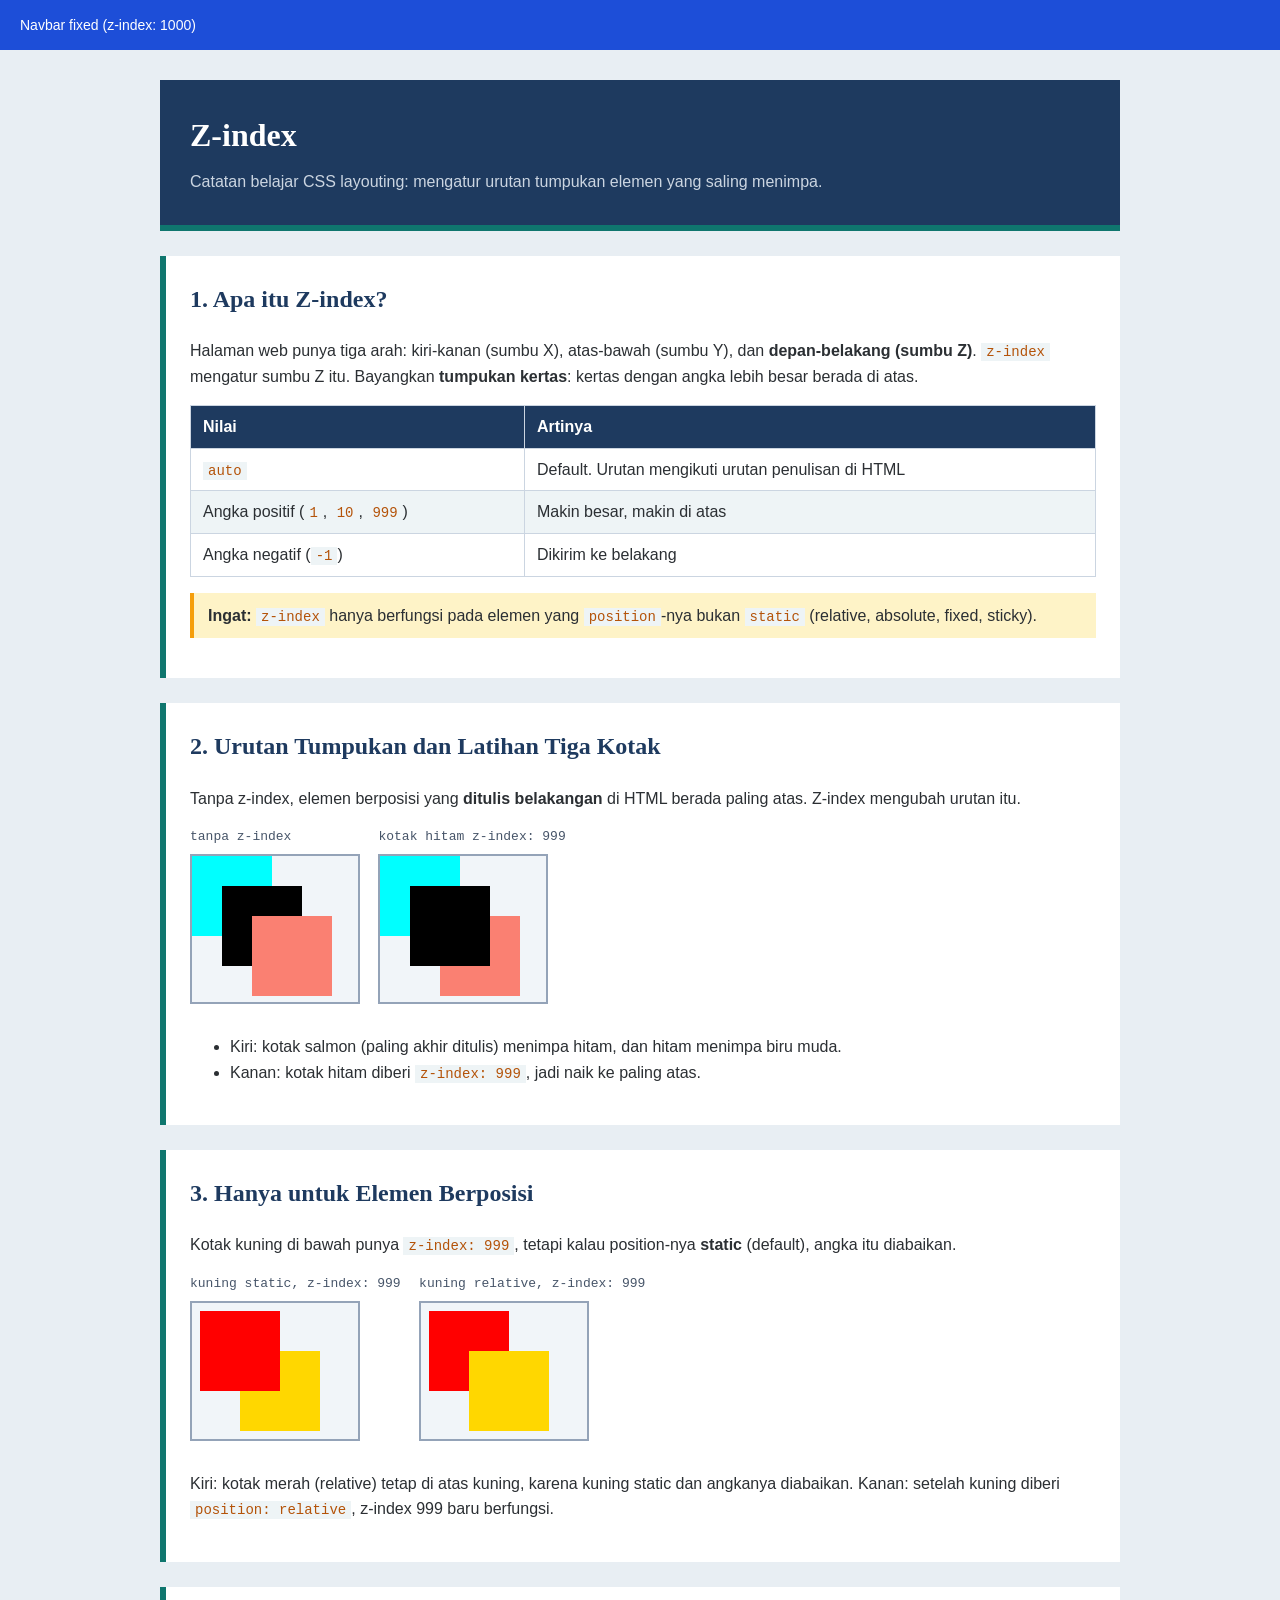
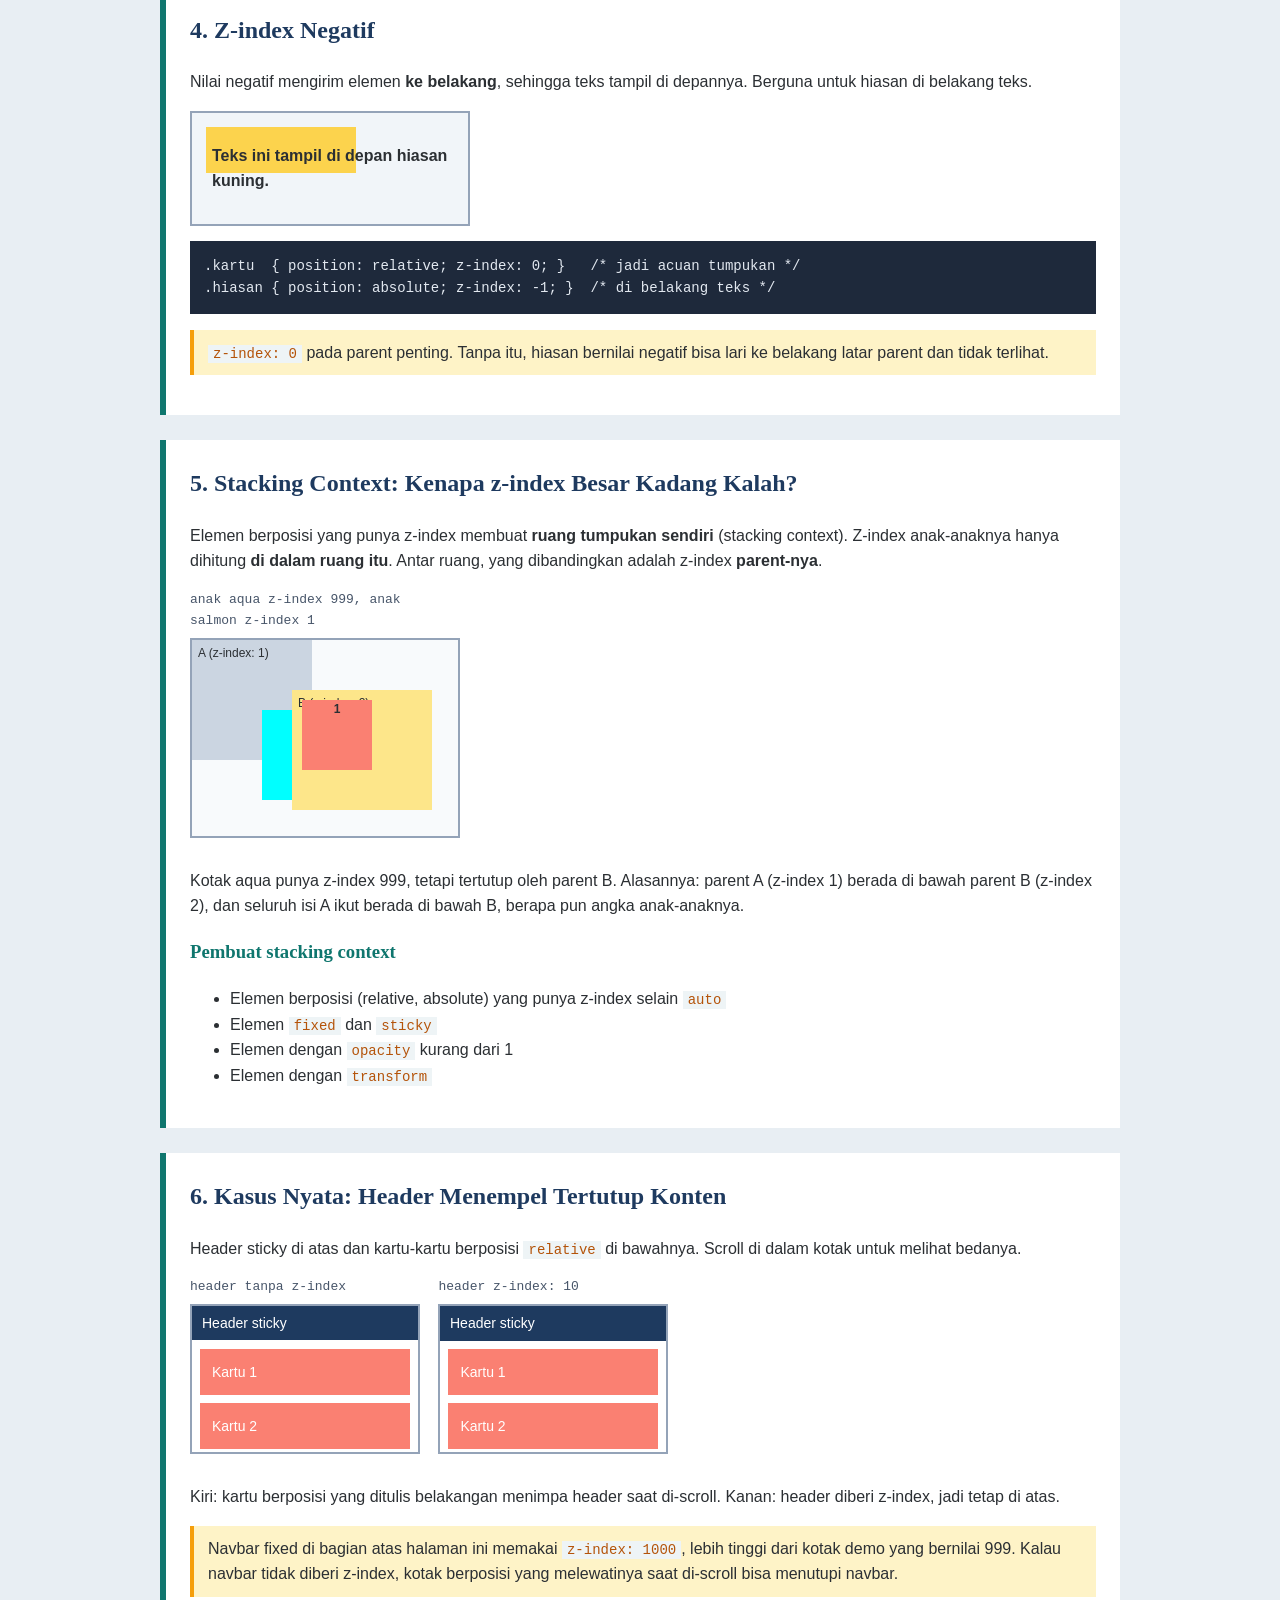
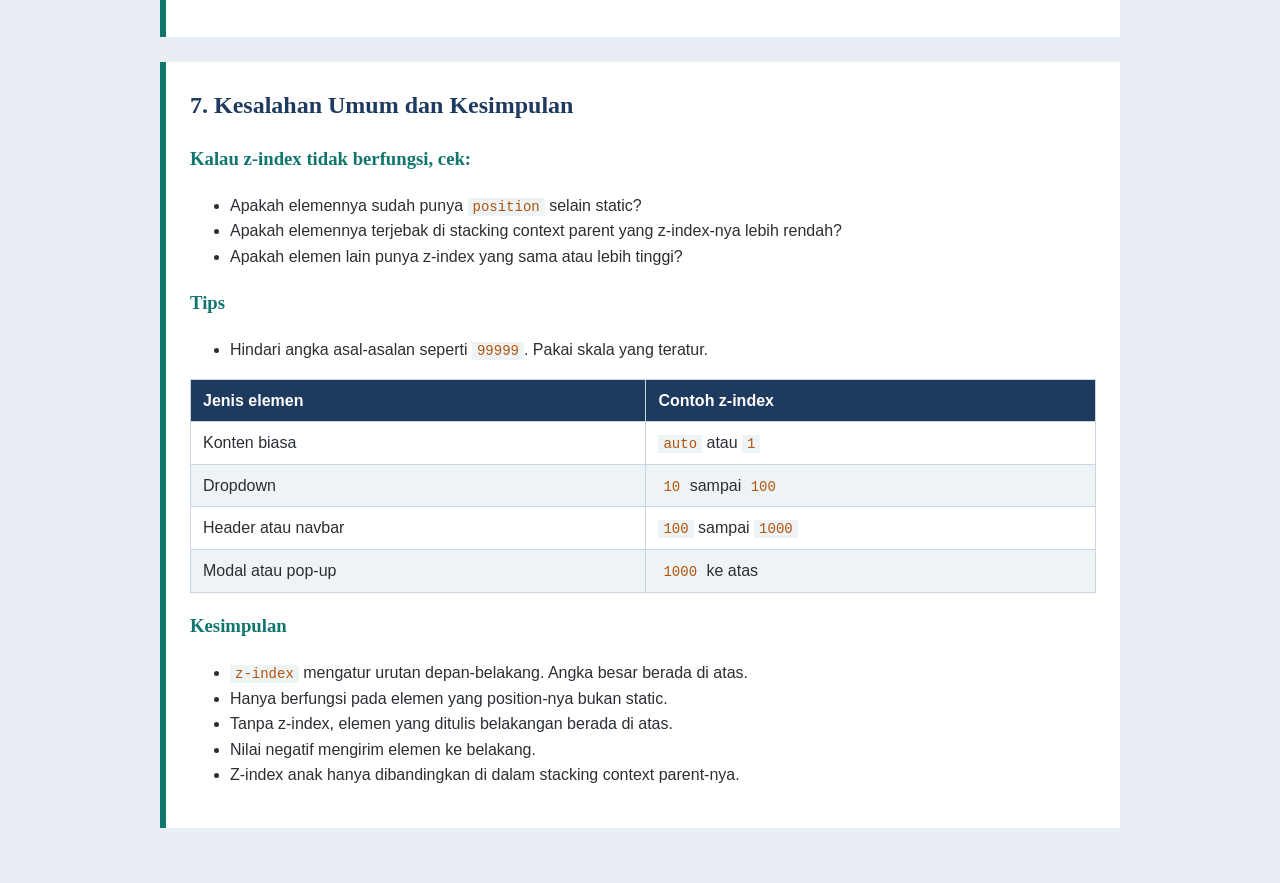
<file: Latihan-10/index.html>
<!DOCTYPE html>
<html lang="id">
<head>
    <meta charset="UTF-8">
    <meta name="viewport" content="width=device-width, initial-scale=1.0">
    <title>Z-index CSS Layouting</title>
    <link rel="stylesheet" href="style.css">
</head>
<body>

<!-- navbar fixed: menempel di atas layar. Z-index-nya dibuat paling tinggi
     supaya tidak tertutup kotak-kotak demo (z-index 999) saat di-scroll -->
<div class="navbar-fixed">Navbar fixed (z-index: 1000)</div>

<div class="wrapper">

    <!-- ===== JUDUL HALAMAN ===== -->
    <header class="judul">
        <h1>Z-index</h1>
        <p>Catatan belajar CSS layouting: mengatur urutan tumpukan elemen yang saling menimpa.</p>
    </header>


    <!-- ===== 1. APA ITU Z-INDEX ===== -->
    <section class="materi">
        <h2>1. Apa itu Z-index?</h2>
        <p>
            Halaman web punya tiga arah: kiri-kanan (sumbu X), atas-bawah (sumbu Y), dan
            <b>depan-belakang (sumbu Z)</b>. <code>z-index</code> mengatur sumbu Z itu.
            Bayangkan <b>tumpukan kertas</b>: kertas dengan angka lebih besar berada di atas.
        </p>

        <div class="tabel-wrap">
            <table>
                <thead>
                    <tr><th>Nilai</th><th>Artinya</th></tr>
                </thead>
                <tbody>
                    <tr><td><code>auto</code></td><td>Default. Urutan mengikuti urutan penulisan di HTML</td></tr>
                    <tr><td>Angka positif (<code>1</code>, <code>10</code>, <code>999</code>)</td><td>Makin besar, makin di atas</td></tr>
                    <tr><td>Angka negatif (<code>-1</code>)</td><td>Dikirim ke belakang</td></tr>
                </tbody>
            </table>
        </div>

        <p class="catatan">
            <b>Ingat:</b> <code>z-index</code> hanya berfungsi pada elemen yang
            <code>position</code>-nya bukan <code>static</code> (relative, absolute, fixed, sticky).
        </p>
    </section>


    <!-- ===== 2. URUTAN TUMPUKAN ===== -->
    <section class="materi">
        <h2>2. Urutan Tumpukan dan Latihan Tiga Kotak</h2>
        <p>
            Tanpa z-index, elemen berposisi yang <b>ditulis belakangan</b> di HTML berada paling atas.
            Z-index mengubah urutan itu.
        </p>

        <div class="baris">
            <div class="demo">
                <span class="label">tanpa z-index</span>
                <div class="induk-3">
                    <div class="b b1"></div>
                    <div class="b b2"></div>
                    <div class="b b3"></div>
                </div>
            </div>
            <div class="demo">
                <span class="label">kotak hitam z-index: 999</span>
                <div class="induk-3">
                    <div class="b b1"></div>
                    <div class="b b2 tinggi"></div>
                    <div class="b b3"></div>
                </div>
            </div>
        </div>

        <ul>
            <li>Kiri: kotak salmon (paling akhir ditulis) menimpa hitam, dan hitam menimpa biru muda.</li>
            <li>Kanan: kotak hitam diberi <code>z-index: 999</code>, jadi naik ke paling atas.</li>
        </ul>
    </section>


    <!-- ===== 3. HANYA UNTUK ELEMEN BERPOSISI ===== -->
    <section class="materi">
        <h2>3. Hanya untuk Elemen Berposisi</h2>
        <p>
            Kotak kuning di bawah punya <code>z-index: 999</code>, tetapi kalau
            position-nya <b>static</b> (default), angka itu diabaikan.
        </p>

        <div class="baris">
            <div class="demo">
                <span class="label">kuning static, z-index: 999</span>
                <div class="induk-s">
                    <div class="s1"></div>
                    <div class="s2"></div>
                </div>
            </div>
            <div class="demo">
                <span class="label">kuning relative, z-index: 999</span>
                <div class="induk-s">
                    <div class="s1"></div>
                    <div class="s2 s2-rel"></div>
                </div>
            </div>
        </div>

        <p>
            Kiri: kotak merah (relative) tetap di atas kuning, karena kuning static dan angkanya diabaikan.
            Kanan: setelah kuning diberi <code>position: relative</code>, z-index 999 baru berfungsi.
        </p>
    </section>


    <!-- ===== 4. Z-INDEX NEGATIF ===== -->
    <section class="materi">
        <h2>4. Z-index Negatif</h2>
        <p>
            Nilai negatif mengirim elemen <b>ke belakang</b>, sehingga teks tampil di depannya.
            Berguna untuk hiasan di belakang teks.
        </p>

        <div class="kartu-neg">
            <div class="hiasan"></div>
            <p>Teks ini tampil di depan hiasan kuning.</p>
        </div>

<pre><code>.kartu  { position: relative; z-index: 0; }   /* jadi acuan tumpukan */
.hiasan { position: absolute; z-index: -1; }  /* di belakang teks */</code></pre>

        <p class="catatan">
            <code>z-index: 0</code> pada parent penting. Tanpa itu, hiasan bernilai negatif bisa
            lari ke belakang latar parent dan tidak terlihat.
        </p>
    </section>


    <!-- ===== 5. STACKING CONTEXT ===== -->
    <section class="materi">
        <h2>5. Stacking Context: Kenapa z-index Besar Kadang Kalah?</h2>
        <p>
            Elemen berposisi yang punya z-index membuat <b>ruang tumpukan sendiri</b> (stacking context).
            Z-index anak-anaknya hanya dihitung <b>di dalam ruang itu</b>. Antar ruang,
            yang dibandingkan adalah z-index <b>parent-nya</b>.
        </p>

        <div class="baris">
            <div class="demo">
                <span class="label">anak aqua z-index 999, anak salmon z-index 1</span>
                <div class="induk-z">
                    <div class="ctx ctx-a">
                        A (z-index: 1)
                        <div class="anak anak-a">999</div>
                    </div>
                    <div class="ctx ctx-b">
                        B (z-index: 2)
                        <div class="anak anak-b">1</div>
                    </div>
                </div>
            </div>
        </div>

        <p>
            Kotak aqua punya z-index 999, tetapi tertutup oleh parent B. Alasannya:
            parent A (z-index 1) berada di bawah parent B (z-index 2),
            dan seluruh isi A ikut berada di bawah B, berapa pun angka anak-anaknya.
        </p>

        <h3>Pembuat stacking context</h3>
        <ul>
            <li>Elemen berposisi (relative, absolute) yang punya z-index selain <code>auto</code></li>
            <li>Elemen <code>fixed</code> dan <code>sticky</code></li>
            <li>Elemen dengan <code>opacity</code> kurang dari 1</li>
            <li>Elemen dengan <code>transform</code></li>
        </ul>
    </section>


    <!-- ===== 6. KASUS NYATA: HEADER TERTUTUP ===== -->
    <section class="materi">
        <h2>6. Kasus Nyata: Header Menempel Tertutup Konten</h2>
        <p>
            Header sticky di atas dan kartu-kartu berposisi <code>relative</code> di bawahnya.
            Scroll di dalam kotak untuk melihat bedanya.
        </p>

        <div class="baris">
            <div class="demo">
                <span class="label">header tanpa z-index</span>
                <div class="kotak-scroll">
                    <div class="header-s">Header sticky</div>
                    <div class="kartu-s">Kartu 1</div>
                    <div class="kartu-s">Kartu 2</div>
                    <div class="kartu-s">Kartu 3</div>
                    <div class="kartu-s">Kartu 4</div>
                    <div class="kartu-s">Kartu 5</div>
                    <div class="kartu-s">Kartu 6</div>
                </div>
            </div>
            <div class="demo">
                <span class="label">header z-index: 10</span>
                <div class="kotak-scroll">
                    <div class="header-s header-z">Header sticky</div>
                    <div class="kartu-s">Kartu 1</div>
                    <div class="kartu-s">Kartu 2</div>
                    <div class="kartu-s">Kartu 3</div>
                    <div class="kartu-s">Kartu 4</div>
                    <div class="kartu-s">Kartu 5</div>
                    <div class="kartu-s">Kartu 6</div>
                </div>
            </div>
        </div>

        <p>
            Kiri: kartu berposisi yang ditulis belakangan menimpa header saat di-scroll.
            Kanan: header diberi z-index, jadi tetap di atas.
        </p>

        <p class="catatan">
            Navbar fixed di bagian atas halaman ini memakai <code>z-index: 1000</code>,
            lebih tinggi dari kotak demo yang bernilai 999. Kalau navbar tidak diberi z-index,
            kotak berposisi yang melewatinya saat di-scroll bisa menutupi navbar.
        </p>
    </section>


    <!-- ===== 7. KESALAHAN UMUM DAN KESIMPULAN ===== -->
    <section class="materi">
        <h2>7. Kesalahan Umum dan Kesimpulan</h2>

        <h3>Kalau z-index tidak berfungsi, cek:</h3>
        <ul>
            <li>Apakah elemennya sudah punya <code>position</code> selain static?</li>
            <li>Apakah elemennya terjebak di stacking context parent yang z-index-nya lebih rendah?</li>
            <li>Apakah elemen lain punya z-index yang sama atau lebih tinggi?</li>
        </ul>

        <h3>Tips</h3>
        <ul>
            <li>Hindari angka asal-asalan seperti <code>99999</code>. Pakai skala yang teratur.</li>
        </ul>

        <div class="tabel-wrap">
            <table>
                <thead>
                    <tr><th>Jenis elemen</th><th>Contoh z-index</th></tr>
                </thead>
                <tbody>
                    <tr><td>Konten biasa</td><td><code>auto</code> atau <code>1</code></td></tr>
                    <tr><td>Dropdown</td><td><code>10</code> sampai <code>100</code></td></tr>
                    <tr><td>Header atau navbar</td><td><code>100</code> sampai <code>1000</code></td></tr>
                    <tr><td>Modal atau pop-up</td><td><code>1000</code> ke atas</td></tr>
                </tbody>
            </table>
        </div>

        <h3>Kesimpulan</h3>
        <ul>
            <li><code>z-index</code> mengatur urutan depan-belakang. Angka besar berada di atas.</li>
            <li>Hanya berfungsi pada elemen yang position-nya bukan static.</li>
            <li>Tanpa z-index, elemen yang ditulis belakangan berada di atas.</li>
            <li>Nilai negatif mengirim elemen ke belakang.</li>
            <li>Z-index anak hanya dibandingkan di dalam stacking context parent-nya.</li>
        </ul>
    </section>

</div>
</body>
</html>
</file>
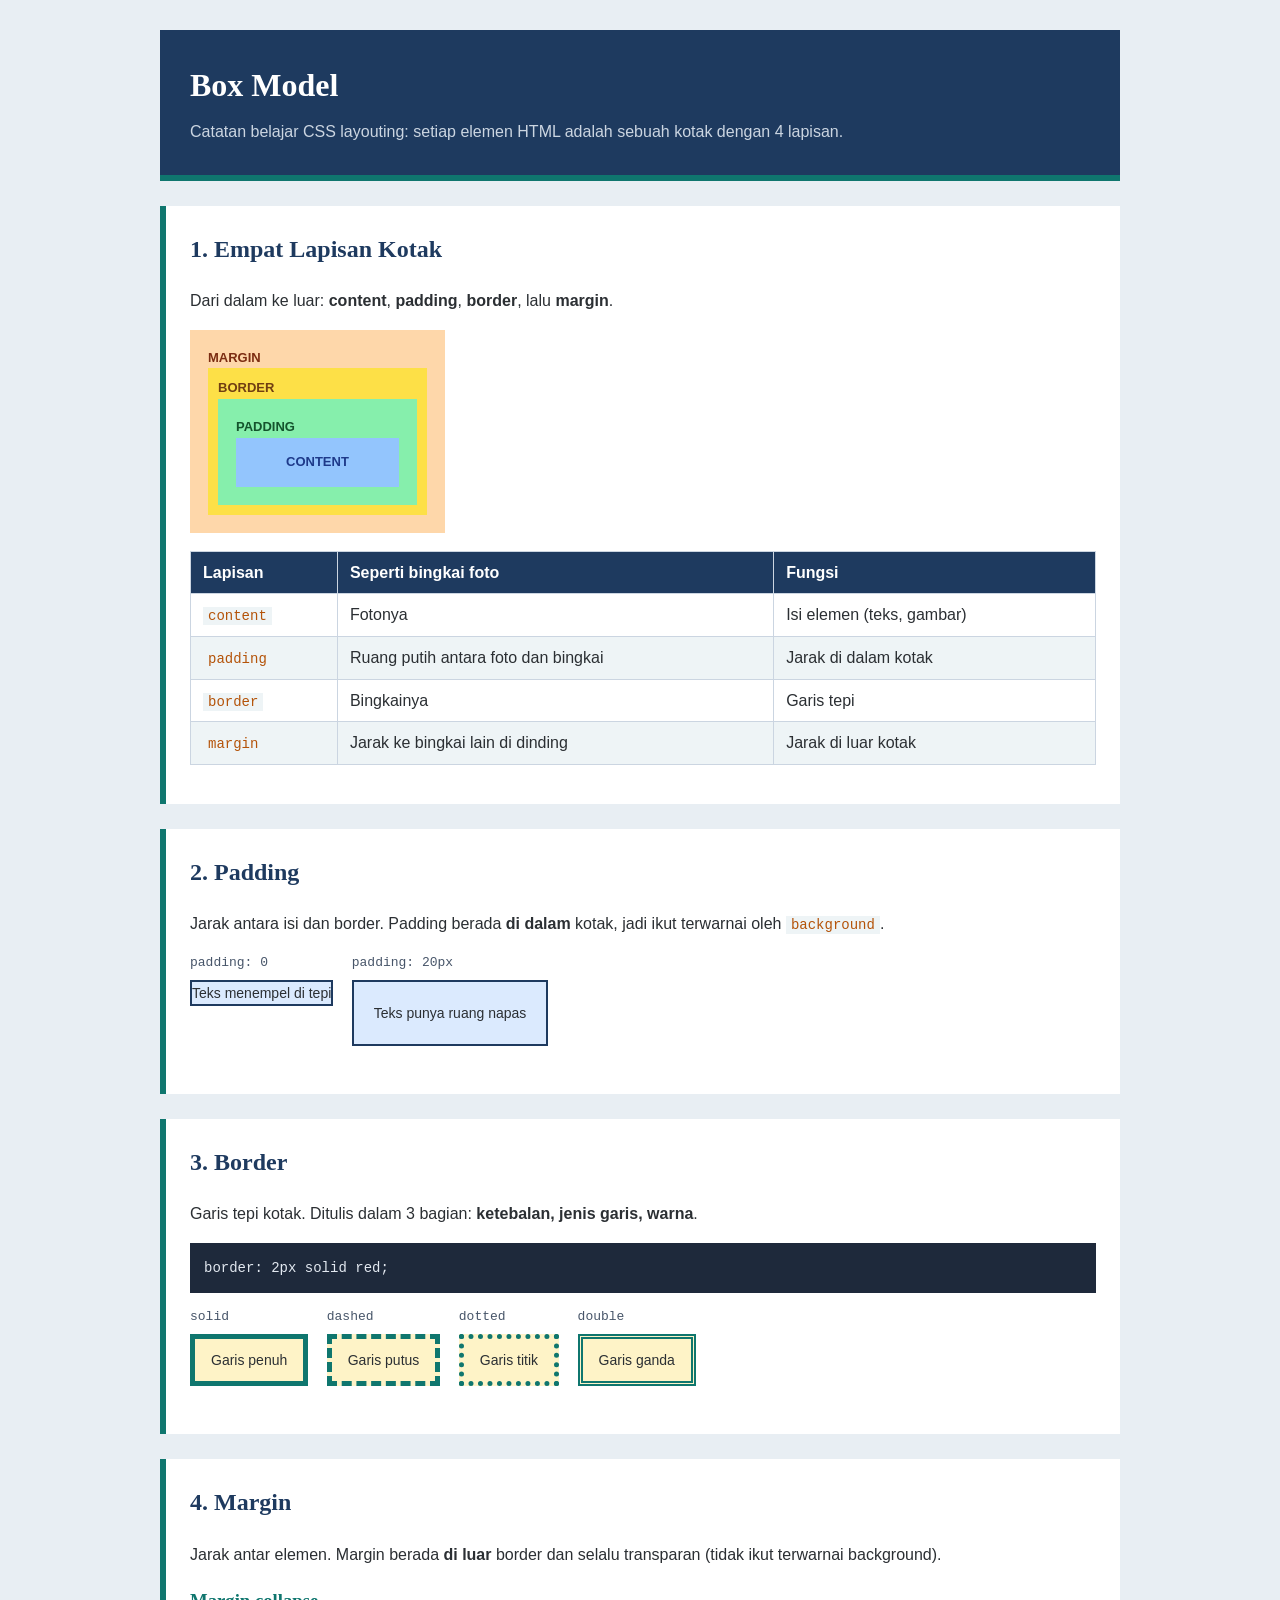
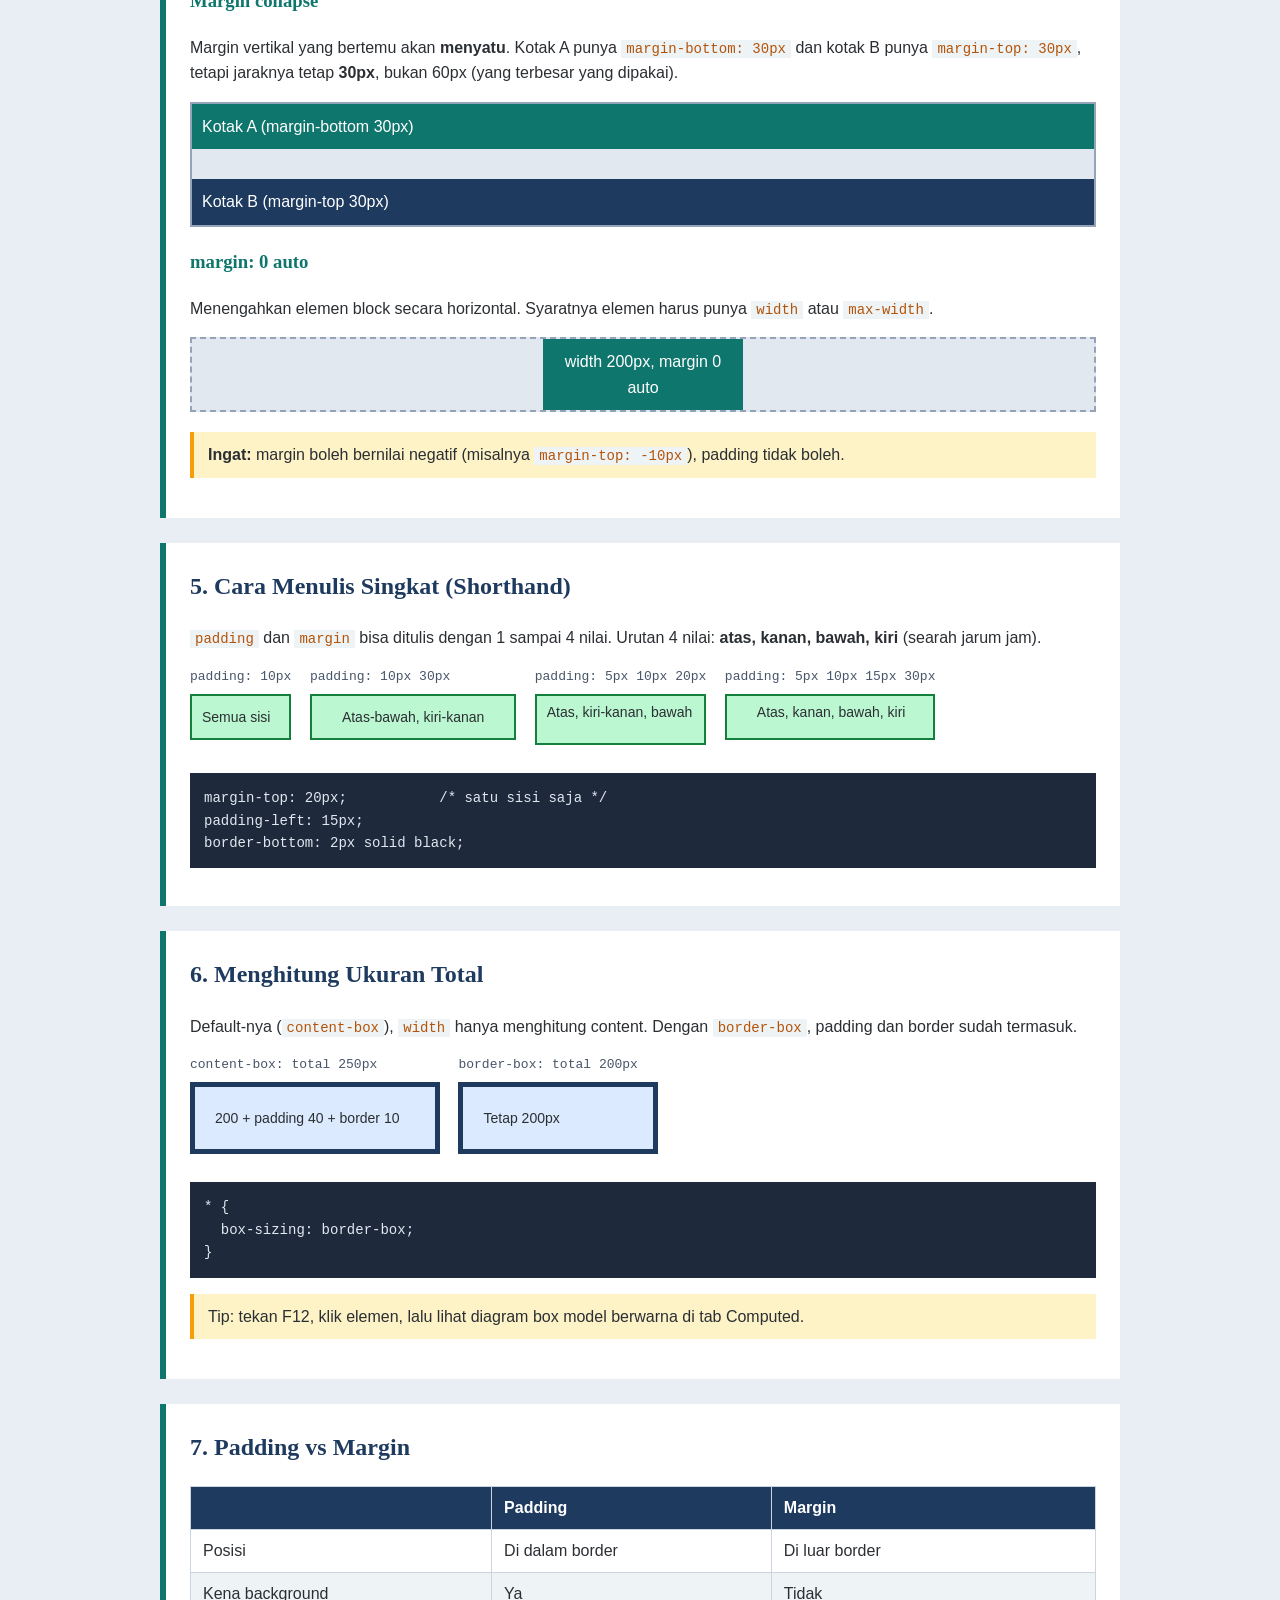
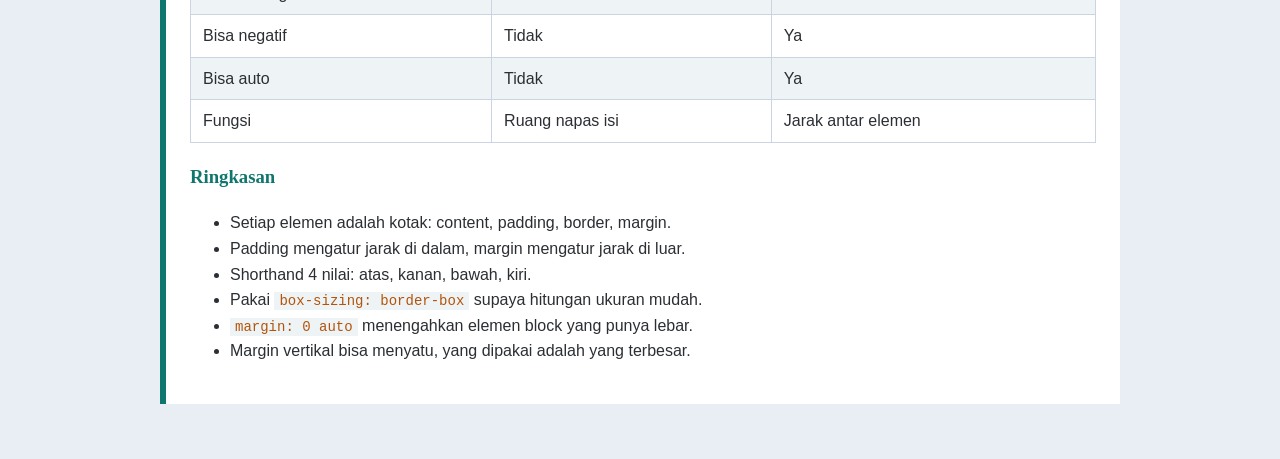
<file: Latihan-3/index.html>
<!DOCTYPE html>
<html lang="id">
<head>
    <meta charset="UTF-8">
    <meta name="viewport" content="width=device-width, initial-scale=1.0">
    <title>Box Model CSS Layouting</title>
    <link rel="stylesheet" href="style.css">
</head>
<body>
<div class="wrapper">

    <!-- ===== JUDUL HALAMAN ===== -->
    <header class="judul">
        <h1>Box Model</h1>
        <p>Catatan belajar CSS layouting: setiap elemen HTML adalah sebuah kotak dengan 4 lapisan.</p>
    </header>


    <!-- ===== 1. KONSEP 4 LAPISAN ===== -->
    <section class="materi">
        <h2>1. Empat Lapisan Kotak</h2>
        <p>Dari dalam ke luar: <b>content</b>, <b>padding</b>, <b>border</b>, lalu <b>margin</b>.</p>

        <!-- diagram: kotak bersarang, tiap lapisan diberi warna sendiri -->
        <div class="lap-margin">
            MARGIN
            <div class="lap-border">
                BORDER
                <div class="lap-padding">
                    PADDING
                    <div class="lap-content">CONTENT</div>
                </div>
            </div>
        </div>

        <div class="tabel-wrap">
            <table>
                <thead>
                    <tr><th>Lapisan</th><th>Seperti bingkai foto</th><th>Fungsi</th></tr>
                </thead>
                <tbody>
                    <tr><td><code>content</code></td><td>Fotonya</td><td>Isi elemen (teks, gambar)</td></tr>
                    <tr><td><code>padding</code></td><td>Ruang putih antara foto dan bingkai</td><td>Jarak di dalam kotak</td></tr>
                    <tr><td><code>border</code></td><td>Bingkainya</td><td>Garis tepi</td></tr>
                    <tr><td><code>margin</code></td><td>Jarak ke bingkai lain di dinding</td><td>Jarak di luar kotak</td></tr>
                </tbody>
            </table>
        </div>
    </section>


    <!-- ===== 2. PADDING ===== -->
    <section class="materi">
        <h2>2. Padding</h2>
        <p>
            Jarak antara isi dan border. Padding berada <b>di dalam</b> kotak,
            jadi ikut terwarnai oleh <code>background</code>.
        </p>

        <div class="baris">
            <div class="demo">
                <span class="label">padding: 0</span>
                <div class="p-tanpa">Teks menempel di tepi</div>
            </div>
            <div class="demo">
                <span class="label">padding: 20px</span>
                <div class="p-dengan">Teks punya ruang napas</div>
            </div>
        </div>
    </section>


    <!-- ===== 3. BORDER ===== -->
    <section class="materi">
        <h2>3. Border</h2>
        <p>
            Garis tepi kotak. Ditulis dalam 3 bagian:
            <b>ketebalan, jenis garis, warna</b>.
        </p>

<pre><code>border: 2px solid red;</code></pre>

        <div class="baris">
            <div class="demo">
                <span class="label">solid</span>
                <div class="b-solid">Garis penuh</div>
            </div>
            <div class="demo">
                <span class="label">dashed</span>
                <div class="b-dashed">Garis putus</div>
            </div>
            <div class="demo">
                <span class="label">dotted</span>
                <div class="b-dotted">Garis titik</div>
            </div>
            <div class="demo">
                <span class="label">double</span>
                <div class="b-double">Garis ganda</div>
            </div>
        </div>
    </section>


    <!-- ===== 4. MARGIN ===== -->
    <section class="materi">
        <h2>4. Margin</h2>
        <p>
            Jarak antar elemen. Margin berada <b>di luar</b> border dan selalu transparan
            (tidak ikut terwarnai background).
        </p>

        <h3>Margin collapse</h3>
        <p>
            Margin vertikal yang bertemu akan <b>menyatu</b>. Kotak A punya
            <code>margin-bottom: 30px</code> dan kotak B punya <code>margin-top: 30px</code>,
            tetapi jaraknya tetap <b>30px</b>, bukan 60px (yang terbesar yang dipakai).
        </p>
        <div class="area-margin">
            <div class="m-a">Kotak A (margin-bottom 30px)</div>
            <div class="m-b">Kotak B (margin-top 30px)</div>
        </div>

        <h3>margin: 0 auto</h3>
        <p>Menengahkan elemen block secara horizontal. Syaratnya elemen harus punya <code>width</code> atau <code>max-width</code>.</p>
        <div class="induk-tengah">
            <div class="tengah">width 200px, margin 0 auto</div>
        </div>

        <p class="catatan">
            <b>Ingat:</b> margin boleh bernilai negatif (misalnya <code>margin-top: -10px</code>),
            padding tidak boleh.
        </p>
    </section>


    <!-- ===== 5. SHORTHAND ===== -->
    <section class="materi">
        <h2>5. Cara Menulis Singkat (Shorthand)</h2>
        <p>
            <code>padding</code> dan <code>margin</code> bisa ditulis dengan 1 sampai 4 nilai.
            Urutan 4 nilai: <b>atas, kanan, bawah, kiri</b> (searah jarum jam).
        </p>

        <div class="baris">
            <div class="demo">
                <span class="label">padding: 10px</span>
                <div class="sh-1">Semua sisi</div>
            </div>
            <div class="demo">
                <span class="label">padding: 10px 30px</span>
                <div class="sh-2">Atas-bawah, kiri-kanan</div>
            </div>
            <div class="demo">
                <span class="label">padding: 5px 10px 20px</span>
                <div class="sh-3">Atas, kiri-kanan, bawah</div>
            </div>
            <div class="demo">
                <span class="label">padding: 5px 10px 15px 30px</span>
                <div class="sh-4">Atas, kanan, bawah, kiri</div>
            </div>
        </div>

<pre><code>margin-top: 20px;           /* satu sisi saja */
padding-left: 15px;
border-bottom: 2px solid black;</code></pre>
    </section>


    <!-- ===== 6. UKURAN TOTAL ===== -->
    <section class="materi">
        <h2>6. Menghitung Ukuran Total</h2>
        <p>
            Default-nya (<code>content-box</code>), <code>width</code> hanya menghitung content.
            Dengan <code>border-box</code>, padding dan border sudah termasuk.
        </p>

        <div class="baris">
            <div class="demo">
                <span class="label">content-box: total 250px</span>
                <div class="cb">200 + padding 40 + border 10</div>
            </div>
            <div class="demo">
                <span class="label">border-box: total 200px</span>
                <div class="bb">Tetap 200px</div>
            </div>
        </div>

<pre><code>* {
  box-sizing: border-box;
}</code></pre>
        <p class="catatan">Tip: tekan F12, klik elemen, lalu lihat diagram box model berwarna di tab Computed.</p>
    </section>


    <!-- ===== 7. PERBANDINGAN & RINGKASAN ===== -->
    <section class="materi">
        <h2>7. Padding vs Margin</h2>
        <div class="tabel-wrap">
            <table>
                <thead>
                    <tr><th></th><th>Padding</th><th>Margin</th></tr>
                </thead>
                <tbody>
                    <tr><td>Posisi</td><td>Di dalam border</td><td>Di luar border</td></tr>
                    <tr><td>Kena background</td><td>Ya</td><td>Tidak</td></tr>
                    <tr><td>Bisa negatif</td><td>Tidak</td><td>Ya</td></tr>
                    <tr><td>Bisa auto</td><td>Tidak</td><td>Ya</td></tr>
                    <tr><td>Fungsi</td><td>Ruang napas isi</td><td>Jarak antar elemen</td></tr>
                </tbody>
            </table>
        </div>

        <h3>Ringkasan</h3>
        <ul>
            <li>Setiap elemen adalah kotak: content, padding, border, margin.</li>
            <li>Padding mengatur jarak di dalam, margin mengatur jarak di luar.</li>
            <li>Shorthand 4 nilai: atas, kanan, bawah, kiri.</li>
            <li>Pakai <code>box-sizing: border-box</code> supaya hitungan ukuran mudah.</li>
            <li><code>margin: 0 auto</code> menengahkan elemen block yang punya lebar.</li>
            <li>Margin vertikal bisa menyatu, yang dipakai adalah yang terbesar.</li>
        </ul>
    </section>

</div>
</body>
</html>
</file>
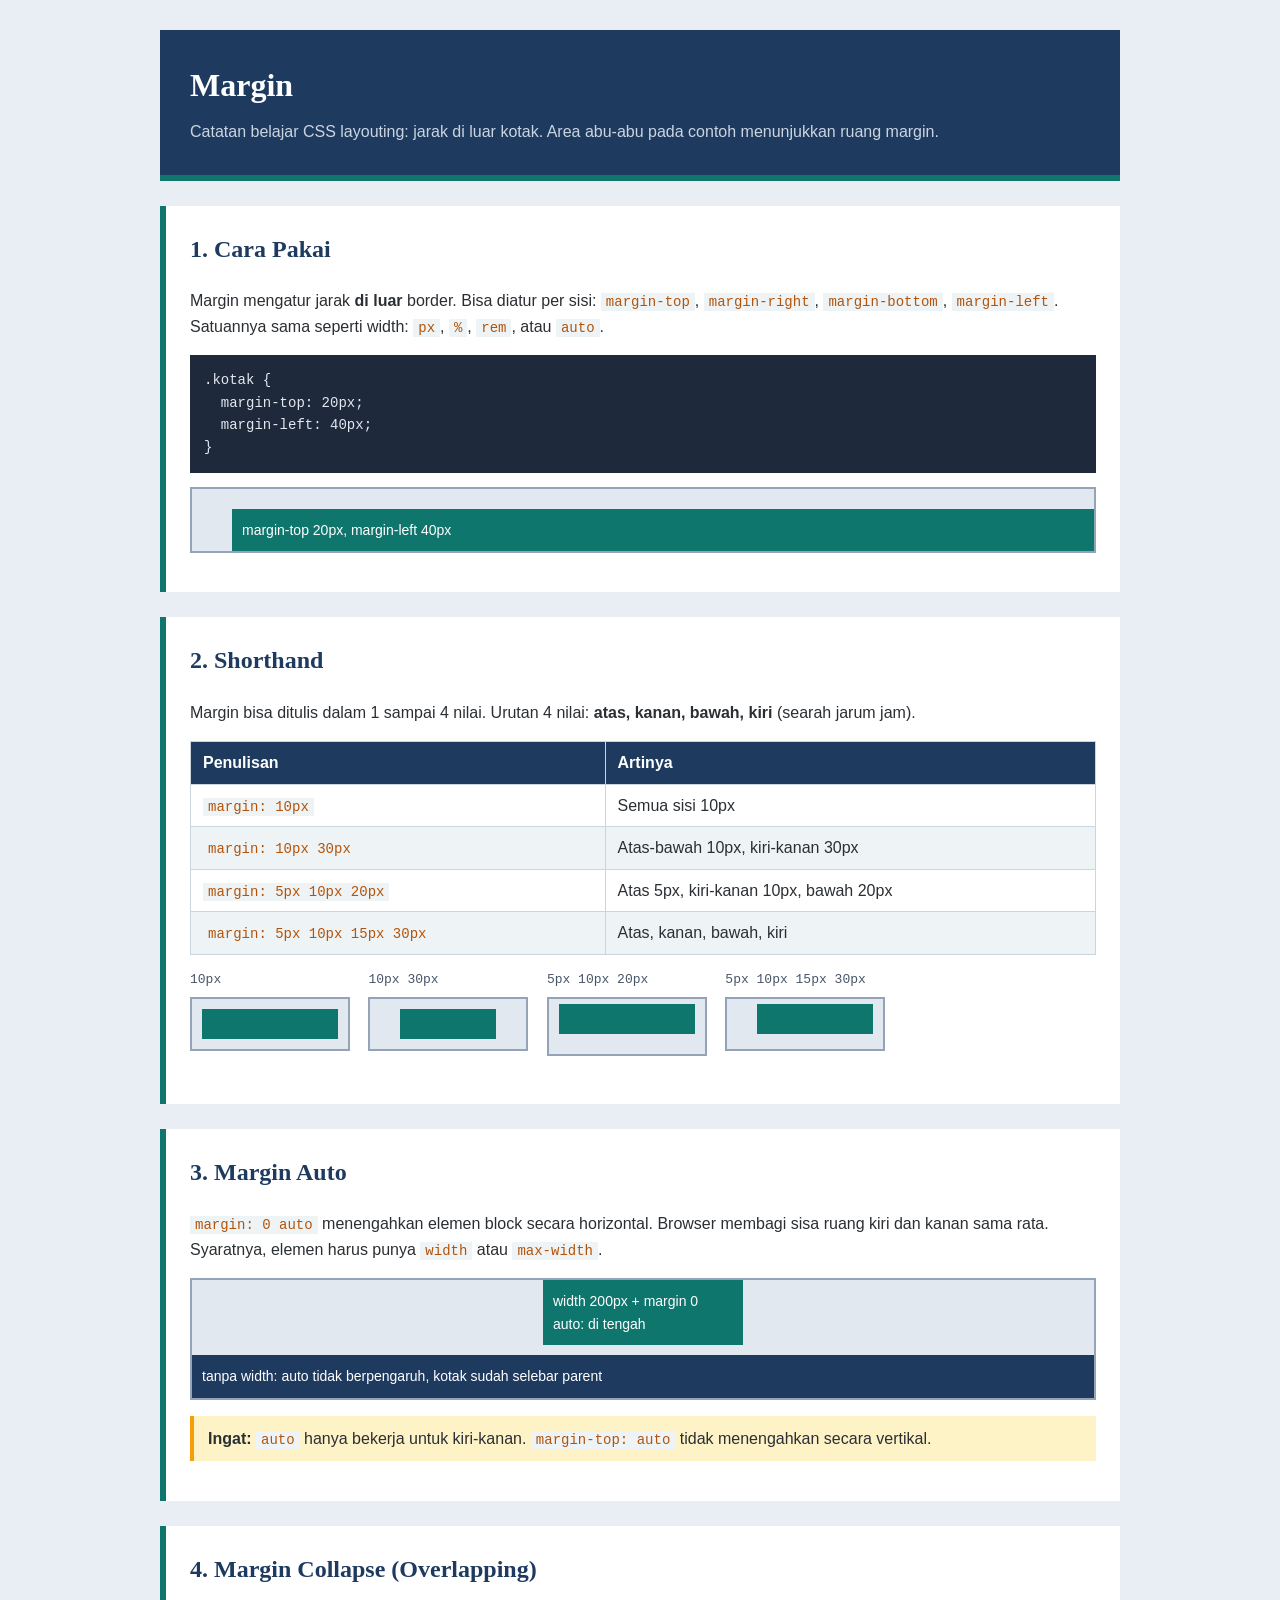
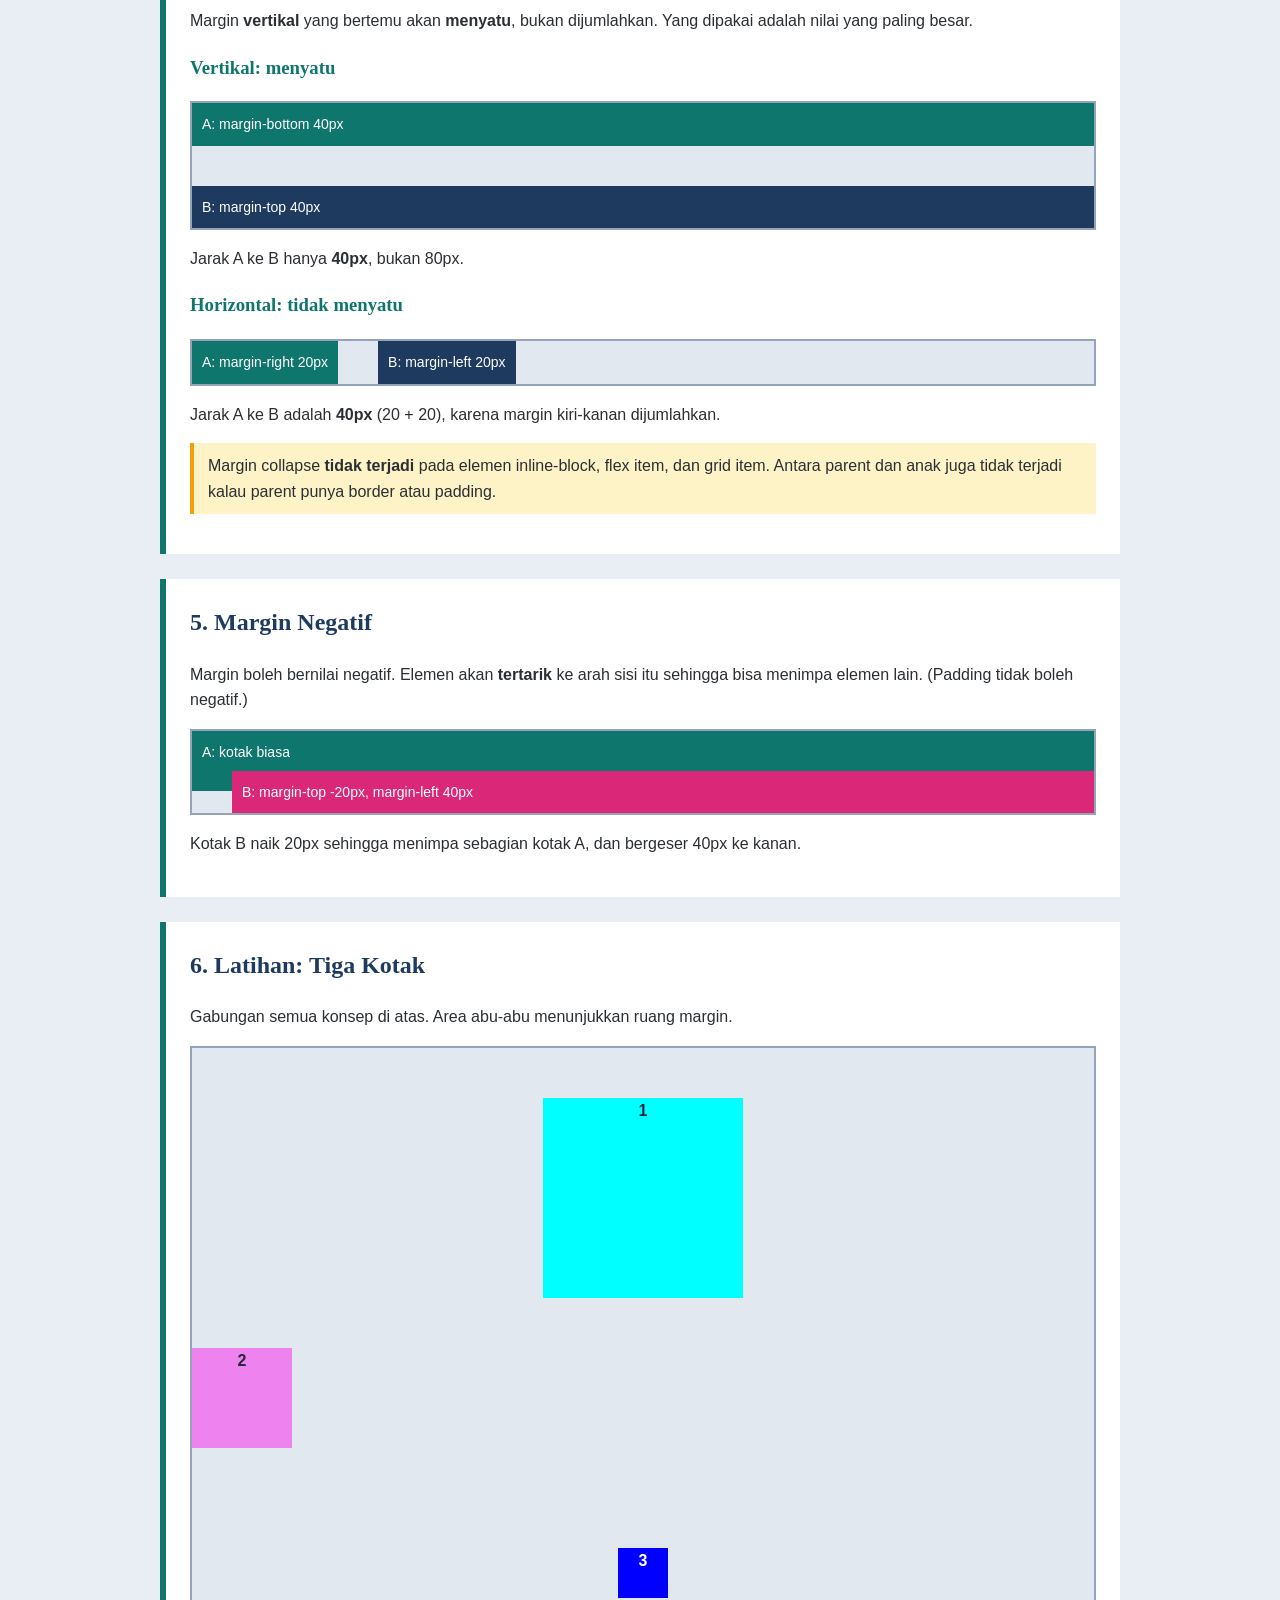
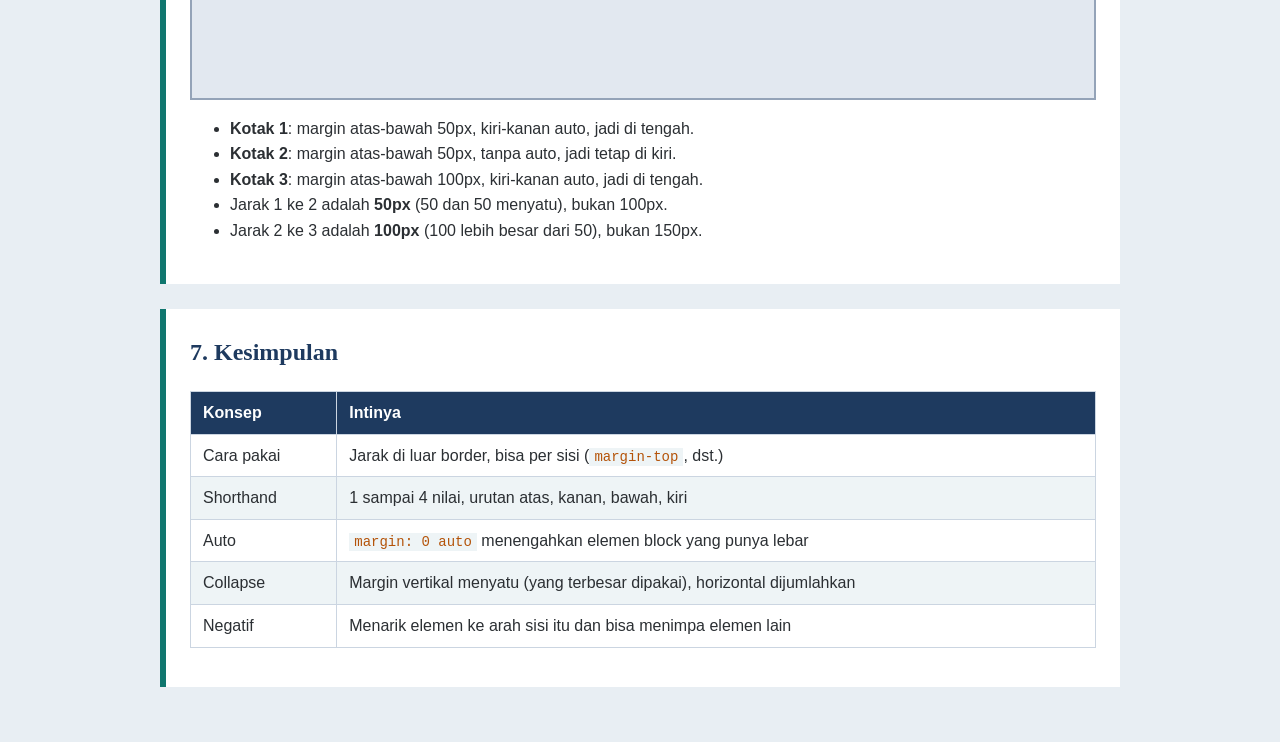
<file: Latihan-4/index.html>
<!DOCTYPE html>
<html lang="id">
<head>
    <meta charset="UTF-8">
    <meta name="viewport" content="width=device-width, initial-scale=1.0">
    <title>Latihan Margin CSS Layouting</title>
    <link rel="stylesheet" href="style.css">
</head>
<body>
<div class="wrapper">

    <!-- ===== JUDUL HALAMAN ===== -->
    <header class="judul">
        <h1>Margin</h1>
        <p>Catatan belajar CSS layouting: jarak di luar kotak. Area abu-abu pada contoh menunjukkan ruang margin.</p>
    </header>


    <!-- ===== 1. CARA PAKAI ===== -->
    <section class="materi">
        <h2>1. Cara Pakai</h2>
        <p>
            Margin mengatur jarak <b>di luar</b> border. Bisa diatur per sisi:
            <code>margin-top</code>, <code>margin-right</code>, <code>margin-bottom</code>,
            <code>margin-left</code>. Satuannya sama seperti width: <code>px</code>,
            <code>%</code>, <code>rem</code>, atau <code>auto</code>.
        </p>

<pre><code>.kotak {
  margin-top: 20px;
  margin-left: 40px;
}</code></pre>

        <!-- area abu-abu = ruang yang ditempati margin -->
        <div class="area">
            <div class="contoh-margin">margin-top 20px, margin-left 40px</div>
        </div>
    </section>


    <!-- ===== 2. SHORTHAND ===== -->
    <section class="materi">
        <h2>2. Shorthand</h2>
        <p>
            Margin bisa ditulis dalam 1 sampai 4 nilai. Urutan 4 nilai:
            <b>atas, kanan, bawah, kiri</b> (searah jarum jam).
        </p>

        <div class="tabel-wrap">
            <table>
                <thead>
                    <tr><th>Penulisan</th><th>Artinya</th></tr>
                </thead>
                <tbody>
                    <tr><td><code>margin: 10px</code></td><td>Semua sisi 10px</td></tr>
                    <tr><td><code>margin: 10px 30px</code></td><td>Atas-bawah 10px, kiri-kanan 30px</td></tr>
                    <tr><td><code>margin: 5px 10px 20px</code></td><td>Atas 5px, kiri-kanan 10px, bawah 20px</td></tr>
                    <tr><td><code>margin: 5px 10px 15px 30px</code></td><td>Atas, kanan, bawah, kiri</td></tr>
                </tbody>
            </table>
        </div>

        <div class="baris">
            <div class="demo">
                <span class="label">10px</span>
                <div class="area-mini"><div class="sh-1"></div></div>
            </div>
            <div class="demo">
                <span class="label">10px 30px</span>
                <div class="area-mini"><div class="sh-2"></div></div>
            </div>
            <div class="demo">
                <span class="label">5px 10px 20px</span>
                <div class="area-mini"><div class="sh-3"></div></div>
            </div>
            <div class="demo">
                <span class="label">5px 10px 15px 30px</span>
                <div class="area-mini"><div class="sh-4"></div></div>
            </div>
        </div>
    </section>


    <!-- ===== 3. AUTO ===== -->
    <section class="materi">
        <h2>3. Margin Auto</h2>
        <p>
            <code>margin: 0 auto</code> menengahkan elemen block secara horizontal.
            Browser membagi sisa ruang kiri dan kanan sama rata.
            Syaratnya, elemen harus punya <code>width</code> atau <code>max-width</code>.
        </p>

        <div class="area">
            <div class="tengah">width 200px + margin 0 auto: di tengah</div>
            <div class="tanpa-lebar">tanpa width: auto tidak berpengaruh, kotak sudah selebar parent</div>
        </div>

        <p class="catatan">
            <b>Ingat:</b> <code>auto</code> hanya bekerja untuk kiri-kanan.
            <code>margin-top: auto</code> tidak menengahkan secara vertikal.
        </p>
    </section>


    <!-- ===== 4. MARGIN COLLAPSE (OVERLAPPING) ===== -->
    <section class="materi">
        <h2>4. Margin Collapse (Overlapping)</h2>
        <p>
            Margin <b>vertikal</b> yang bertemu akan <b>menyatu</b>, bukan dijumlahkan.
            Yang dipakai adalah nilai yang paling besar.
        </p>

        <h3>Vertikal: menyatu</h3>
        <div class="area">
            <div class="c-a">A: margin-bottom 40px</div>
            <div class="c-b">B: margin-top 40px</div>
        </div>
        <p>Jarak A ke B hanya <b>40px</b>, bukan 80px.</p>

        <h3>Horizontal: tidak menyatu</h3>
        <div class="area">
            <div class="h-a">A: margin-right 20px</div><div class="h-b">B: margin-left 20px</div>
        </div>
        <p>Jarak A ke B adalah <b>40px</b> (20 + 20), karena margin kiri-kanan dijumlahkan.</p>

        <p class="catatan">
            Margin collapse <b>tidak terjadi</b> pada elemen inline-block, flex item, dan grid item.
            Antara parent dan anak juga tidak terjadi kalau parent punya border atau padding.
        </p>
    </section>


    <!-- ===== 5. MARGIN NEGATIF ===== -->
    <section class="materi">
        <h2>5. Margin Negatif</h2>
        <p>
            Margin boleh bernilai negatif. Elemen akan <b>tertarik</b> ke arah sisi itu
            sehingga bisa menimpa elemen lain. (Padding tidak boleh negatif.)
        </p>

        <div class="area">
            <div class="n-a">A: kotak biasa</div>
            <div class="n-b">B: margin-top -20px, margin-left 40px</div>
        </div>
        <p>Kotak B naik 20px sehingga menimpa sebagian kotak A, dan bergeser 40px ke kanan.</p>
    </section>


    <!-- ===== 6. LATIHAN: TIGA KOTAK ===== -->
    <section class="materi">
        <h2>6. Latihan: Tiga Kotak</h2>
        <p>Gabungan semua konsep di atas. Area abu-abu menunjukkan ruang margin.</p>

        <div class="area latihan">
            <div class="satu">1</div>
            <div class="dua">2</div>
            <div class="tiga">3</div>
        </div>

        <ul>
            <li><b>Kotak 1</b>: margin atas-bawah 50px, kiri-kanan auto, jadi di tengah.</li>
            <li><b>Kotak 2</b>: margin atas-bawah 50px, tanpa auto, jadi tetap di kiri.</li>
            <li><b>Kotak 3</b>: margin atas-bawah 100px, kiri-kanan auto, jadi di tengah.</li>
            <li>Jarak 1 ke 2 adalah <b>50px</b> (50 dan 50 menyatu), bukan 100px.</li>
            <li>Jarak 2 ke 3 adalah <b>100px</b> (100 lebih besar dari 50), bukan 150px.</li>
        </ul>
    </section>


    <!-- ===== 7. KESIMPULAN ===== -->
    <section class="materi">
        <h2>7. Kesimpulan</h2>

        <div class="tabel-wrap">
            <table>
                <thead>
                    <tr><th>Konsep</th><th>Intinya</th></tr>
                </thead>
                <tbody>
                    <tr><td>Cara pakai</td><td>Jarak di luar border, bisa per sisi (<code>margin-top</code>, dst.)</td></tr>
                    <tr><td>Shorthand</td><td>1 sampai 4 nilai, urutan atas, kanan, bawah, kiri</td></tr>
                    <tr><td>Auto</td><td><code>margin: 0 auto</code> menengahkan elemen block yang punya lebar</td></tr>
                    <tr><td>Collapse</td><td>Margin vertikal menyatu (yang terbesar dipakai), horizontal dijumlahkan</td></tr>
                    <tr><td>Negatif</td><td>Menarik elemen ke arah sisi itu dan bisa menimpa elemen lain</td></tr>
                </tbody>
            </table>
        </div>
    </section>

</div>
</body>
</html>
</file>
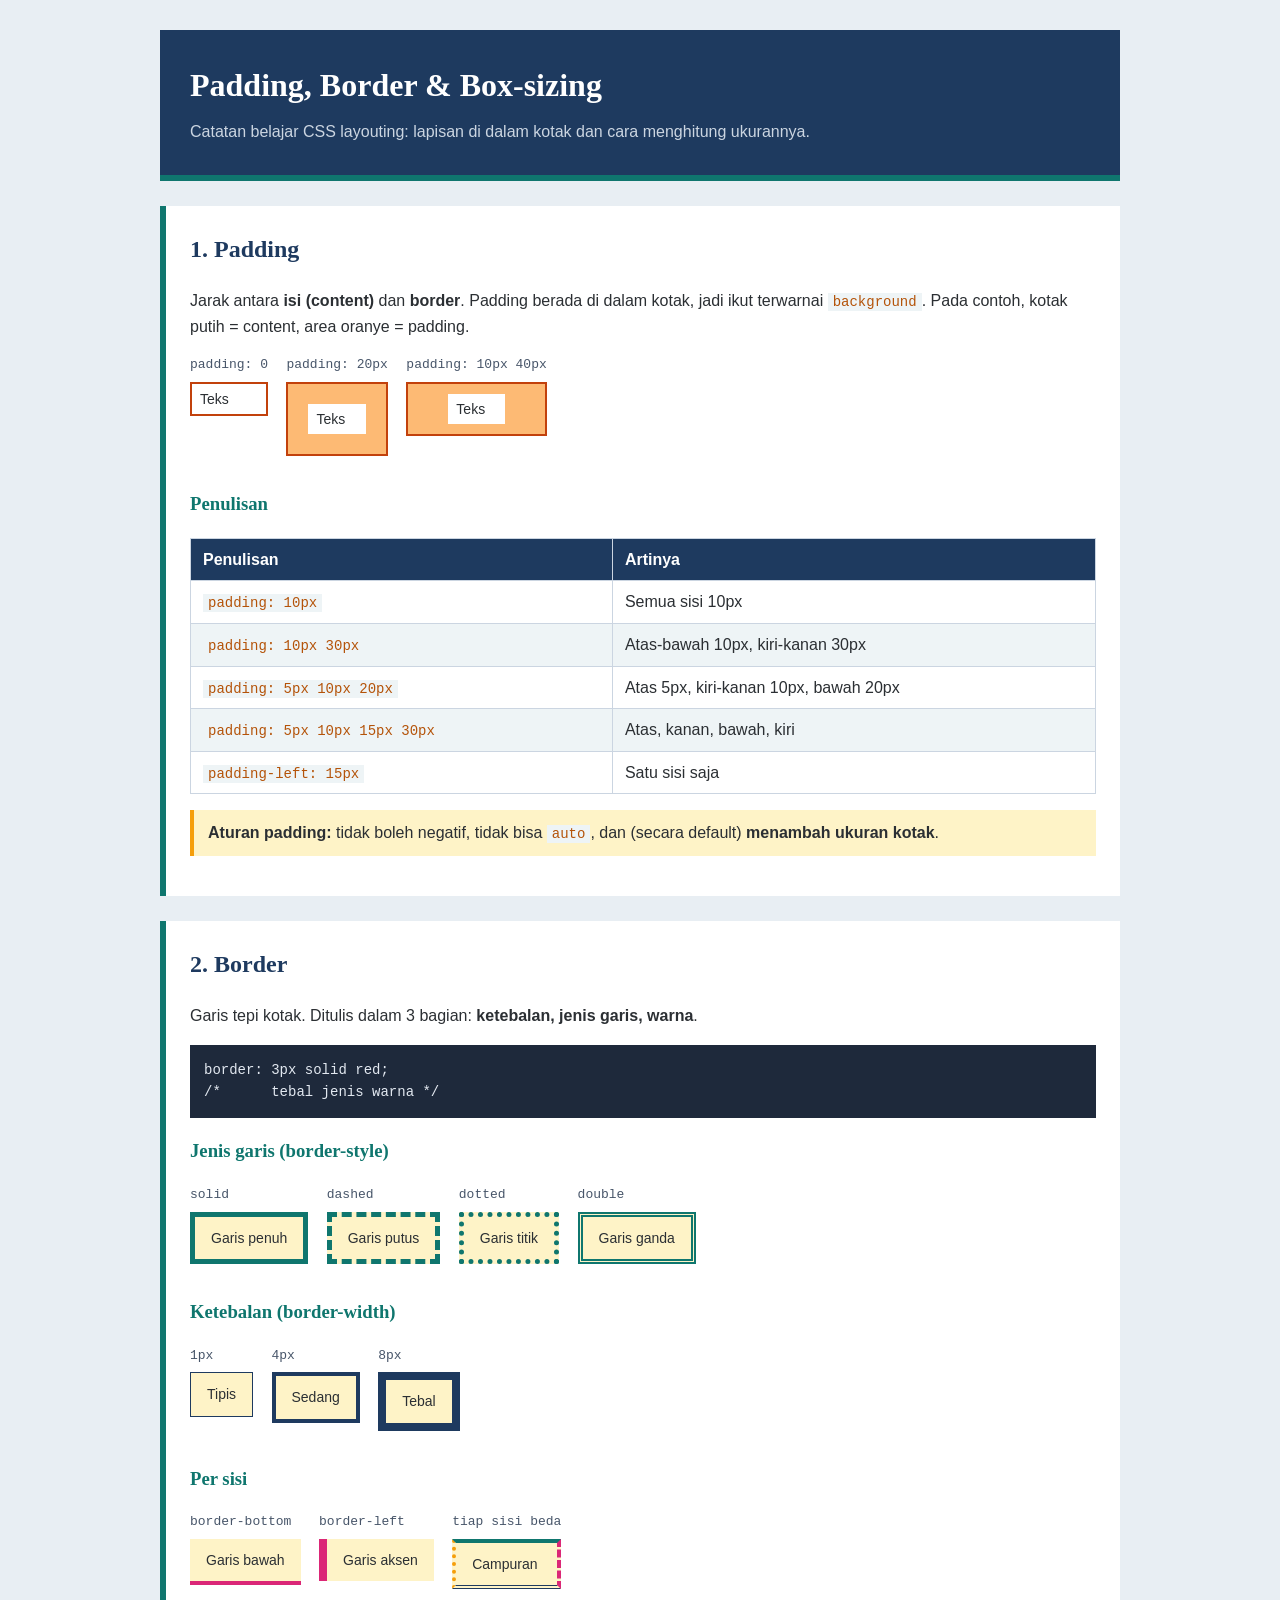
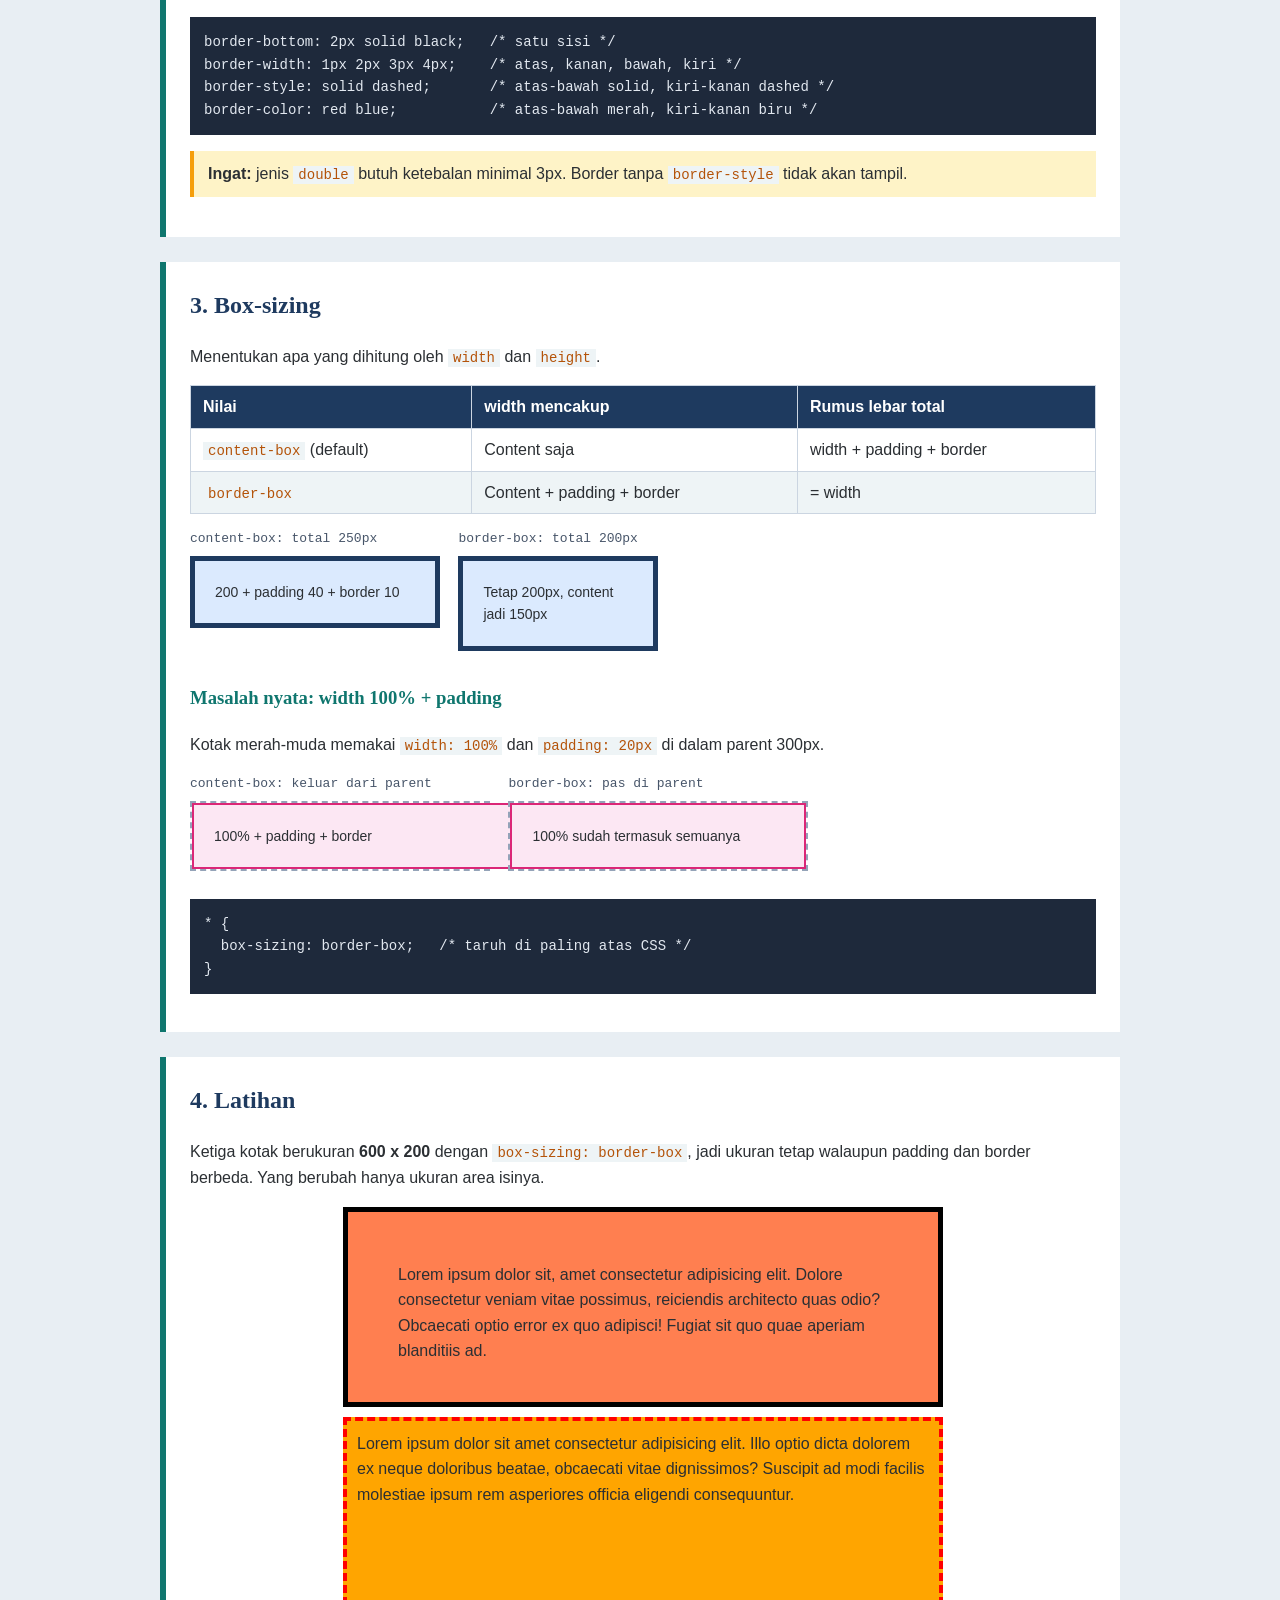
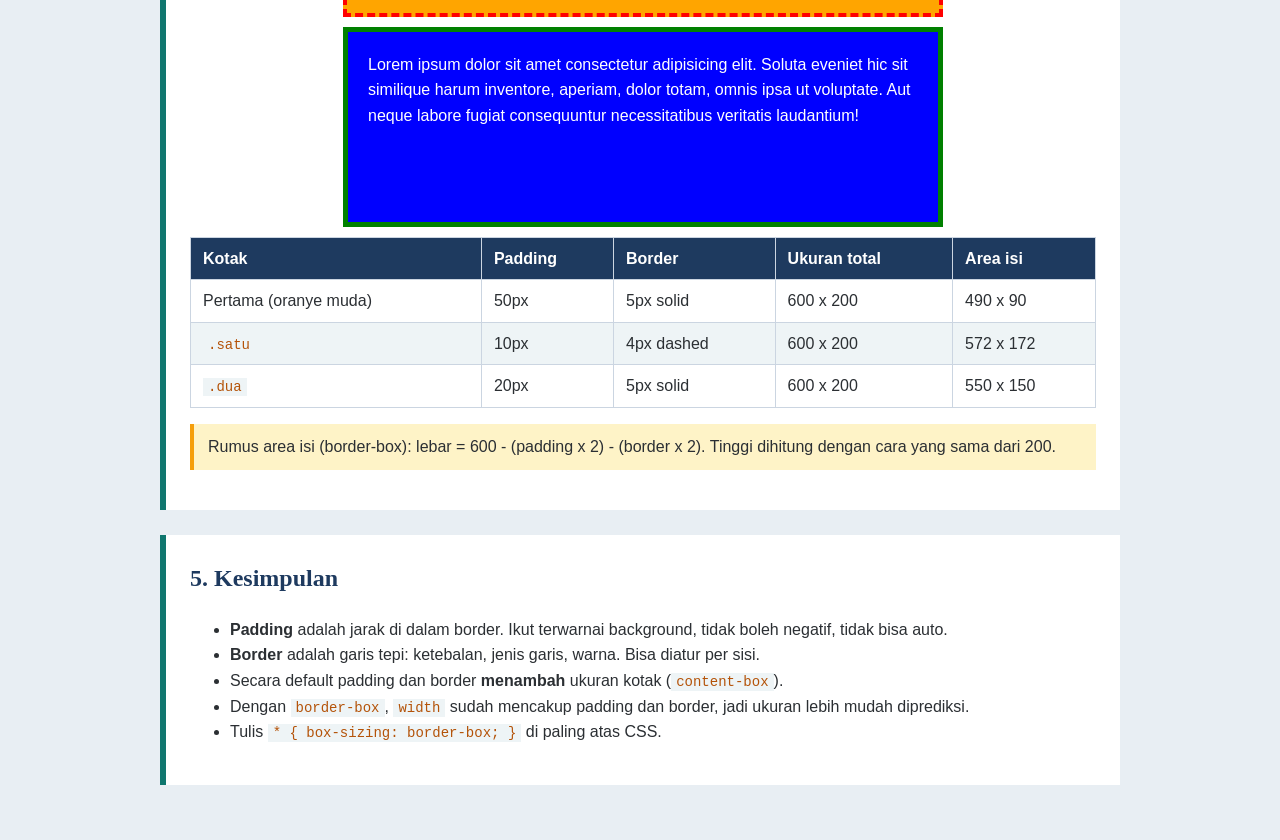
<file: Latihan-5/index.html>
<!DOCTYPE html>
<html lang="id">
<head>
    <meta charset="UTF-8">
    <meta name="viewport" content="width=device-width, initial-scale=1.0">
    <title>Padding &amp; Border</title>
    <link rel="stylesheet" href="style.css">
</head>
<body>
<div class="wrapper">

    <!-- ===== JUDUL HALAMAN ===== -->
    <header class="judul">
        <h1>Padding, Border &amp; Box-sizing</h1>
        <p>Catatan belajar CSS layouting: lapisan di dalam kotak dan cara menghitung ukurannya.</p>
    </header>


    <!-- ===== 1. PADDING ===== -->
    <section class="materi">
        <h2>1. Padding</h2>
        <p>
            Jarak antara <b>isi (content)</b> dan <b>border</b>. Padding berada di dalam kotak,
            jadi ikut terwarnai <code>background</code>. Pada contoh, kotak putih = content,
            area oranye = padding.
        </p>

        <div class="baris">
            <div class="demo">
                <span class="label">padding: 0</span>
                <div class="pad p-0"><div class="isi">Teks</div></div>
            </div>
            <div class="demo">
                <span class="label">padding: 20px</span>
                <div class="pad p-20"><div class="isi">Teks</div></div>
            </div>
            <div class="demo">
                <span class="label">padding: 10px 40px</span>
                <div class="pad p-sisi"><div class="isi">Teks</div></div>
            </div>
        </div>

        <h3>Penulisan</h3>
        <div class="tabel-wrap">
            <table>
                <thead>
                    <tr><th>Penulisan</th><th>Artinya</th></tr>
                </thead>
                <tbody>
                    <tr><td><code>padding: 10px</code></td><td>Semua sisi 10px</td></tr>
                    <tr><td><code>padding: 10px 30px</code></td><td>Atas-bawah 10px, kiri-kanan 30px</td></tr>
                    <tr><td><code>padding: 5px 10px 20px</code></td><td>Atas 5px, kiri-kanan 10px, bawah 20px</td></tr>
                    <tr><td><code>padding: 5px 10px 15px 30px</code></td><td>Atas, kanan, bawah, kiri</td></tr>
                    <tr><td><code>padding-left: 15px</code></td><td>Satu sisi saja</td></tr>
                </tbody>
            </table>
        </div>

        <p class="catatan">
            <b>Aturan padding:</b> tidak boleh negatif, tidak bisa <code>auto</code>,
            dan (secara default) <b>menambah ukuran kotak</b>.
        </p>
    </section>


    <!-- ===== 2. BORDER ===== -->
    <section class="materi">
        <h2>2. Border</h2>
        <p>
            Garis tepi kotak. Ditulis dalam 3 bagian: <b>ketebalan, jenis garis, warna</b>.
        </p>

<pre><code>border: 3px solid red;
/*      tebal jenis warna */</code></pre>

        <h3>Jenis garis (border-style)</h3>
        <div class="baris">
            <div class="demo">
                <span class="label">solid</span>
                <div class="bd bd-solid">Garis penuh</div>
            </div>
            <div class="demo">
                <span class="label">dashed</span>
                <div class="bd bd-dashed">Garis putus</div>
            </div>
            <div class="demo">
                <span class="label">dotted</span>
                <div class="bd bd-dotted">Garis titik</div>
            </div>
            <div class="demo">
                <span class="label">double</span>
                <div class="bd bd-double">Garis ganda</div>
            </div>
        </div>

        <h3>Ketebalan (border-width)</h3>
        <div class="baris">
            <div class="demo">
                <span class="label">1px</span>
                <div class="bd bd-1">Tipis</div>
            </div>
            <div class="demo">
                <span class="label">4px</span>
                <div class="bd bd-4">Sedang</div>
            </div>
            <div class="demo">
                <span class="label">8px</span>
                <div class="bd bd-8">Tebal</div>
            </div>
        </div>

        <h3>Per sisi</h3>
        <div class="baris">
            <div class="demo">
                <span class="label">border-bottom</span>
                <div class="bd sisi-bawah">Garis bawah</div>
            </div>
            <div class="demo">
                <span class="label">border-left</span>
                <div class="bd sisi-kiri">Garis aksen</div>
            </div>
            <div class="demo">
                <span class="label">tiap sisi beda</span>
                <div class="bd sisi-beda">Campuran</div>
            </div>
        </div>

<pre><code>border-bottom: 2px solid black;   /* satu sisi */
border-width: 1px 2px 3px 4px;    /* atas, kanan, bawah, kiri */
border-style: solid dashed;       /* atas-bawah solid, kiri-kanan dashed */
border-color: red blue;           /* atas-bawah merah, kiri-kanan biru */</code></pre>

        <p class="catatan">
            <b>Ingat:</b> jenis <code>double</code> butuh ketebalan minimal 3px.
            Border tanpa <code>border-style</code> tidak akan tampil.
        </p>
    </section>


    <!-- ===== 3. BOX-SIZING ===== -->
    <section class="materi">
        <h2>3. Box-sizing</h2>
        <p>
            Menentukan apa yang dihitung oleh <code>width</code> dan <code>height</code>.
        </p>

        <div class="tabel-wrap">
            <table>
                <thead>
                    <tr><th>Nilai</th><th>width mencakup</th><th>Rumus lebar total</th></tr>
                </thead>
                <tbody>
                    <tr><td><code>content-box</code> (default)</td><td>Content saja</td><td>width + padding + border</td></tr>
                    <tr><td><code>border-box</code></td><td>Content + padding + border</td><td>= width</td></tr>
                </tbody>
            </table>
        </div>

        <div class="baris">
            <div class="demo">
                <span class="label">content-box: total 250px</span>
                <div class="cb">200 + padding 40 + border 10</div>
            </div>
            <div class="demo">
                <span class="label">border-box: total 200px</span>
                <div class="bb">Tetap 200px, content jadi 150px</div>
            </div>
        </div>

        <h3>Masalah nyata: width 100% + padding</h3>
        <p>Kotak merah-muda memakai <code>width: 100%</code> dan <code>padding: 20px</code> di dalam parent 300px.</p>
        <div class="baris">
            <div class="demo">
                <span class="label">content-box: keluar dari parent</span>
                <div class="induk"><div class="k-cb">100% + padding + border</div></div>
            </div>
            <div class="demo">
                <span class="label">border-box: pas di parent</span>
                <div class="induk"><div class="k-bb">100% sudah termasuk semuanya</div></div>
            </div>
        </div>

<pre><code>* {
  box-sizing: border-box;   /* taruh di paling atas CSS */
}</code></pre>
    </section>


    <!-- ===== 4. LATIHAN ===== -->
    <section class="materi">
        <h2>4. Latihan</h2>
        <p>
            Ketiga kotak berukuran <b>600 x 200</b> dengan <code>box-sizing: border-box</code>,
            jadi ukuran tetap walaupun padding dan border berbeda. Yang berubah hanya ukuran area isinya.
        </p>

        <div class="kotak">
            Lorem ipsum dolor sit, amet consectetur adipisicing elit.
            Dolore consectetur veniam vitae possimus, reiciendis architecto
            quas odio? Obcaecati optio error ex quo adipisci! Fugiat sit quo quae
            aperiam blanditiis ad.
        </div>

        <div class="kotak satu">
            Lorem ipsum dolor sit amet consectetur adipisicing elit. Illo optio dicta dolorem ex neque doloribus beatae, obcaecati vitae dignissimos? Suscipit ad modi facilis molestiae ipsum rem asperiores officia eligendi consequuntur.
        </div>

        <div class="kotak dua">
            Lorem ipsum dolor sit amet consectetur adipisicing elit. Soluta eveniet hic sit similique harum inventore, aperiam, dolor totam, omnis ipsa ut voluptate. Aut neque labore fugiat consequuntur necessitatibus veritatis laudantium!
        </div>

        <div class="tabel-wrap">
            <table>
                <thead>
                    <tr><th>Kotak</th><th>Padding</th><th>Border</th><th>Ukuran total</th><th>Area isi</th></tr>
                </thead>
                <tbody>
                    <tr><td>Pertama (oranye muda)</td><td>50px</td><td>5px solid</td><td>600 x 200</td><td>490 x 90</td></tr>
                    <tr><td><code>.satu</code></td><td>10px</td><td>4px dashed</td><td>600 x 200</td><td>572 x 172</td></tr>
                    <tr><td><code>.dua</code></td><td>20px</td><td>5px solid</td><td>600 x 200</td><td>550 x 150</td></tr>
                </tbody>
            </table>
        </div>

        <p class="catatan">
            Rumus area isi (border-box): lebar = 600 - (padding x 2) - (border x 2).
            Tinggi dihitung dengan cara yang sama dari 200.
        </p>
    </section>


    <!-- ===== 5. KESIMPULAN ===== -->
    <section class="materi">
        <h2>5. Kesimpulan</h2>
        <ul>
            <li><b>Padding</b> adalah jarak di dalam border. Ikut terwarnai background, tidak boleh negatif, tidak bisa auto.</li>
            <li><b>Border</b> adalah garis tepi: ketebalan, jenis garis, warna. Bisa diatur per sisi.</li>
            <li>Secara default padding dan border <b>menambah</b> ukuran kotak (<code>content-box</code>).</li>
            <li>Dengan <code>border-box</code>, <code>width</code> sudah mencakup padding dan border, jadi ukuran lebih mudah diprediksi.</li>
            <li>Tulis <code>* { box-sizing: border-box; }</code> di paling atas CSS.</li>
        </ul>
    </section>

</div>
</body>
</html>
</file>
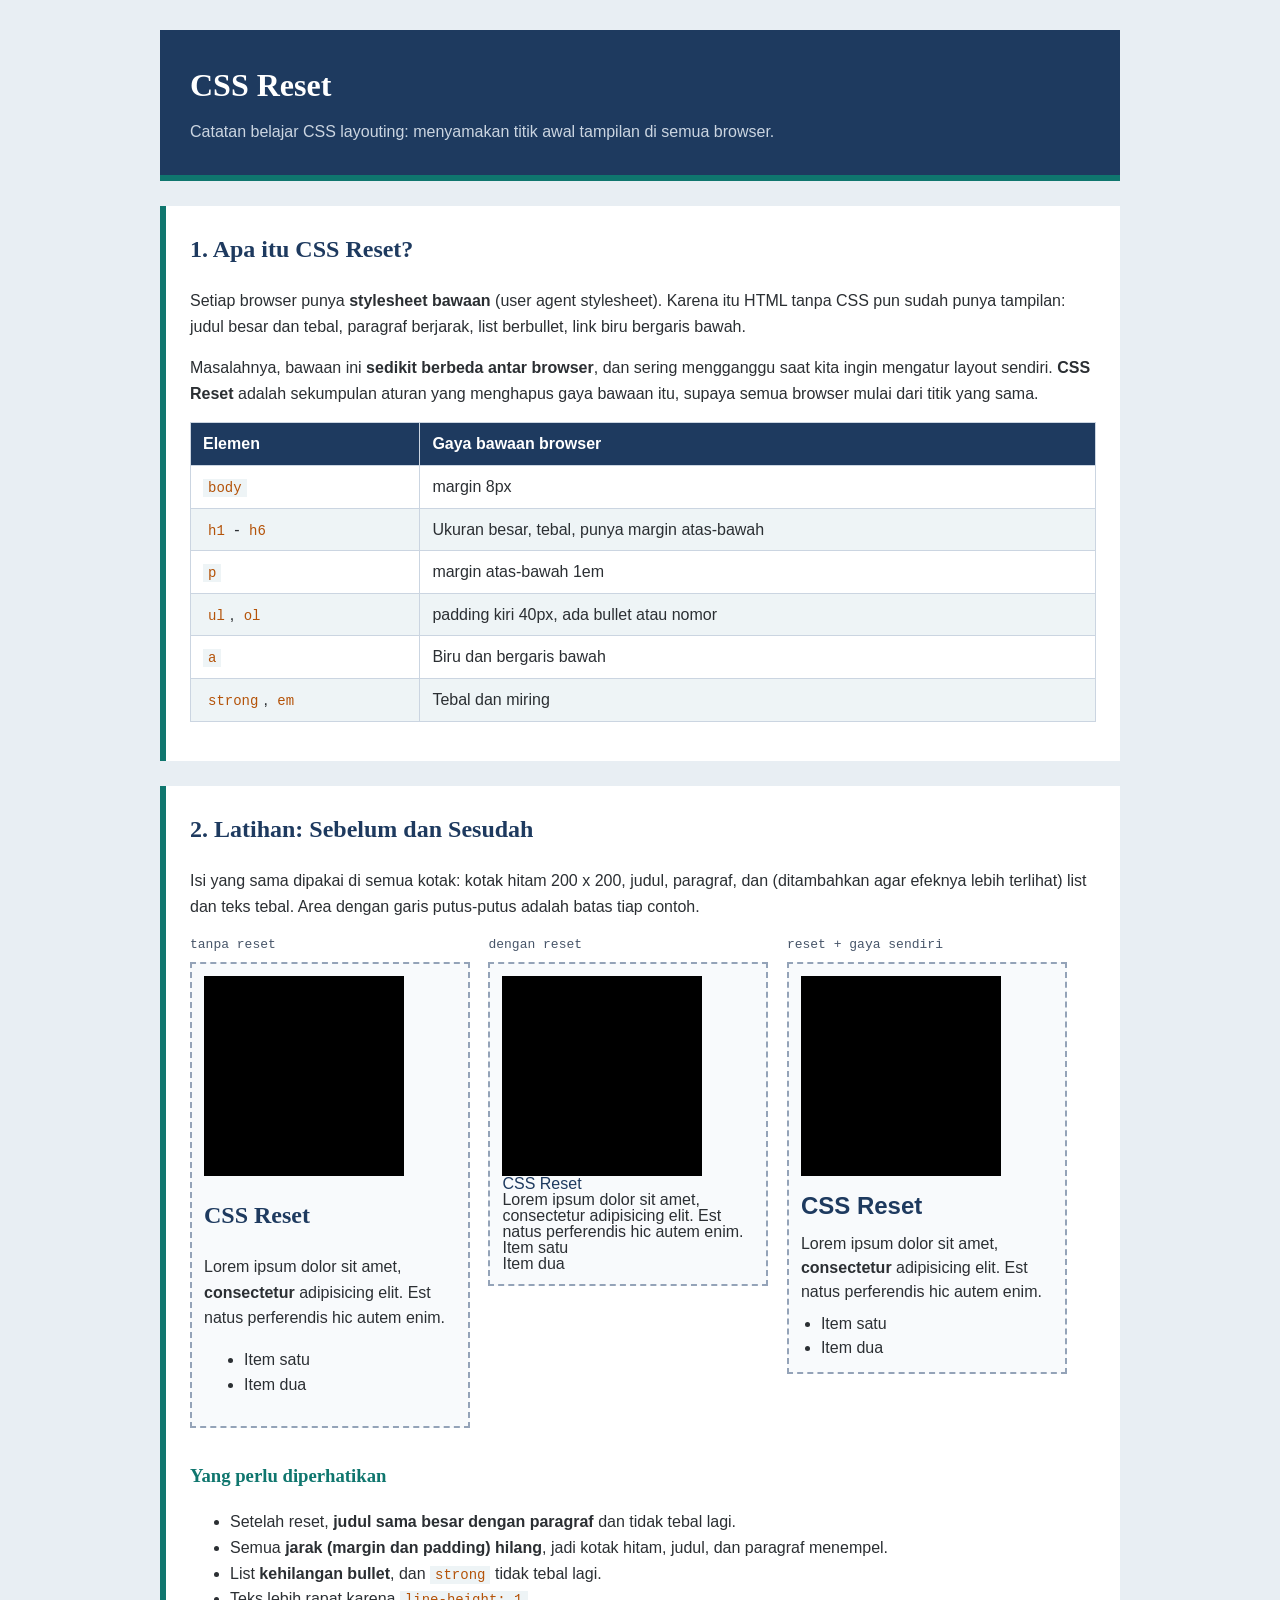
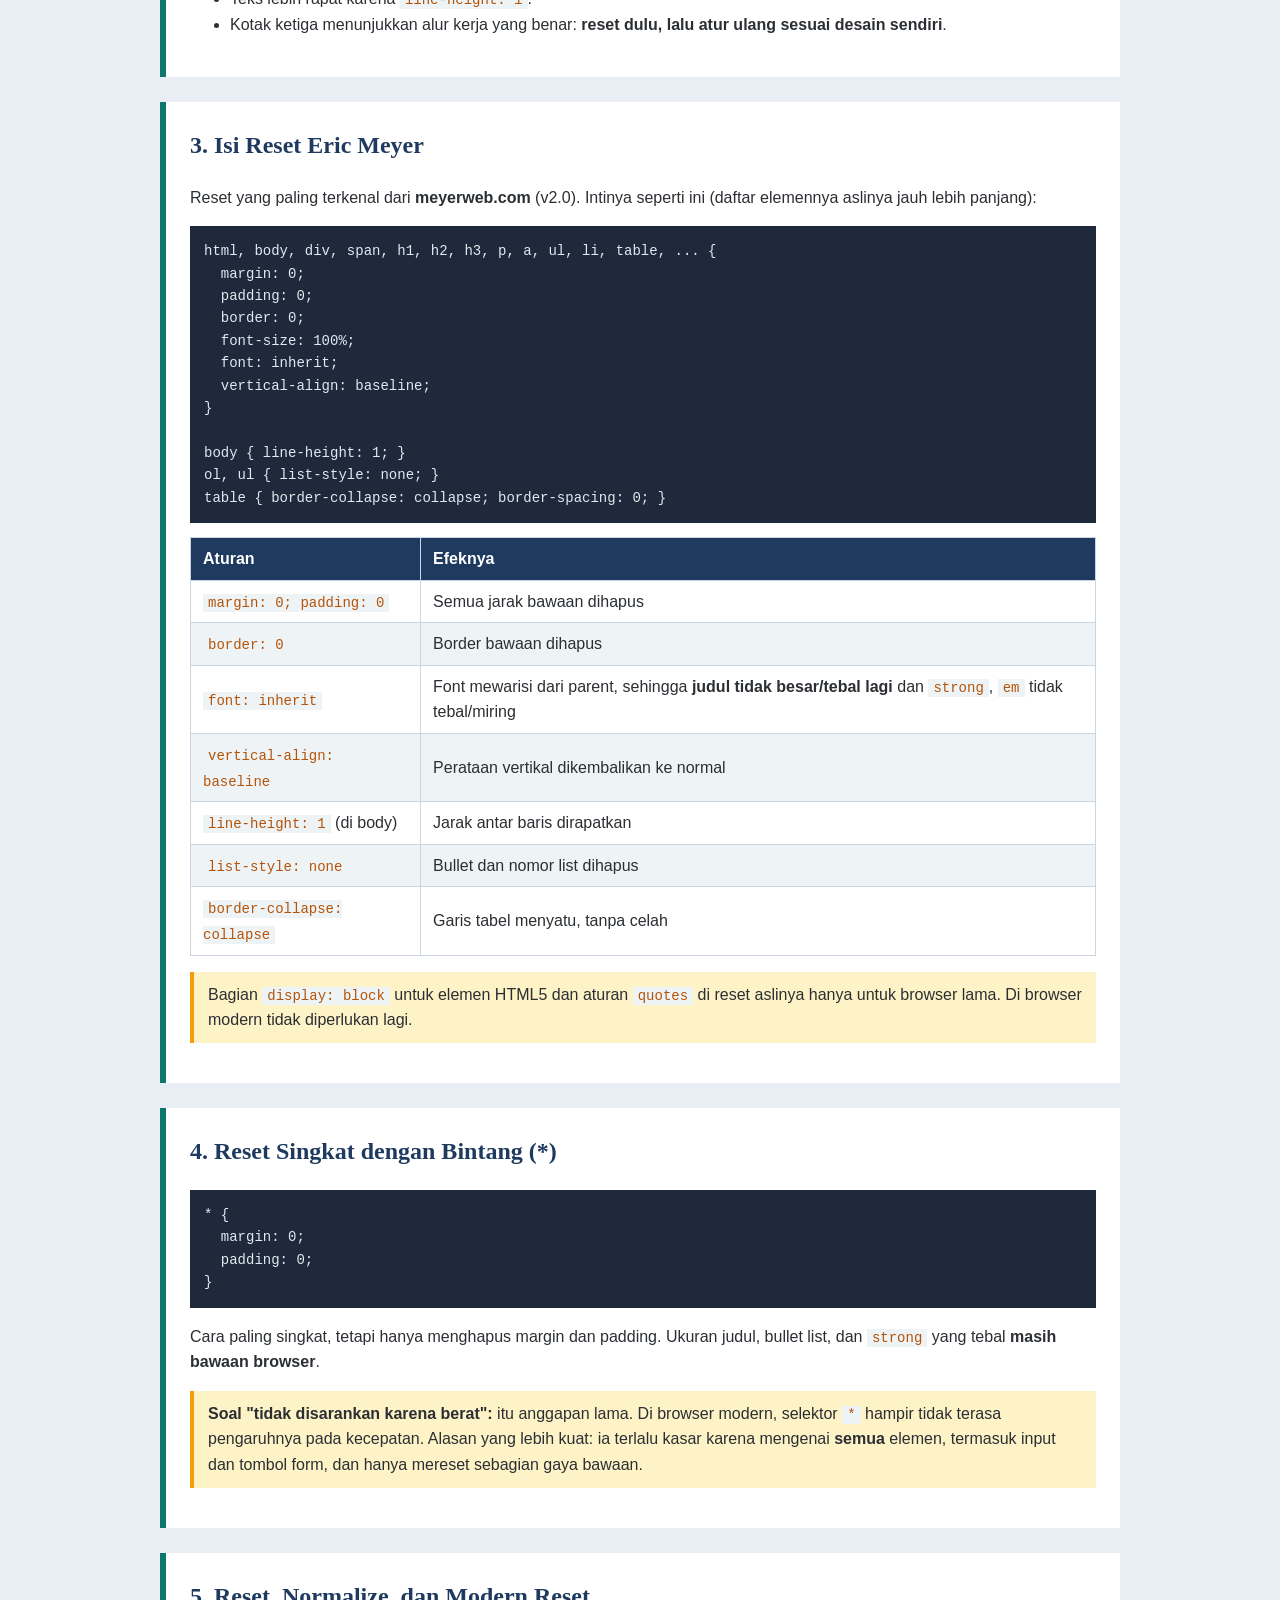
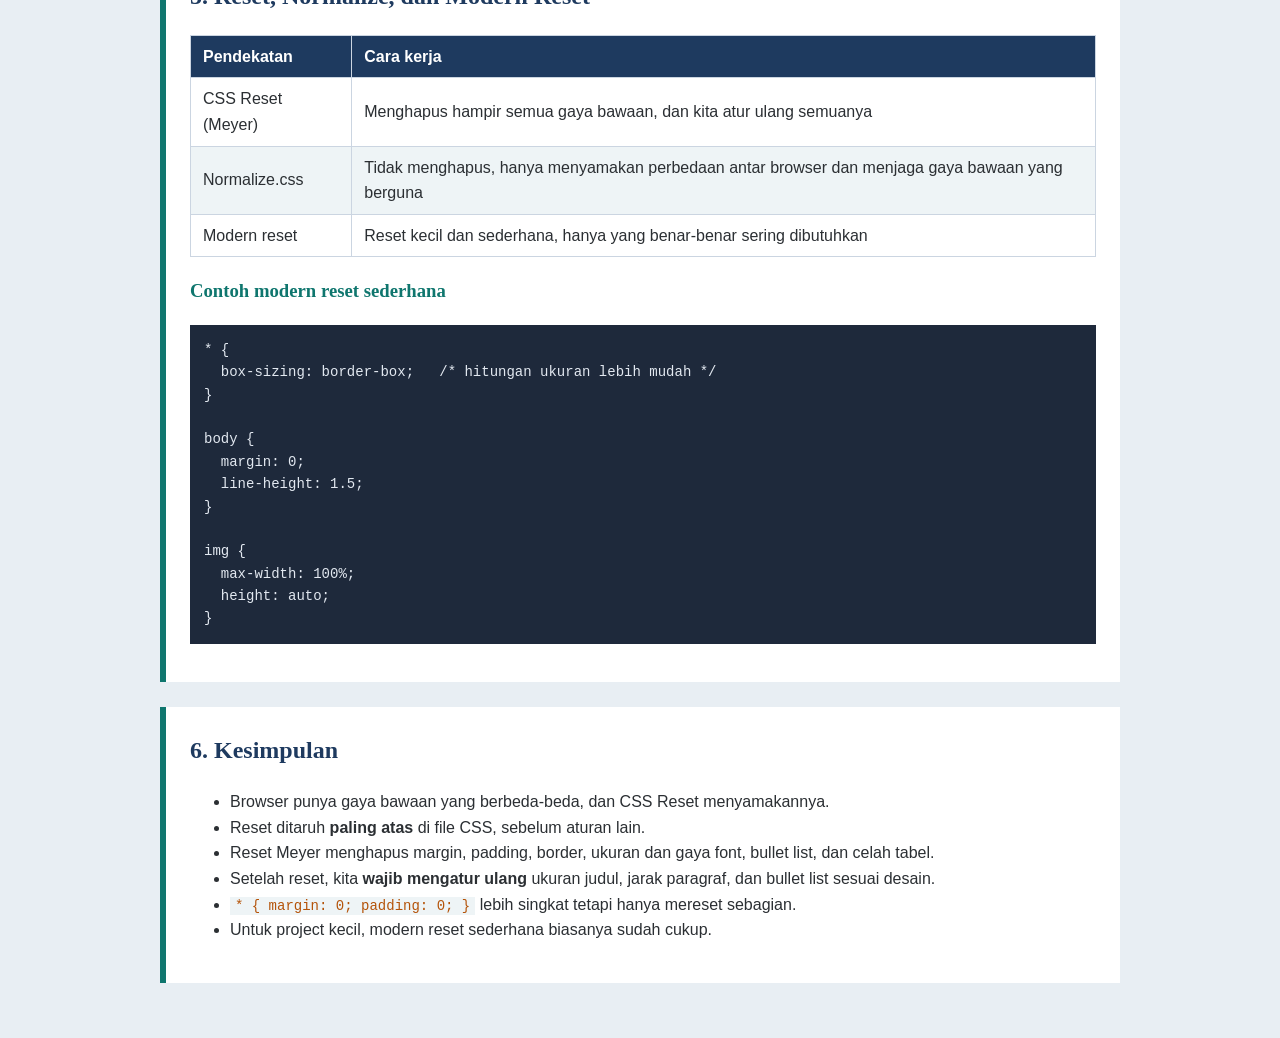
<file: Latihan-6/index.html>
<!DOCTYPE html>
<html lang="id">
<head>
    <meta charset="UTF-8">
    <meta name="viewport" content="width=device-width, initial-scale=1.0">
    <title>CSS Reset</title>
    <link rel="stylesheet" href="style.css">
</head>
<body>
<div class="wrapper">

    <!-- ===== JUDUL HALAMAN ===== -->
    <header class="judul">
        <h1>CSS Reset</h1>
        <p>Catatan belajar CSS layouting: menyamakan titik awal tampilan di semua browser.</p>
    </header>


    <!-- ===== 1. APA ITU CSS RESET ===== -->
    <section class="materi">
        <h2>1. Apa itu CSS Reset?</h2>
        <p>
            Setiap browser punya <b>stylesheet bawaan</b> (user agent stylesheet). Karena itu
            HTML tanpa CSS pun sudah punya tampilan: judul besar dan tebal, paragraf berjarak,
            list berbullet, link biru bergaris bawah.
        </p>
        <p>
            Masalahnya, bawaan ini <b>sedikit berbeda antar browser</b>, dan sering mengganggu
            saat kita ingin mengatur layout sendiri. <b>CSS Reset</b> adalah sekumpulan aturan
            yang menghapus gaya bawaan itu, supaya semua browser mulai dari titik yang sama.
        </p>

        <div class="tabel-wrap">
            <table>
                <thead>
                    <tr><th>Elemen</th><th>Gaya bawaan browser</th></tr>
                </thead>
                <tbody>
                    <tr><td><code>body</code></td><td>margin 8px</td></tr>
                    <tr><td><code>h1</code> - <code>h6</code></td><td>Ukuran besar, tebal, punya margin atas-bawah</td></tr>
                    <tr><td><code>p</code></td><td>margin atas-bawah 1em</td></tr>
                    <tr><td><code>ul</code>, <code>ol</code></td><td>padding kiri 40px, ada bullet atau nomor</td></tr>
                    <tr><td><code>a</code></td><td>Biru dan bergaris bawah</td></tr>
                    <tr><td><code>strong</code>, <code>em</code></td><td>Tebal dan miring</td></tr>
                </tbody>
            </table>
        </div>
    </section>


    <!-- ===== 2. LATIHAN: SEBELUM DAN SESUDAH ===== -->
    <section class="materi">
        <h2>2. Latihan: Sebelum dan Sesudah</h2>
        <p>
            Isi yang sama dipakai di semua kotak: kotak hitam 200 x 200, judul, paragraf,
            dan (ditambahkan agar efeknya lebih terlihat) list dan teks tebal.
            Area dengan garis putus-putus adalah batas tiap contoh.
        </p>

        <div class="baris">
            <!-- 1) tampilan bawaan browser -->
            <div class="demo">
                <span class="label">tanpa reset</span>
                <div class="area-demo">
                    <div class="kotak-hitam"></div>
                    <h1>CSS Reset</h1>
                    <p>Lorem ipsum dolor sit amet, <strong>consectetur</strong> adipisicing elit. Est natus perferendis hic autem enim.</p>
                    <ul>
                        <li>Item satu</li>
                        <li>Item dua</li>
                    </ul>
                </div>
            </div>

            <!-- 2) setelah reset: kelas .reset -->
            <div class="demo">
                <span class="label">dengan reset</span>
                <div class="area-demo reset">
                    <div class="kotak-hitam"></div>
                    <h1>CSS Reset</h1>
                    <p>Lorem ipsum dolor sit amet, <strong>consectetur</strong> adipisicing elit. Est natus perferendis hic autem enim.</p>
                    <ul>
                        <li>Item satu</li>
                        <li>Item dua</li>
                    </ul>
                </div>
            </div>

            <!-- 3) reset lalu diberi gaya sendiri: kelas .reset + .rapi -->
            <div class="demo">
                <span class="label">reset + gaya sendiri</span>
                <div class="area-demo reset rapi">
                    <div class="kotak-hitam"></div>
                    <h1>CSS Reset</h1>
                    <p>Lorem ipsum dolor sit amet, <strong>consectetur</strong> adipisicing elit. Est natus perferendis hic autem enim.</p>
                    <ul>
                        <li>Item satu</li>
                        <li>Item dua</li>
                    </ul>
                </div>
            </div>
        </div>

        <h3>Yang perlu diperhatikan</h3>
        <ul>
            <li>Setelah reset, <b>judul sama besar dengan paragraf</b> dan tidak tebal lagi.</li>
            <li>Semua <b>jarak (margin dan padding) hilang</b>, jadi kotak hitam, judul, dan paragraf menempel.</li>
            <li>List <b>kehilangan bullet</b>, dan <code>strong</code> tidak tebal lagi.</li>
            <li>Teks lebih rapat karena <code>line-height: 1</code>.</li>
            <li>Kotak ketiga menunjukkan alur kerja yang benar: <b>reset dulu, lalu atur ulang sesuai desain sendiri</b>.</li>
        </ul>
    </section>


    <!-- ===== 3. ISI RESET MEYER ===== -->
    <section class="materi">
        <h2>3. Isi Reset Eric Meyer</h2>
        <p>
            Reset yang paling terkenal dari <b>meyerweb.com</b> (v2.0). Intinya seperti ini
            (daftar elemennya aslinya jauh lebih panjang):
        </p>

<pre><code>html, body, div, span, h1, h2, h3, p, a, ul, li, table, ... {
  margin: 0;
  padding: 0;
  border: 0;
  font-size: 100%;
  font: inherit;
  vertical-align: baseline;
}

body { line-height: 1; }
ol, ul { list-style: none; }
table { border-collapse: collapse; border-spacing: 0; }</code></pre>

        <div class="tabel-wrap">
            <table>
                <thead>
                    <tr><th>Aturan</th><th>Efeknya</th></tr>
                </thead>
                <tbody>
                    <tr><td><code>margin: 0; padding: 0</code></td><td>Semua jarak bawaan dihapus</td></tr>
                    <tr><td><code>border: 0</code></td><td>Border bawaan dihapus</td></tr>
                    <tr><td><code>font: inherit</code></td><td>Font mewarisi dari parent, sehingga <b>judul tidak besar/tebal lagi</b> dan <code>strong</code>, <code>em</code> tidak tebal/miring</td></tr>
                    <tr><td><code>vertical-align: baseline</code></td><td>Perataan vertikal dikembalikan ke normal</td></tr>
                    <tr><td><code>line-height: 1</code> (di body)</td><td>Jarak antar baris dirapatkan</td></tr>
                    <tr><td><code>list-style: none</code></td><td>Bullet dan nomor list dihapus</td></tr>
                    <tr><td><code>border-collapse: collapse</code></td><td>Garis tabel menyatu, tanpa celah</td></tr>
                </tbody>
            </table>
        </div>

        <p class="catatan">
            Bagian <code>display: block</code> untuk elemen HTML5 dan aturan <code>quotes</code>
            di reset aslinya hanya untuk browser lama. Di browser modern tidak diperlukan lagi.
        </p>
    </section>


    <!-- ===== 4. RESET DENGAN BINTANG ===== -->
    <section class="materi">
        <h2>4. Reset Singkat dengan Bintang (*)</h2>

<pre><code>* {
  margin: 0;
  padding: 0;
}</code></pre>

        <p>
            Cara paling singkat, tetapi hanya menghapus margin dan padding.
            Ukuran judul, bullet list, dan <code>strong</code> yang tebal <b>masih bawaan browser</b>.
        </p>
        <p class="catatan">
            <b>Soal "tidak disarankan karena berat":</b> itu anggapan lama. Di browser modern,
            selektor <code>*</code> hampir tidak terasa pengaruhnya pada kecepatan.
            Alasan yang lebih kuat: ia terlalu kasar karena mengenai <b>semua</b> elemen,
            termasuk input dan tombol form, dan hanya mereset sebagian gaya bawaan.
        </p>
    </section>


    <!-- ===== 5. PILIHAN LAIN ===== -->
    <section class="materi">
        <h2>5. Reset, Normalize, dan Modern Reset</h2>

        <div class="tabel-wrap">
            <table>
                <thead>
                    <tr><th>Pendekatan</th><th>Cara kerja</th></tr>
                </thead>
                <tbody>
                    <tr><td>CSS Reset (Meyer)</td><td>Menghapus hampir semua gaya bawaan, dan kita atur ulang semuanya</td></tr>
                    <tr><td>Normalize.css</td><td>Tidak menghapus, hanya menyamakan perbedaan antar browser dan menjaga gaya bawaan yang berguna</td></tr>
                    <tr><td>Modern reset</td><td>Reset kecil dan sederhana, hanya yang benar-benar sering dibutuhkan</td></tr>
                </tbody>
            </table>
        </div>

        <h3>Contoh modern reset sederhana</h3>
<pre><code>* {
  box-sizing: border-box;   /* hitungan ukuran lebih mudah */
}

body {
  margin: 0;
  line-height: 1.5;
}

img {
  max-width: 100%;
  height: auto;
}</code></pre>
    </section>


    <!-- ===== 6. KESIMPULAN ===== -->
    <section class="materi">
        <h2>6. Kesimpulan</h2>
        <ul>
            <li>Browser punya gaya bawaan yang berbeda-beda, dan CSS Reset menyamakannya.</li>
            <li>Reset ditaruh <b>paling atas</b> di file CSS, sebelum aturan lain.</li>
            <li>Reset Meyer menghapus margin, padding, border, ukuran dan gaya font, bullet list, dan celah tabel.</li>
            <li>Setelah reset, kita <b>wajib mengatur ulang</b> ukuran judul, jarak paragraf, dan bullet list sesuai desain.</li>
            <li><code>* { margin: 0; padding: 0; }</code> lebih singkat tetapi hanya mereset sebagian.</li>
            <li>Untuk project kecil, modern reset sederhana biasanya sudah cukup.</li>
        </ul>
    </section>

</div>
</body>
</html>
</file>
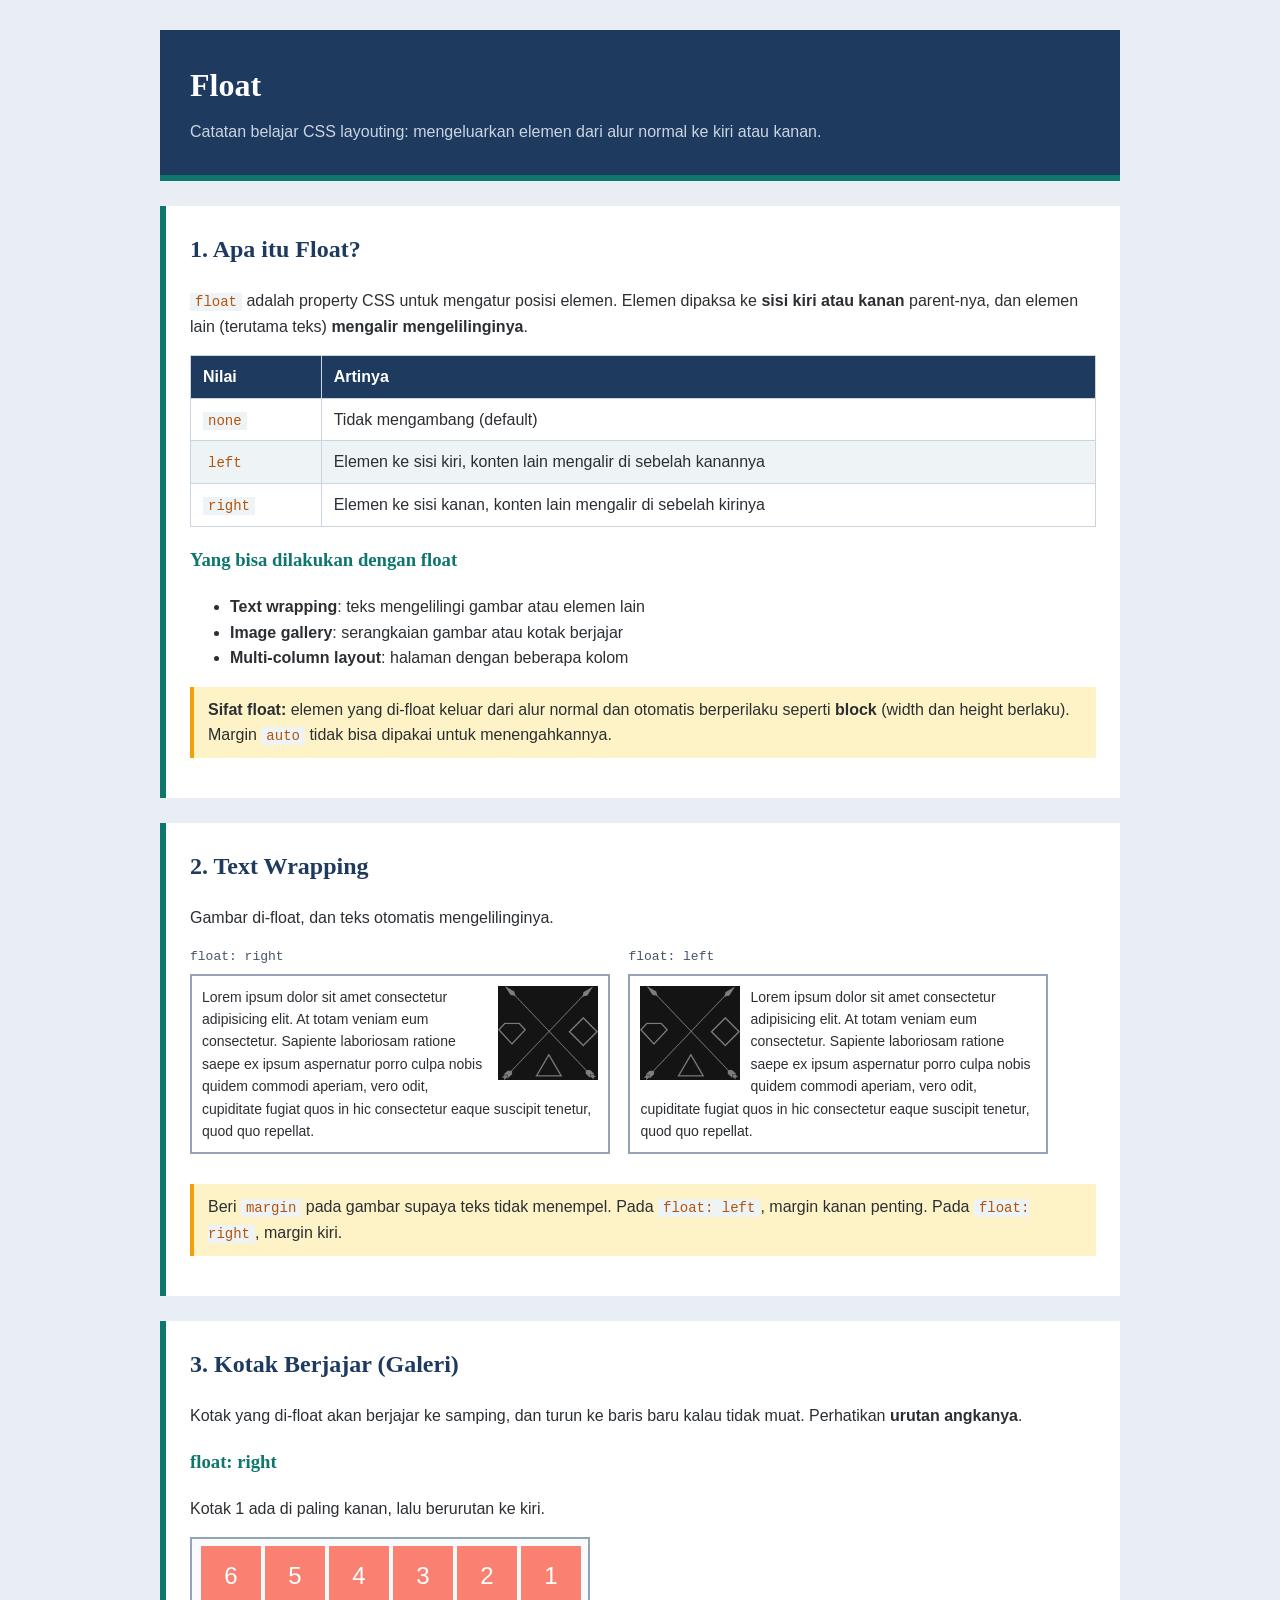
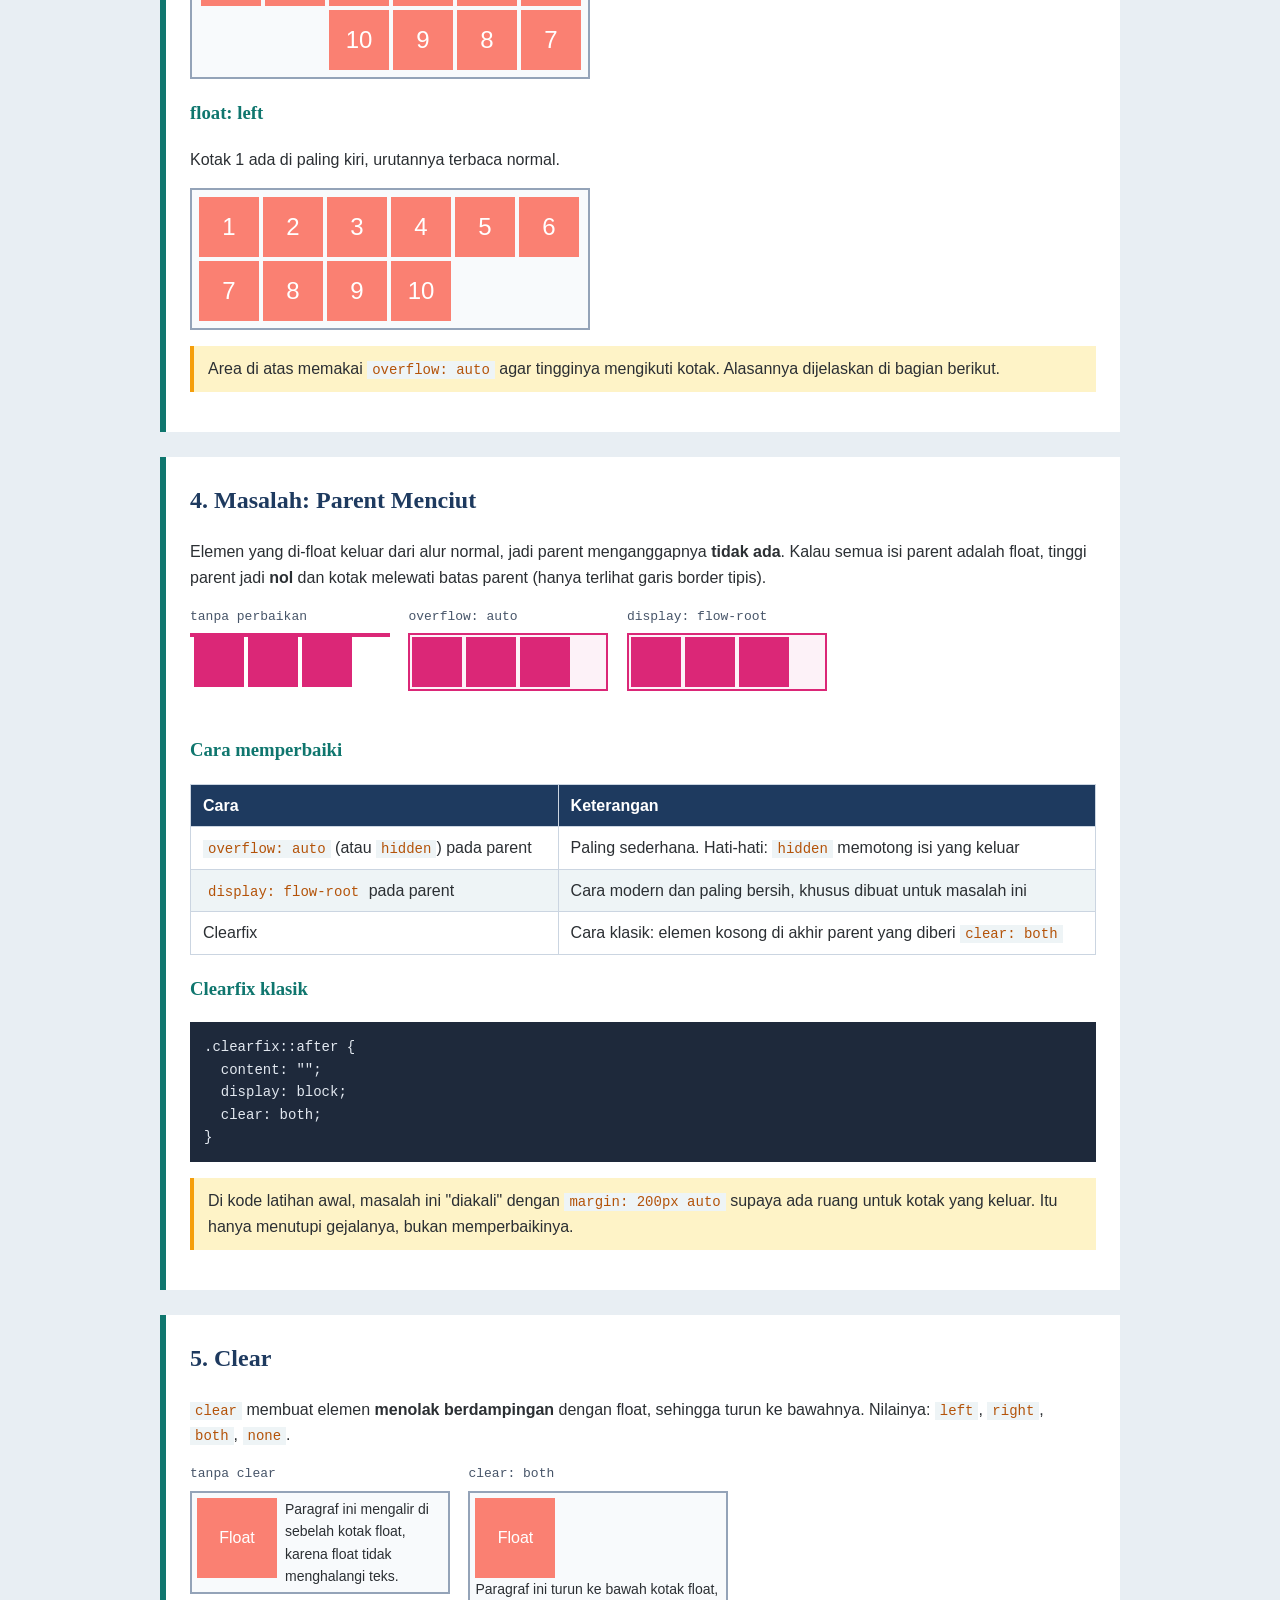
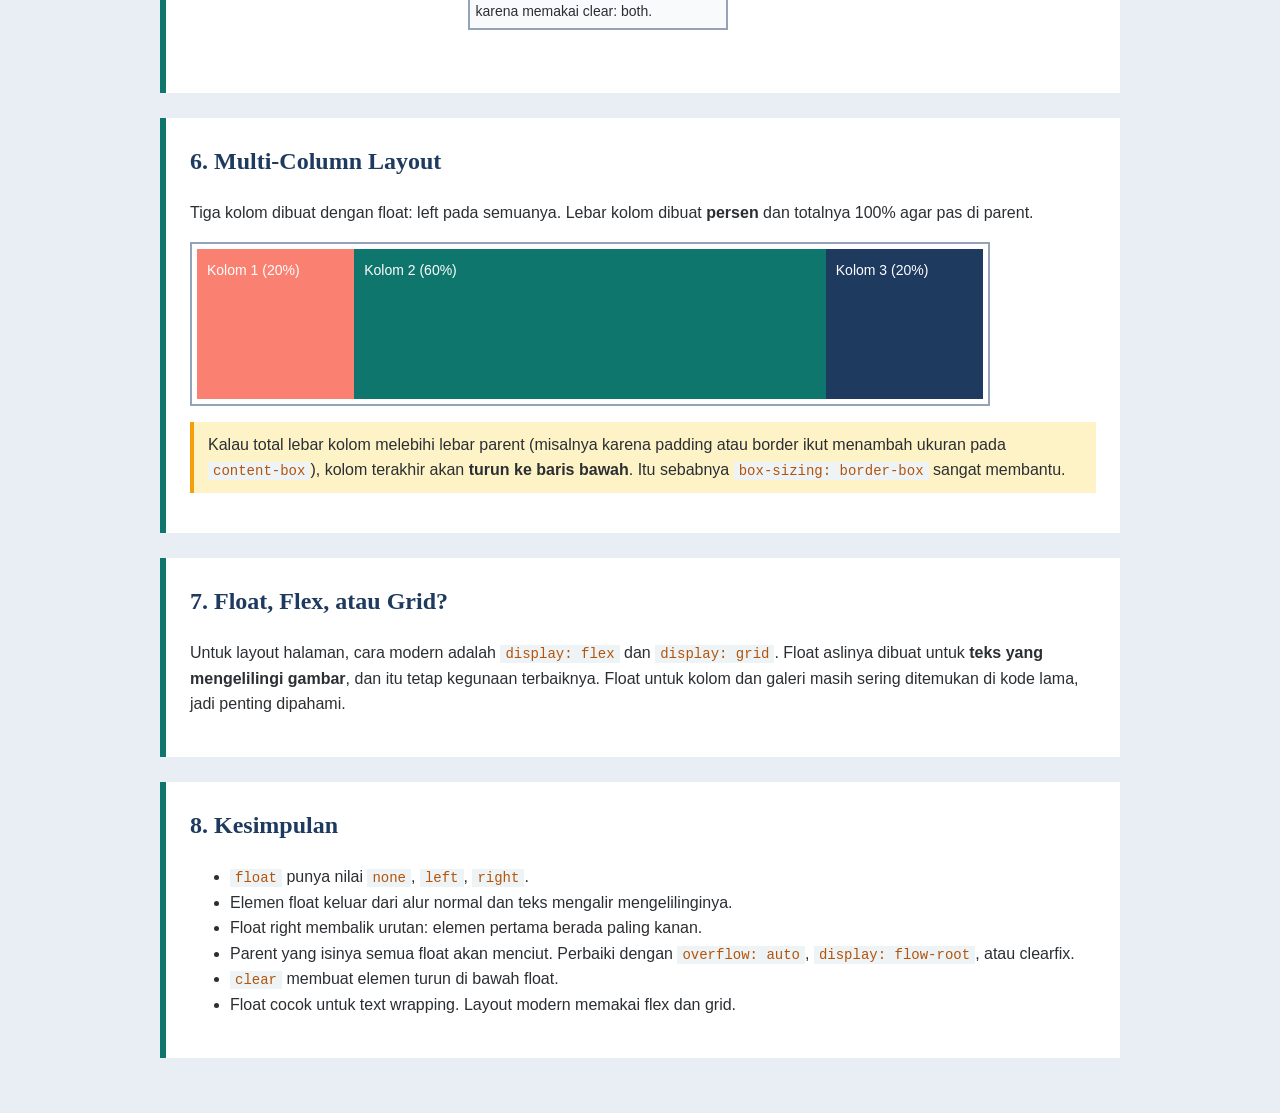
<file: Latihan-7/index.html>
<!DOCTYPE html>
<html lang="id">
<head>
    <meta charset="UTF-8">
    <meta name="viewport" content="width=device-width, initial-scale=1.0">
    <title>Float-CSS</title>
    <link rel="stylesheet" href="style.css">
</head>
<body>
<div class="wrapper">

    <!-- ===== JUDUL HALAMAN ===== -->
    <header class="judul">
        <h1>Float</h1>
        <p>Catatan belajar CSS layouting: mengeluarkan elemen dari alur normal ke kiri atau kanan.</p>
    </header>


    <!-- ===== 1. APA ITU FLOAT ===== -->
    <section class="materi">
        <h2>1. Apa itu Float?</h2>
        <p>
            <code>float</code> adalah property CSS untuk mengatur posisi elemen.
            Elemen dipaksa ke <b>sisi kiri atau kanan</b> parent-nya, dan elemen lain
            (terutama teks) <b>mengalir mengelilinginya</b>.
        </p>

        <div class="tabel-wrap">
            <table>
                <thead>
                    <tr><th>Nilai</th><th>Artinya</th></tr>
                </thead>
                <tbody>
                    <tr><td><code>none</code></td><td>Tidak mengambang (default)</td></tr>
                    <tr><td><code>left</code></td><td>Elemen ke sisi kiri, konten lain mengalir di sebelah kanannya</td></tr>
                    <tr><td><code>right</code></td><td>Elemen ke sisi kanan, konten lain mengalir di sebelah kirinya</td></tr>
                </tbody>
            </table>
        </div>

        <h3>Yang bisa dilakukan dengan float</h3>
        <ul>
            <li><b>Text wrapping</b>: teks mengelilingi gambar atau elemen lain</li>
            <li><b>Image gallery</b>: serangkaian gambar atau kotak berjajar</li>
            <li><b>Multi-column layout</b>: halaman dengan beberapa kolom</li>
        </ul>

        <p class="catatan">
            <b>Sifat float:</b> elemen yang di-float keluar dari alur normal dan otomatis
            berperilaku seperti <b>block</b> (width dan height berlaku). Margin <code>auto</code>
            tidak bisa dipakai untuk menengahkannya.
        </p>
    </section>


    <!-- ===== 2. TEXT WRAPPING ===== -->
    <section class="materi">
        <h2>2. Text Wrapping</h2>
        <p>Gambar di-float, dan teks otomatis mengelilinginya.</p>

        <div class="baris">
            <div class="demo demo-lebar">
                <span class="label">float: right</span>
                <div class="bungkus">
                    <img src="img/logo.png" alt="logo" class="logo-kanan">
                    <p>Lorem ipsum dolor sit amet consectetur adipisicing elit. At totam veniam eum consectetur. Sapiente laboriosam ratione saepe ex ipsum aspernatur porro culpa nobis quidem commodi aperiam, vero odit, cupiditate fugiat quos in hic consectetur eaque suscipit tenetur, quod quo repellat.</p>
                </div>
            </div>

            <div class="demo demo-lebar">
                <span class="label">float: left</span>
                <div class="bungkus">
                    <img src="img/logo.png" alt="logo" class="logo-kiri">
                    <p>Lorem ipsum dolor sit amet consectetur adipisicing elit. At totam veniam eum consectetur. Sapiente laboriosam ratione saepe ex ipsum aspernatur porro culpa nobis quidem commodi aperiam, vero odit, cupiditate fugiat quos in hic consectetur eaque suscipit tenetur, quod quo repellat.</p>
                </div>
            </div>
        </div>

        <p class="catatan">
            Beri <code>margin</code> pada gambar supaya teks tidak menempel.
            Pada <code>float: left</code>, margin kanan penting. Pada <code>float: right</code>, margin kiri.
        </p>
    </section>


    <!-- ===== 3. KOTAK BERJAJAR ===== -->
    <section class="materi">
        <h2>3. Kotak Berjajar (Galeri)</h2>
        <p>
            Kotak yang di-float akan berjajar ke samping, dan turun ke baris baru kalau tidak muat.
            Perhatikan <b>urutan angkanya</b>.
        </p>

        <h3>float: right</h3>
        <p>Kotak 1 ada di paling kanan, lalu berurutan ke kiri.</p>
        <div class="area area-fix">
            <div class="kotak kanan">1</div>
            <div class="kotak kanan">2</div>
            <div class="kotak kanan">3</div>
            <div class="kotak kanan">4</div>
            <div class="kotak kanan">5</div>
            <div class="kotak kanan">6</div>
            <div class="kotak kanan">7</div>
            <div class="kotak kanan">8</div>
            <div class="kotak kanan">9</div>
            <div class="kotak kanan">10</div>
        </div>

        <h3>float: left</h3>
        <p>Kotak 1 ada di paling kiri, urutannya terbaca normal.</p>
        <div class="area area-fix">
            <div class="kotak kiri">1</div>
            <div class="kotak kiri">2</div>
            <div class="kotak kiri">3</div>
            <div class="kotak kiri">4</div>
            <div class="kotak kiri">5</div>
            <div class="kotak kiri">6</div>
            <div class="kotak kiri">7</div>
            <div class="kotak kiri">8</div>
            <div class="kotak kiri">9</div>
            <div class="kotak kiri">10</div>
        </div>

        <p class="catatan">
            Area di atas memakai <code>overflow: auto</code> agar tingginya mengikuti kotak.
            Alasannya dijelaskan di bagian berikut.
        </p>
    </section>


    <!-- ===== 4. MASALAH: PARENT MENCIUT ===== -->
    <section class="materi">
        <h2>4. Masalah: Parent Menciut</h2>
        <p>
            Elemen yang di-float keluar dari alur normal, jadi parent menganggapnya <b>tidak ada</b>.
            Kalau semua isi parent adalah float, tinggi parent jadi <b>nol</b> dan kotak
            melewati batas parent (hanya terlihat garis border tipis).
        </p>

        <div class="baris">
            <div class="demo">
                <span class="label">tanpa perbaikan</span>
                <div class="parent masalah">
                    <div class="mini"></div>
                    <div class="mini"></div>
                    <div class="mini"></div>
                </div>
            </div>
            <div class="demo">
                <span class="label">overflow: auto</span>
                <div class="parent fix-overflow">
                    <div class="mini"></div>
                    <div class="mini"></div>
                    <div class="mini"></div>
                </div>
            </div>
            <div class="demo">
                <span class="label">display: flow-root</span>
                <div class="parent fix-flow">
                    <div class="mini"></div>
                    <div class="mini"></div>
                    <div class="mini"></div>
                </div>
            </div>
        </div>

        <h3>Cara memperbaiki</h3>
        <div class="tabel-wrap">
            <table>
                <thead>
                    <tr><th>Cara</th><th>Keterangan</th></tr>
                </thead>
                <tbody>
                    <tr><td><code>overflow: auto</code> (atau <code>hidden</code>) pada parent</td><td>Paling sederhana. Hati-hati: <code>hidden</code> memotong isi yang keluar</td></tr>
                    <tr><td><code>display: flow-root</code> pada parent</td><td>Cara modern dan paling bersih, khusus dibuat untuk masalah ini</td></tr>
                    <tr><td>Clearfix</td><td>Cara klasik: elemen kosong di akhir parent yang diberi <code>clear: both</code></td></tr>
                </tbody>
            </table>
        </div>

        <h3>Clearfix klasik</h3>
<pre><code>.clearfix::after {
  content: "";
  display: block;
  clear: both;
}</code></pre>

        <p class="catatan">
            Di kode latihan awal, masalah ini "diakali" dengan <code>margin: 200px auto</code> supaya
            ada ruang untuk kotak yang keluar. Itu hanya menutupi gejalanya, bukan memperbaikinya.
        </p>
    </section>


    <!-- ===== 5. CLEAR ===== -->
    <section class="materi">
        <h2>5. Clear</h2>
        <p>
            <code>clear</code> membuat elemen <b>menolak berdampingan</b> dengan float,
            sehingga turun ke bawahnya. Nilainya: <code>left</code>, <code>right</code>,
            <code>both</code>, <code>none</code>.
        </p>

        <div class="baris">
            <div class="demo demo-sedang">
                <span class="label">tanpa clear</span>
                <div class="area area-fix">
                    <div class="kotak-clear">Float</div>
                    <p>Paragraf ini mengalir di sebelah kotak float, karena float tidak menghalangi teks.</p>
                </div>
            </div>
            <div class="demo demo-sedang">
                <span class="label">clear: both</span>
                <div class="area area-fix">
                    <div class="kotak-clear">Float</div>
                    <p class="bersih">Paragraf ini turun ke bawah kotak float, karena memakai clear: both.</p>
                </div>
            </div>
        </div>
    </section>


    <!-- ===== 6. LAYOUT TIGA KOLOM ===== -->
    <section class="materi">
        <h2>6. Multi-Column Layout</h2>
        <p>
            Tiga kolom dibuat dengan float: left pada semuanya. Lebar kolom dibuat
            <b>persen</b> dan totalnya 100% agar pas di parent.
        </p>

        <div class="kolom-wrap">
            <div class="kolom k1">Kolom 1 (20%)</div>
            <div class="kolom k2">Kolom 2 (60%)</div>
            <div class="kolom k3">Kolom 3 (20%)</div>
        </div>

        <p class="catatan">
            Kalau total lebar kolom melebihi lebar parent (misalnya karena padding atau border
            ikut menambah ukuran pada <code>content-box</code>), kolom terakhir akan <b>turun ke baris bawah</b>.
            Itu sebabnya <code>box-sizing: border-box</code> sangat membantu.
        </p>
    </section>


    <!-- ===== 7. FLOAT ATAU FLEX/GRID ===== -->
    <section class="materi">
        <h2>7. Float, Flex, atau Grid?</h2>
        <p>
            Untuk layout halaman, cara modern adalah <code>display: flex</code> dan
            <code>display: grid</code>. Float aslinya dibuat untuk <b>teks yang mengelilingi gambar</b>,
            dan itu tetap kegunaan terbaiknya. Float untuk kolom dan galeri masih sering ditemukan
            di kode lama, jadi penting dipahami.
        </p>
    </section>


    <!-- ===== 8. KESIMPULAN ===== -->
    <section class="materi">
        <h2>8. Kesimpulan</h2>
        <ul>
            <li><code>float</code> punya nilai <code>none</code>, <code>left</code>, <code>right</code>.</li>
            <li>Elemen float keluar dari alur normal dan teks mengalir mengelilinginya.</li>
            <li>Float right membalik urutan: elemen pertama berada paling kanan.</li>
            <li>Parent yang isinya semua float akan menciut. Perbaiki dengan <code>overflow: auto</code>, <code>display: flow-root</code>, atau clearfix.</li>
            <li><code>clear</code> membuat elemen turun di bawah float.</li>
            <li>Float cocok untuk text wrapping. Layout modern memakai flex dan grid.</li>
        </ul>
    </section>

</div>
</body>
</html>
</file>
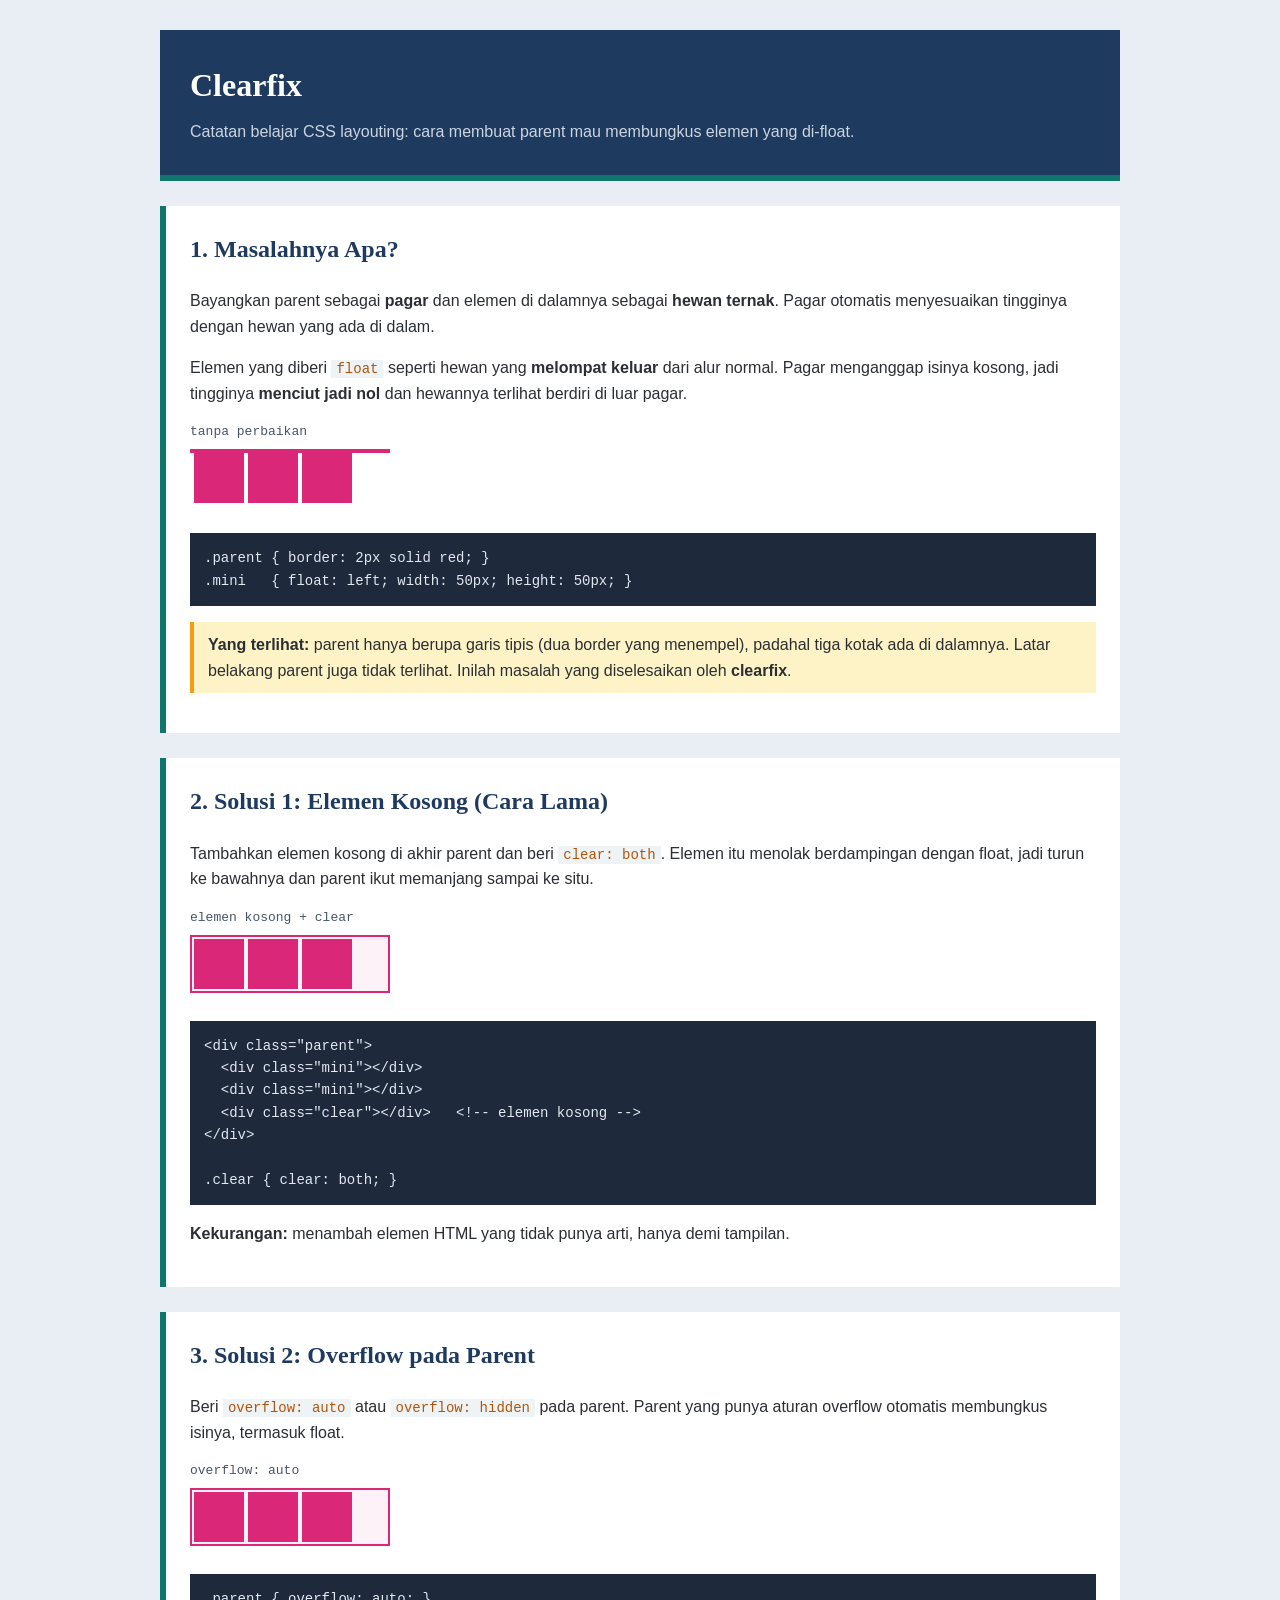
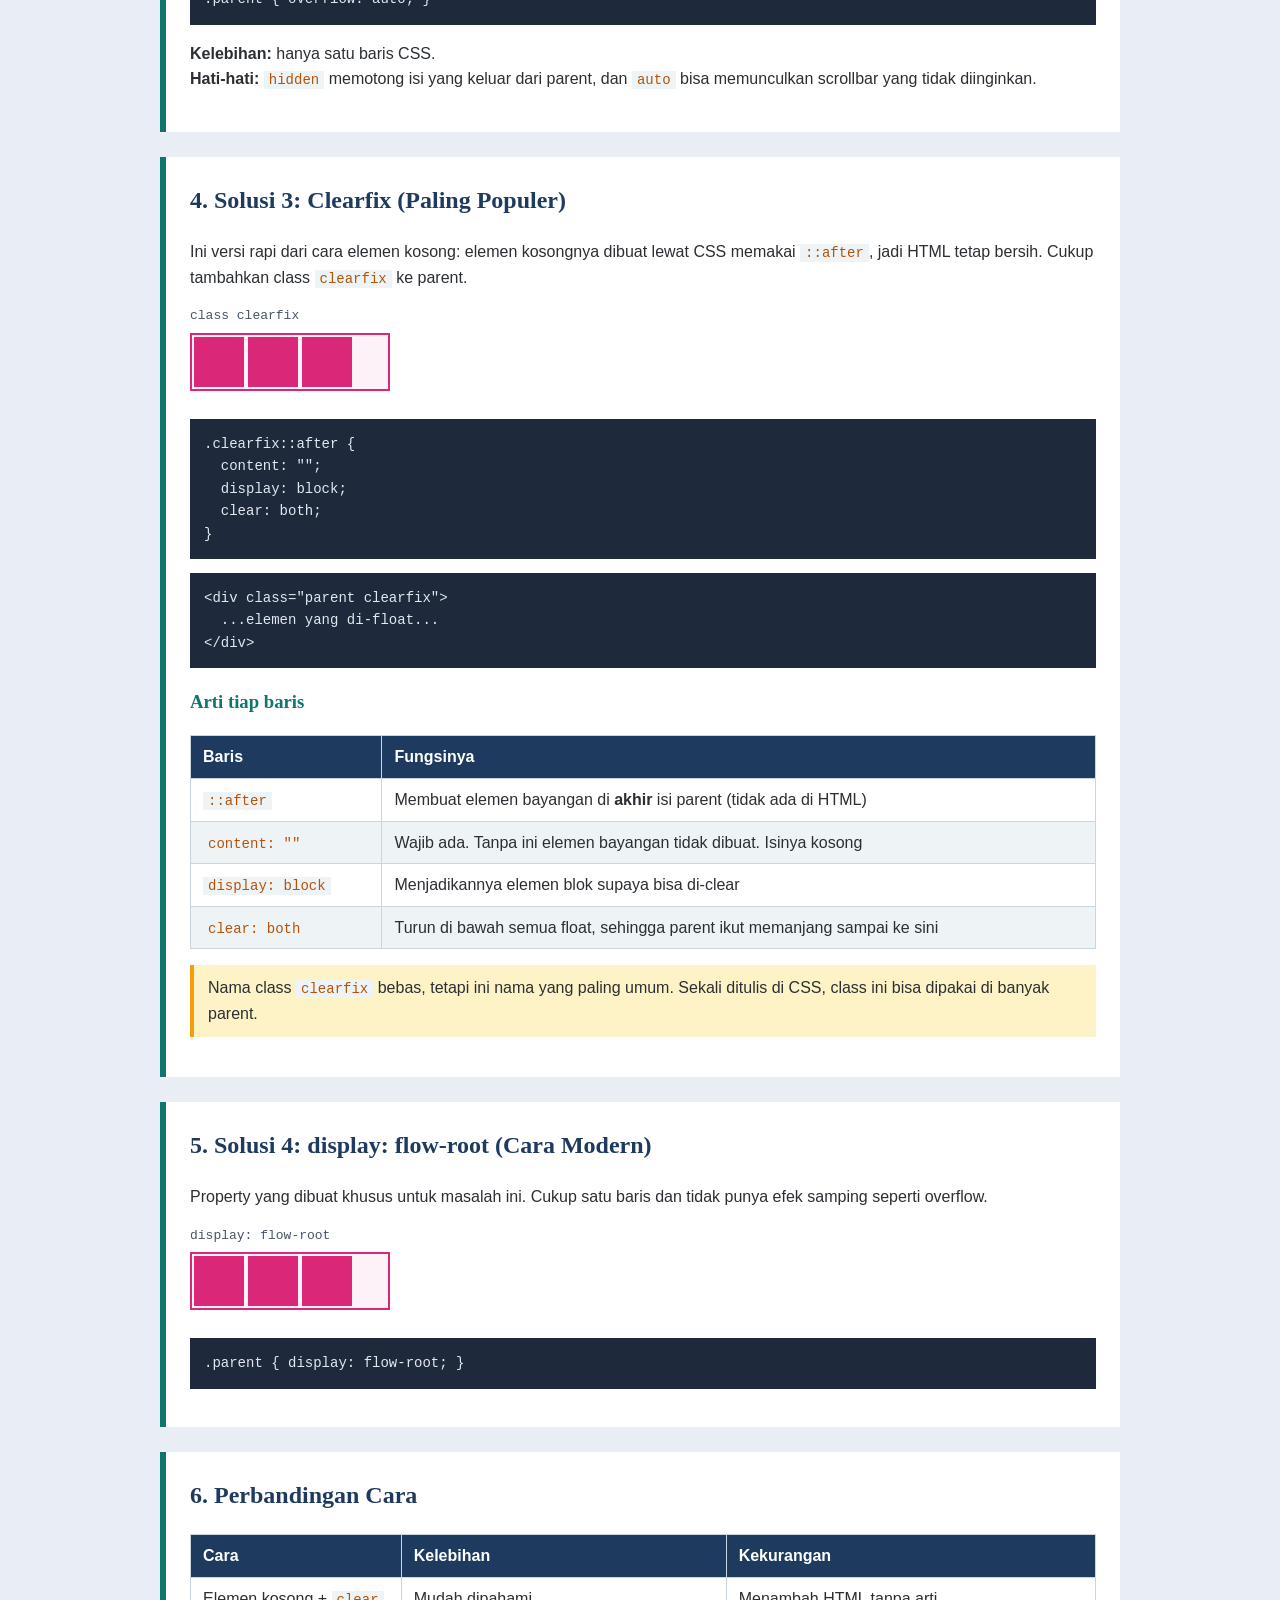
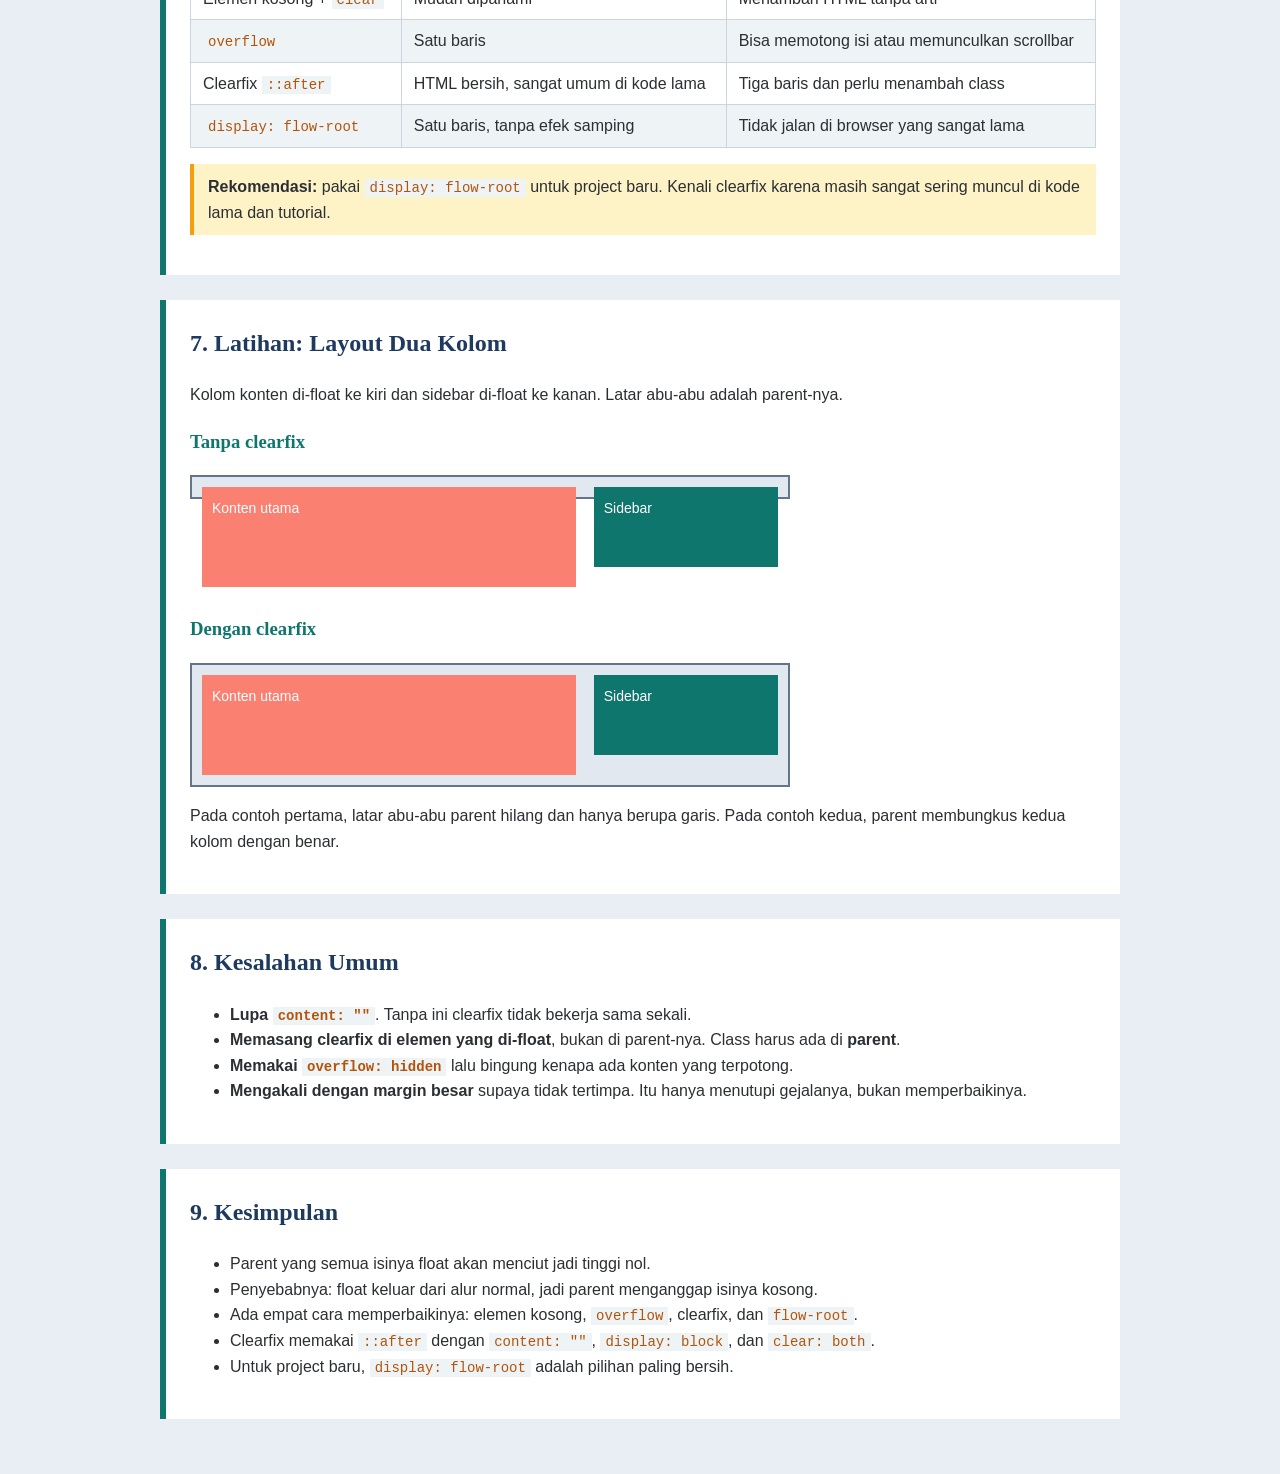
<file: Latihan-8/index.html>
<!DOCTYPE html>
<html lang="id">
<head>
    <meta charset="UTF-8">
    <meta name="viewport" content="width=device-width, initial-scale=1.0">
    <title>Clearfix CSS</title>
    <link rel="stylesheet" href="style.css">
</head>
<body>
<div class="wrapper">

    <!-- ===== JUDUL HALAMAN ===== -->
    <header class="judul">
        <h1>Clearfix</h1>
        <p>Catatan belajar CSS layouting: cara membuat parent mau membungkus elemen yang di-float.</p>
    </header>


    <!-- ===== 1. MASALAHNYA ===== -->
    <section class="materi">
        <h2>1. Masalahnya Apa?</h2>
        <p>
            Bayangkan parent sebagai <b>pagar</b> dan elemen di dalamnya sebagai <b>hewan ternak</b>.
            Pagar otomatis menyesuaikan tingginya dengan hewan yang ada di dalam.
        </p>
        <p>
            Elemen yang diberi <code>float</code> seperti hewan yang <b>melompat keluar</b> dari alur normal.
            Pagar menganggap isinya kosong, jadi tingginya <b>menciut jadi nol</b> dan hewannya
            terlihat berdiri di luar pagar.
        </p>

        <div class="baris">
            <div class="demo">
                <span class="label">tanpa perbaikan</span>
                <div class="parent masalah">
                    <div class="mini"></div>
                    <div class="mini"></div>
                    <div class="mini"></div>
                </div>
            </div>
        </div>

<pre><code>.parent { border: 2px solid red; }
.mini   { float: left; width: 50px; height: 50px; }</code></pre>

        <p class="catatan">
            <b>Yang terlihat:</b> parent hanya berupa garis tipis (dua border yang menempel),
            padahal tiga kotak ada di dalamnya. Latar belakang parent juga tidak terlihat.
            Inilah masalah yang diselesaikan oleh <b>clearfix</b>.
        </p>
    </section>


    <!-- ===== 2. SOLUSI 1: ELEMEN KOSONG ===== -->
    <section class="materi">
        <h2>2. Solusi 1: Elemen Kosong (Cara Lama)</h2>
        <p>
            Tambahkan elemen kosong di akhir parent dan beri <code>clear: both</code>.
            Elemen itu menolak berdampingan dengan float, jadi turun ke bawahnya
            dan parent ikut memanjang sampai ke situ.
        </p>

        <div class="baris">
            <div class="demo">
                <span class="label">elemen kosong + clear</span>
                <div class="parent">
                    <div class="mini"></div>
                    <div class="mini"></div>
                    <div class="mini"></div>
                    <div class="clear"></div>
                </div>
            </div>
        </div>

<pre><code>&lt;div class="parent"&gt;
  &lt;div class="mini"&gt;&lt;/div&gt;
  &lt;div class="mini"&gt;&lt;/div&gt;
  &lt;div class="clear"&gt;&lt;/div&gt;   &lt;!-- elemen kosong --&gt;
&lt;/div&gt;

.clear { clear: both; }</code></pre>

        <p><b>Kekurangan:</b> menambah elemen HTML yang tidak punya arti, hanya demi tampilan.</p>
    </section>


    <!-- ===== 3. SOLUSI 2: OVERFLOW ===== -->
    <section class="materi">
        <h2>3. Solusi 2: Overflow pada Parent</h2>
        <p>
            Beri <code>overflow: auto</code> atau <code>overflow: hidden</code> pada parent.
            Parent yang punya aturan overflow otomatis membungkus isinya, termasuk float.
        </p>

        <div class="baris">
            <div class="demo">
                <span class="label">overflow: auto</span>
                <div class="parent fix-overflow">
                    <div class="mini"></div>
                    <div class="mini"></div>
                    <div class="mini"></div>
                </div>
            </div>
        </div>

<pre><code>.parent { overflow: auto; }</code></pre>

        <p>
            <b>Kelebihan:</b> hanya satu baris CSS.<br>
            <b>Hati-hati:</b> <code>hidden</code> memotong isi yang keluar dari parent,
            dan <code>auto</code> bisa memunculkan scrollbar yang tidak diinginkan.
        </p>
    </section>


    <!-- ===== 4. SOLUSI 3: CLEARFIX ===== -->
    <section class="materi">
        <h2>4. Solusi 3: Clearfix (Paling Populer)</h2>
        <p>
            Ini versi rapi dari cara elemen kosong: elemen kosongnya dibuat lewat CSS
            memakai <code>::after</code>, jadi HTML tetap bersih. Cukup tambahkan class
            <code>clearfix</code> ke parent.
        </p>

        <div class="baris">
            <div class="demo">
                <span class="label">class clearfix</span>
                <div class="parent clearfix">
                    <div class="mini"></div>
                    <div class="mini"></div>
                    <div class="mini"></div>
                </div>
            </div>
        </div>

<pre><code>.clearfix::after {
  content: "";
  display: block;
  clear: both;
}</code></pre>

<pre><code>&lt;div class="parent clearfix"&gt;
  ...elemen yang di-float...
&lt;/div&gt;</code></pre>

        <h3>Arti tiap baris</h3>
        <div class="tabel-wrap">
            <table>
                <thead>
                    <tr><th>Baris</th><th>Fungsinya</th></tr>
                </thead>
                <tbody>
                    <tr><td><code>::after</code></td><td>Membuat elemen bayangan di <b>akhir</b> isi parent (tidak ada di HTML)</td></tr>
                    <tr><td><code>content: ""</code></td><td>Wajib ada. Tanpa ini elemen bayangan tidak dibuat. Isinya kosong</td></tr>
                    <tr><td><code>display: block</code></td><td>Menjadikannya elemen blok supaya bisa di-clear</td></tr>
                    <tr><td><code>clear: both</code></td><td>Turun di bawah semua float, sehingga parent ikut memanjang sampai ke sini</td></tr>
                </tbody>
            </table>
        </div>

        <p class="catatan">
            Nama class <code>clearfix</code> bebas, tetapi ini nama yang paling umum.
            Sekali ditulis di CSS, class ini bisa dipakai di banyak parent.
        </p>
    </section>


    <!-- ===== 5. SOLUSI 4: FLOW-ROOT ===== -->
    <section class="materi">
        <h2>5. Solusi 4: display: flow-root (Cara Modern)</h2>
        <p>
            Property yang dibuat khusus untuk masalah ini. Cukup satu baris dan tidak
            punya efek samping seperti overflow.
        </p>

        <div class="baris">
            <div class="demo">
                <span class="label">display: flow-root</span>
                <div class="parent fix-flow">
                    <div class="mini"></div>
                    <div class="mini"></div>
                    <div class="mini"></div>
                </div>
            </div>
        </div>

<pre><code>.parent { display: flow-root; }</code></pre>
    </section>


    <!-- ===== 6. PERBANDINGAN ===== -->
    <section class="materi">
        <h2>6. Perbandingan Cara</h2>
        <div class="tabel-wrap">
            <table>
                <thead>
                    <tr><th>Cara</th><th>Kelebihan</th><th>Kekurangan</th></tr>
                </thead>
                <tbody>
                    <tr><td>Elemen kosong + <code>clear</code></td><td>Mudah dipahami</td><td>Menambah HTML tanpa arti</td></tr>
                    <tr><td><code>overflow</code></td><td>Satu baris</td><td>Bisa memotong isi atau memunculkan scrollbar</td></tr>
                    <tr><td>Clearfix <code>::after</code></td><td>HTML bersih, sangat umum di kode lama</td><td>Tiga baris dan perlu menambah class</td></tr>
                    <tr><td><code>display: flow-root</code></td><td>Satu baris, tanpa efek samping</td><td>Tidak jalan di browser yang sangat lama</td></tr>
                </tbody>
            </table>
        </div>
        <p class="catatan">
            <b>Rekomendasi:</b> pakai <code>display: flow-root</code> untuk project baru.
            Kenali clearfix karena masih sangat sering muncul di kode lama dan tutorial.
        </p>
    </section>


    <!-- ===== 7. LATIHAN: LAYOUT DUA KOLOM ===== -->
    <section class="materi">
        <h2>7. Latihan: Layout Dua Kolom</h2>
        <p>
            Kolom konten di-float ke kiri dan sidebar di-float ke kanan.
            Latar abu-abu adalah parent-nya.
        </p>

        <h3>Tanpa clearfix</h3>
        <div class="layout tanpa">
            <div class="konten">Konten utama</div>
            <div class="sidebar">Sidebar</div>
        </div>

        <h3>Dengan clearfix</h3>
        <div class="layout clearfix">
            <div class="konten">Konten utama</div>
            <div class="sidebar">Sidebar</div>
        </div>

        <p>
            Pada contoh pertama, latar abu-abu parent hilang dan hanya berupa garis.
            Pada contoh kedua, parent membungkus kedua kolom dengan benar.
        </p>
    </section>


    <!-- ===== 8. KESALAHAN UMUM ===== -->
    <section class="materi">
        <h2>8. Kesalahan Umum</h2>
        <ul>
            <li><b>Lupa <code>content: ""</code></b>. Tanpa ini clearfix tidak bekerja sama sekali.</li>
            <li><b>Memasang clearfix di elemen yang di-float</b>, bukan di parent-nya. Class harus ada di <b>parent</b>.</li>
            <li><b>Memakai <code>overflow: hidden</code></b> lalu bingung kenapa ada konten yang terpotong.</li>
            <li><b>Mengakali dengan margin besar</b> supaya tidak tertimpa. Itu hanya menutupi gejalanya, bukan memperbaikinya.</li>
        </ul>
    </section>


    <!-- ===== 9. KESIMPULAN ===== -->
    <section class="materi">
        <h2>9. Kesimpulan</h2>
        <ul>
            <li>Parent yang semua isinya float akan menciut jadi tinggi nol.</li>
            <li>Penyebabnya: float keluar dari alur normal, jadi parent menganggap isinya kosong.</li>
            <li>Ada empat cara memperbaikinya: elemen kosong, <code>overflow</code>, clearfix, dan <code>flow-root</code>.</li>
            <li>Clearfix memakai <code>::after</code> dengan <code>content: ""</code>, <code>display: block</code>, dan <code>clear: both</code>.</li>
            <li>Untuk project baru, <code>display: flow-root</code> adalah pilihan paling bersih.</li>
        </ul>
    </section>

</div>
</body>
</html>
</file>
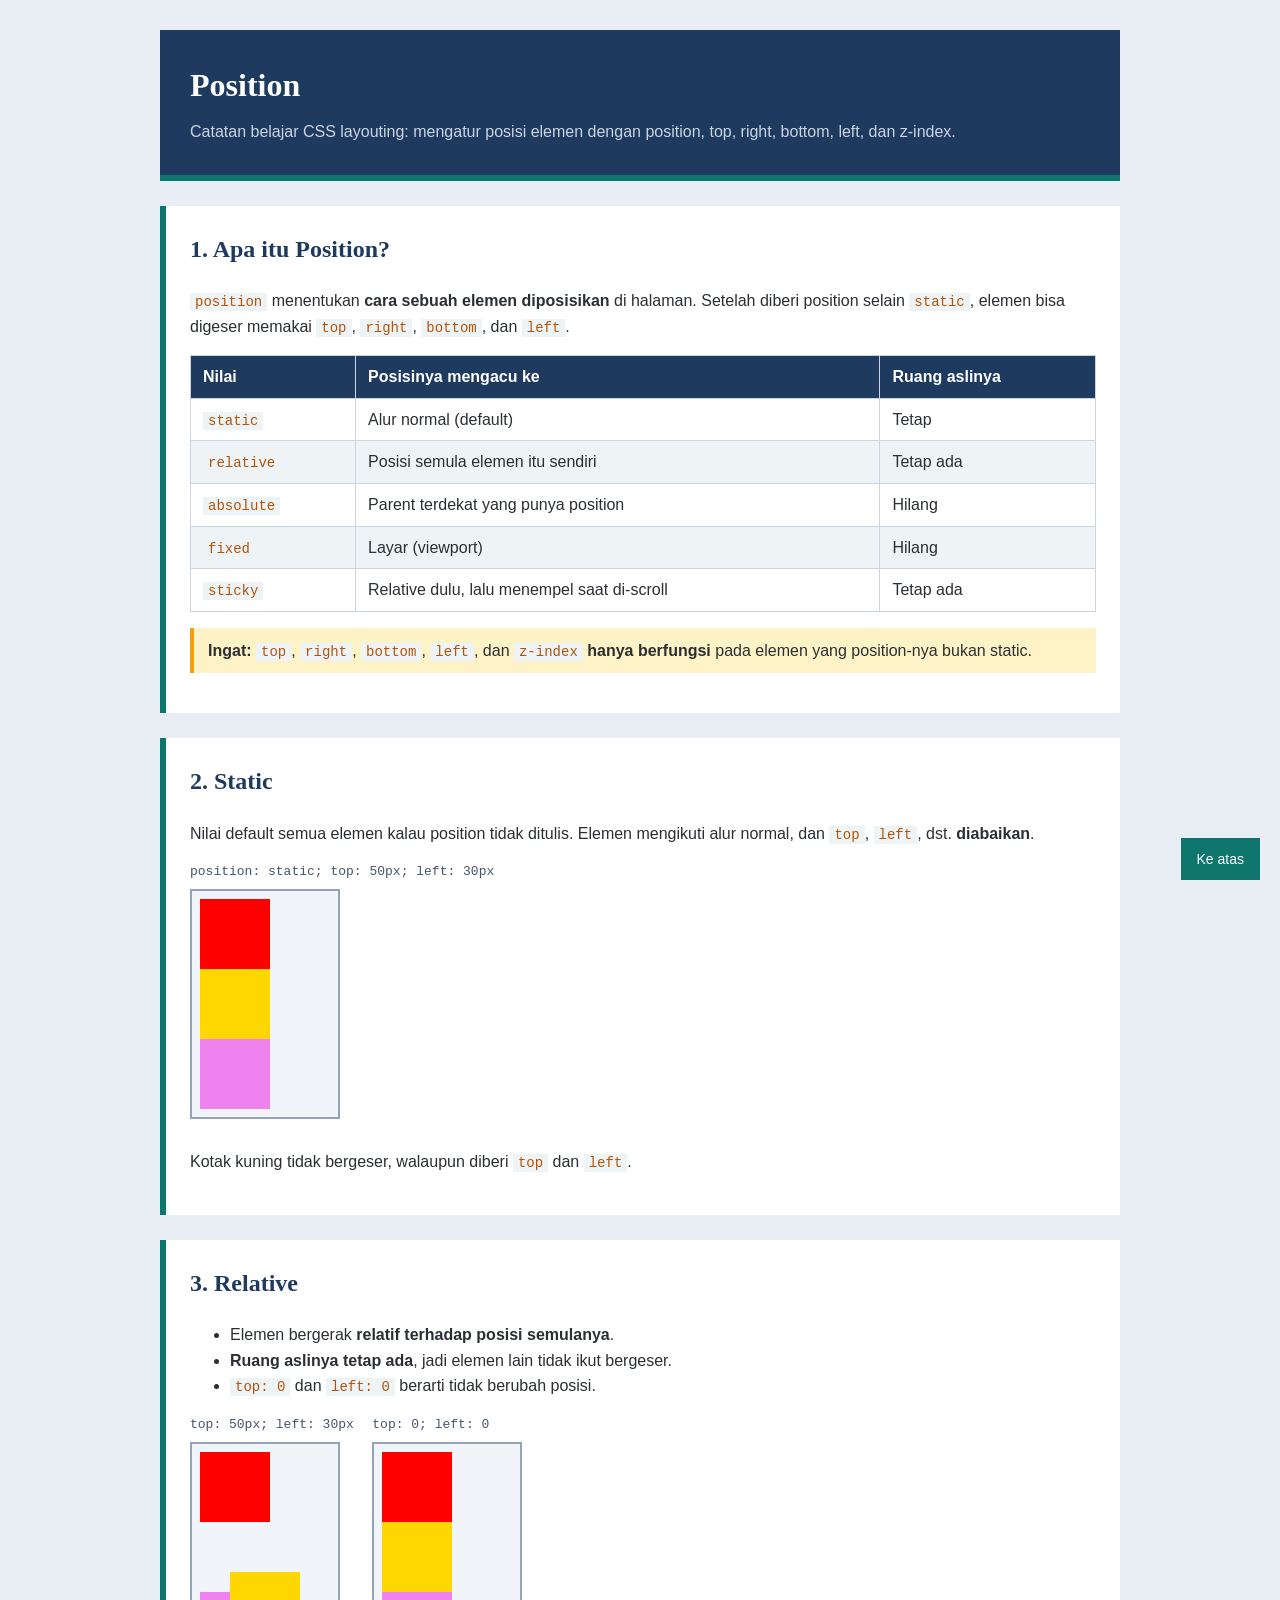
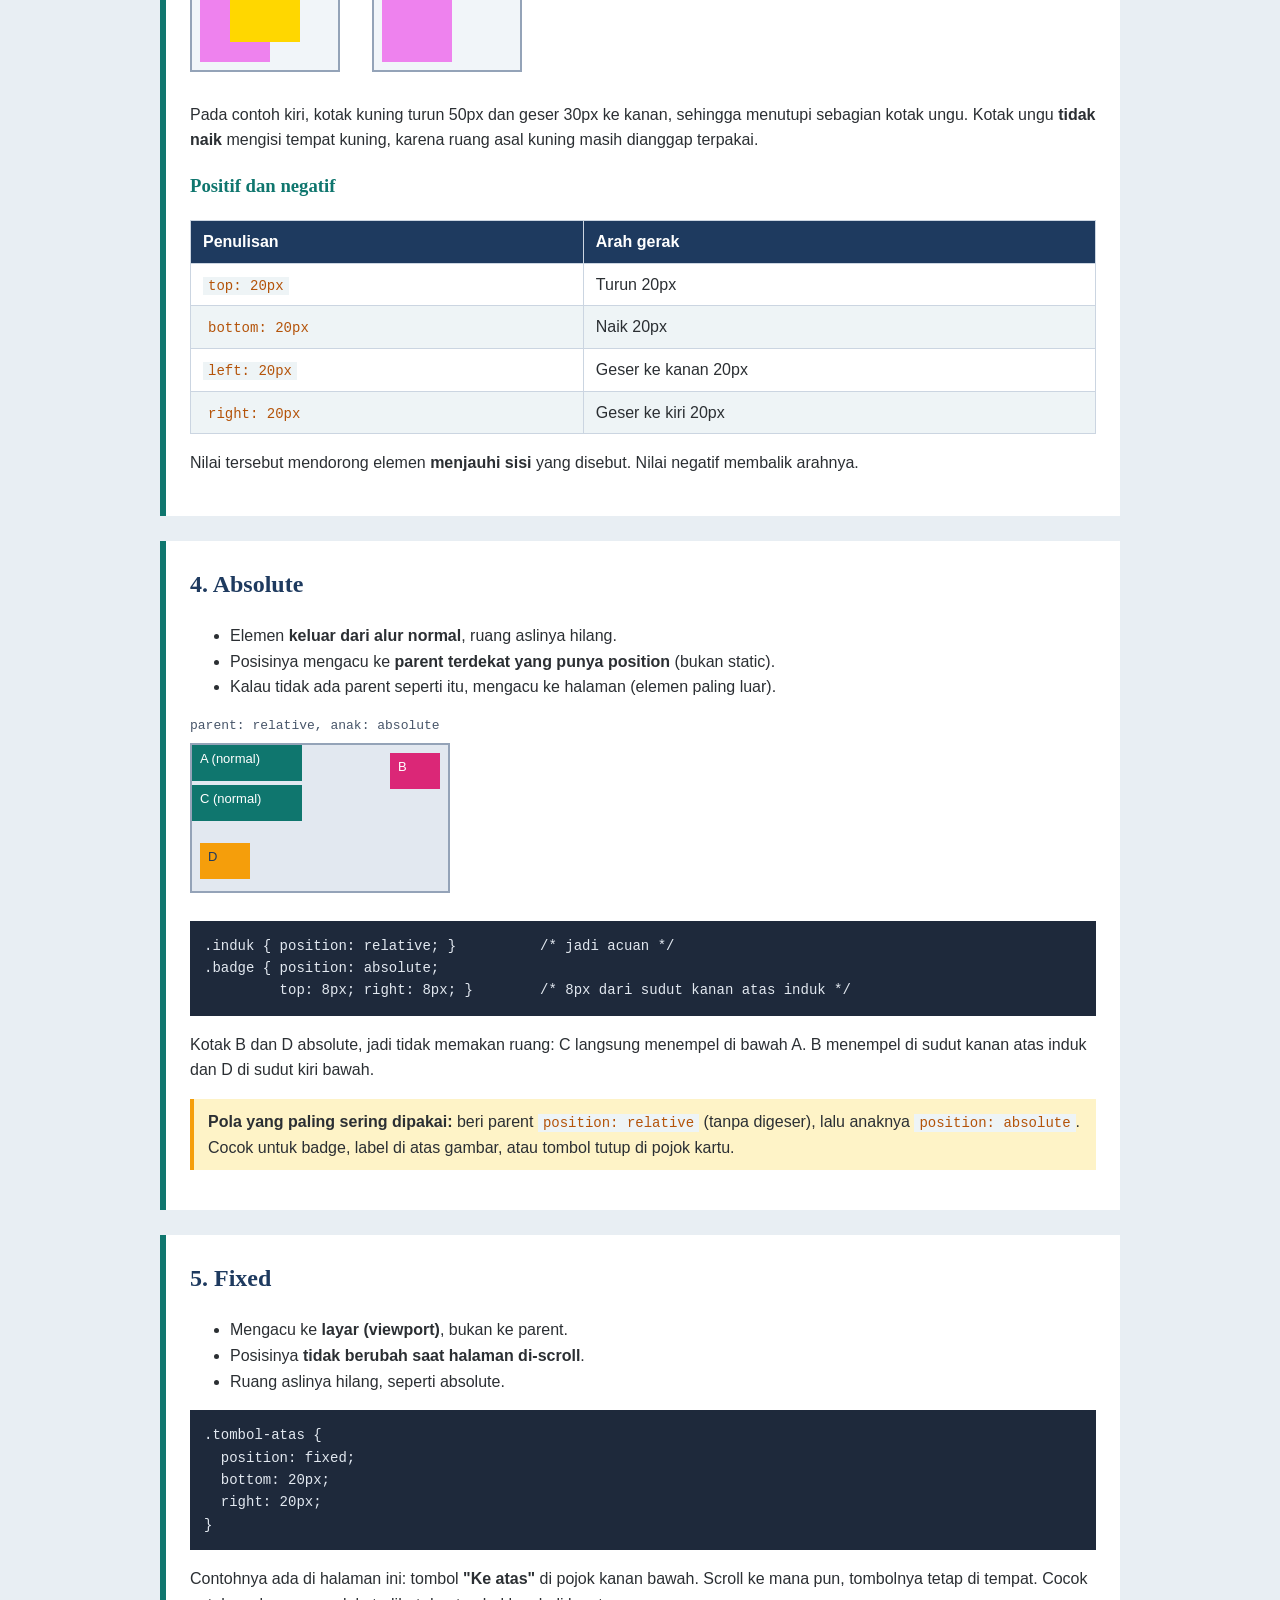
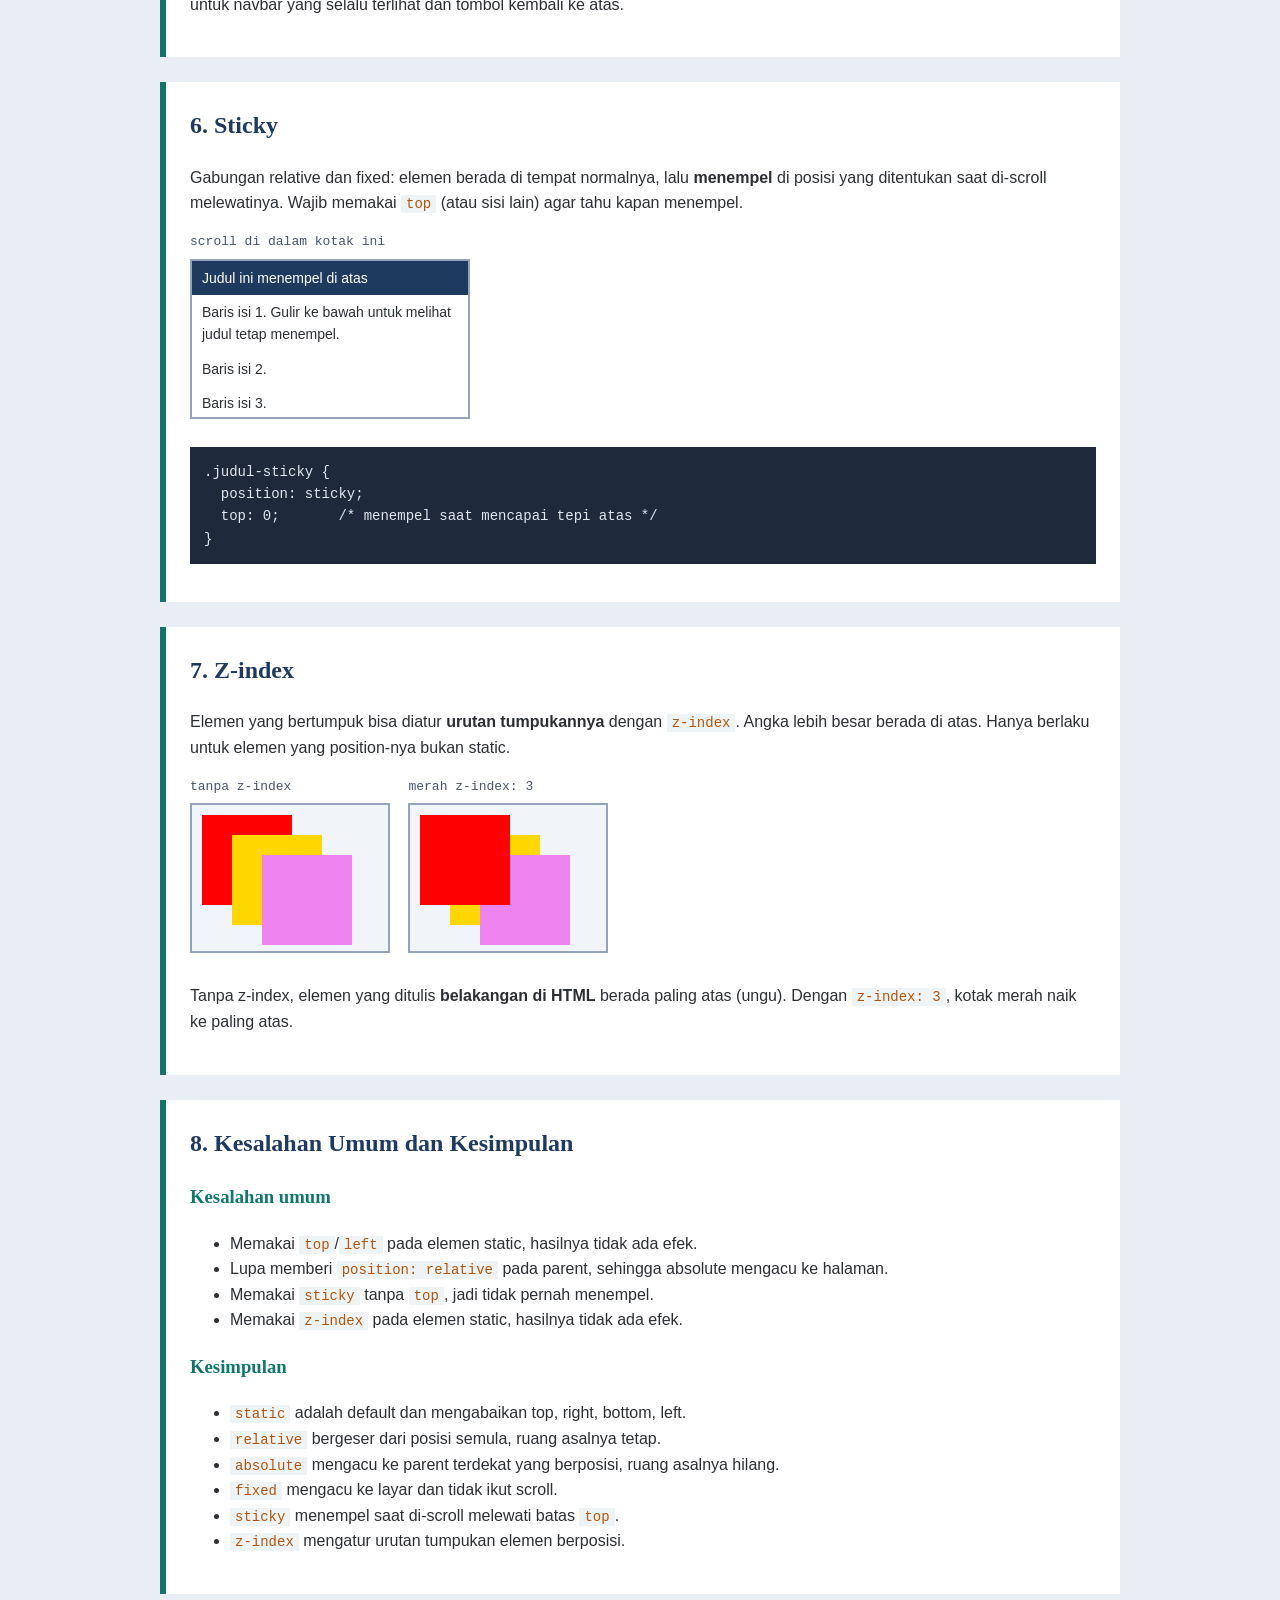
<file: Latihan-9/index.html>
<!DOCTYPE html>
<html lang="id">
<head>
    <meta charset="UTF-8">
    <meta name="viewport" content="width=device-width, initial-scale=1.0">
    <title>CSS Position</title>
    <link rel="stylesheet" href="style.css">
</head>
<body>
<div class="wrapper">

    <!-- ===== JUDUL HALAMAN ===== -->
    <header class="judul" id="atas">
        <h1>Position</h1>
        <p>Catatan belajar CSS layouting: mengatur posisi elemen dengan position, top, right, bottom, left, dan z-index.</p>
    </header>


    <!-- ===== 1. APA ITU POSITION ===== -->
    <section class="materi">
        <h2>1. Apa itu Position?</h2>
        <p>
            <code>position</code> menentukan <b>cara sebuah elemen diposisikan</b> di halaman.
            Setelah diberi position selain <code>static</code>, elemen bisa digeser
            memakai <code>top</code>, <code>right</code>, <code>bottom</code>, dan <code>left</code>.
        </p>

        <div class="tabel-wrap">
            <table>
                <thead>
                    <tr><th>Nilai</th><th>Posisinya mengacu ke</th><th>Ruang aslinya</th></tr>
                </thead>
                <tbody>
                    <tr><td><code>static</code></td><td>Alur normal (default)</td><td>Tetap</td></tr>
                    <tr><td><code>relative</code></td><td>Posisi semula elemen itu sendiri</td><td>Tetap ada</td></tr>
                    <tr><td><code>absolute</code></td><td>Parent terdekat yang punya position</td><td>Hilang</td></tr>
                    <tr><td><code>fixed</code></td><td>Layar (viewport)</td><td>Hilang</td></tr>
                    <tr><td><code>sticky</code></td><td>Relative dulu, lalu menempel saat di-scroll</td><td>Tetap ada</td></tr>
                </tbody>
            </table>
        </div>

        <p class="catatan">
            <b>Ingat:</b> <code>top</code>, <code>right</code>, <code>bottom</code>, <code>left</code>,
            dan <code>z-index</code> <b>hanya berfungsi</b> pada elemen yang position-nya bukan static.
        </p>
    </section>


    <!-- ===== 2. STATIC ===== -->
    <section class="materi">
        <h2>2. Static</h2>
        <p>
            Nilai default semua elemen kalau position tidak ditulis.
            Elemen mengikuti alur normal, dan <code>top</code>, <code>left</code>, dst. <b>diabaikan</b>.
        </p>

        <div class="baris">
            <div class="demo">
                <span class="label">position: static; top: 50px; left: 30px</span>
                <div class="area">
                    <div class="kotak merah"></div>
                    <div class="kotak emas s-dua"></div>
                    <div class="kotak ungu"></div>
                </div>
            </div>
        </div>
        <p>Kotak kuning tidak bergeser, walaupun diberi <code>top</code> dan <code>left</code>.</p>
    </section>


    <!-- ===== 3. RELATIVE ===== -->
    <section class="materi">
        <h2>3. Relative</h2>
        <ul>
            <li>Elemen bergerak <b>relatif terhadap posisi semulanya</b>.</li>
            <li><b>Ruang aslinya tetap ada</b>, jadi elemen lain tidak ikut bergeser.</li>
            <li><code>top: 0</code> dan <code>left: 0</code> berarti tidak berubah posisi.</li>
        </ul>

        <div class="baris">
            <div class="demo">
                <span class="label">top: 50px; left: 30px</span>
                <div class="area">
                    <div class="kotak merah"></div>
                    <div class="kotak emas r-dua"></div>
                    <div class="kotak ungu"></div>
                </div>
            </div>
            <div class="demo">
                <span class="label">top: 0; left: 0</span>
                <div class="area">
                    <div class="kotak merah"></div>
                    <div class="kotak emas r-nol"></div>
                    <div class="kotak ungu"></div>
                </div>
            </div>
        </div>

        <p>
            Pada contoh kiri, kotak kuning turun 50px dan geser 30px ke kanan, sehingga
            menutupi sebagian kotak ungu. Kotak ungu <b>tidak naik</b> mengisi tempat kuning,
            karena ruang asal kuning masih dianggap terpakai.
        </p>

        <h3>Positif dan negatif</h3>
        <div class="tabel-wrap">
            <table>
                <thead>
                    <tr><th>Penulisan</th><th>Arah gerak</th></tr>
                </thead>
                <tbody>
                    <tr><td><code>top: 20px</code></td><td>Turun 20px</td></tr>
                    <tr><td><code>bottom: 20px</code></td><td>Naik 20px</td></tr>
                    <tr><td><code>left: 20px</code></td><td>Geser ke kanan 20px</td></tr>
                    <tr><td><code>right: 20px</code></td><td>Geser ke kiri 20px</td></tr>
                </tbody>
            </table>
        </div>
        <p>Nilai tersebut mendorong elemen <b>menjauhi sisi</b> yang disebut. Nilai negatif membalik arahnya.</p>
    </section>


    <!-- ===== 4. ABSOLUTE ===== -->
    <section class="materi">
        <h2>4. Absolute</h2>
        <ul>
            <li>Elemen <b>keluar dari alur normal</b>, ruang aslinya hilang.</li>
            <li>Posisinya mengacu ke <b>parent terdekat yang punya position</b> (bukan static).</li>
            <li>Kalau tidak ada parent seperti itu, mengacu ke halaman (elemen paling luar).</li>
        </ul>

        <div class="baris">
            <div class="demo">
                <span class="label">parent: relative, anak: absolute</span>
                <div class="induk-abs">
                    <div class="blok">A (normal)</div>
                    <div class="blok ab-kanan">B</div>
                    <div class="blok">C (normal)</div>
                    <div class="blok ab-kiri">D</div>
                </div>
            </div>
        </div>

<pre><code>.induk { position: relative; }          /* jadi acuan */
.badge { position: absolute;
         top: 8px; right: 8px; }        /* 8px dari sudut kanan atas induk */</code></pre>

        <p>
            Kotak B dan D absolute, jadi tidak memakan ruang: C langsung menempel di bawah A.
            B menempel di sudut kanan atas induk dan D di sudut kiri bawah.
        </p>

        <p class="catatan">
            <b>Pola yang paling sering dipakai:</b> beri parent <code>position: relative</code>
            (tanpa digeser), lalu anaknya <code>position: absolute</code>.
            Cocok untuk badge, label di atas gambar, atau tombol tutup di pojok kartu.
        </p>
    </section>


    <!-- ===== 5. FIXED ===== -->
    <section class="materi">
        <h2>5. Fixed</h2>
        <ul>
            <li>Mengacu ke <b>layar (viewport)</b>, bukan ke parent.</li>
            <li>Posisinya <b>tidak berubah saat halaman di-scroll</b>.</li>
            <li>Ruang aslinya hilang, seperti absolute.</li>
        </ul>

<pre><code>.tombol-atas {
  position: fixed;
  bottom: 20px;
  right: 20px;
}</code></pre>

        <p>
            Contohnya ada di halaman ini: tombol <b>"Ke atas"</b> di pojok kanan bawah.
            Scroll ke mana pun, tombolnya tetap di tempat. Cocok untuk navbar yang selalu terlihat
            dan tombol kembali ke atas.
        </p>
    </section>


    <!-- ===== 6. STICKY ===== -->
    <section class="materi">
        <h2>6. Sticky</h2>
        <p>
            Gabungan relative dan fixed: elemen berada di tempat normalnya, lalu
            <b>menempel</b> di posisi yang ditentukan saat di-scroll melewatinya.
            Wajib memakai <code>top</code> (atau sisi lain) agar tahu kapan menempel.
        </p>

        <div class="baris">
            <div class="demo">
                <span class="label">scroll di dalam kotak ini</span>
                <div class="kotak-scroll">
                    <div class="judul-sticky">Judul ini menempel di atas</div>
                    <p>Baris isi 1. Gulir ke bawah untuk melihat judul tetap menempel.</p>
                    <p>Baris isi 2.</p>
                    <p>Baris isi 3.</p>
                    <p>Baris isi 4.</p>
                    <p>Baris isi 5.</p>
                    <p>Baris isi 6.</p>
                    <p>Baris isi 7.</p>
                    <p>Baris isi 8.</p>
                    <p>Baris isi 9.</p>
                    <p>Baris isi 10.</p>
                </div>
            </div>
        </div>

<pre><code>.judul-sticky {
  position: sticky;
  top: 0;       /* menempel saat mencapai tepi atas */
}</code></pre>
    </section>


    <!-- ===== 7. Z-INDEX ===== -->
    <section class="materi">
        <h2>7. Z-index</h2>
        <p>
            Elemen yang bertumpuk bisa diatur <b>urutan tumpukannya</b> dengan <code>z-index</code>.
            Angka lebih besar berada di atas. Hanya berlaku untuk elemen yang position-nya bukan static.
        </p>

        <div class="baris">
            <div class="demo">
                <span class="label">tanpa z-index</span>
                <div class="induk-z">
                    <div class="z merah-z z-a"></div>
                    <div class="z emas-z z-b"></div>
                    <div class="z ungu-z z-c"></div>
                </div>
            </div>
            <div class="demo">
                <span class="label">merah z-index: 3</span>
                <div class="induk-z">
                    <div class="z merah-z z-a z-tinggi"></div>
                    <div class="z emas-z z-b"></div>
                    <div class="z ungu-z z-c"></div>
                </div>
            </div>
        </div>

        <p>
            Tanpa z-index, elemen yang ditulis <b>belakangan di HTML</b> berada paling atas (ungu).
            Dengan <code>z-index: 3</code>, kotak merah naik ke paling atas.
        </p>
    </section>


    <!-- ===== 8. KESIMPULAN ===== -->
    <section class="materi">
        <h2>8. Kesalahan Umum dan Kesimpulan</h2>
        <h3>Kesalahan umum</h3>
        <ul>
            <li>Memakai <code>top</code>/<code>left</code> pada elemen static, hasilnya tidak ada efek.</li>
            <li>Lupa memberi <code>position: relative</code> pada parent, sehingga absolute mengacu ke halaman.</li>
            <li>Memakai <code>sticky</code> tanpa <code>top</code>, jadi tidak pernah menempel.</li>
            <li>Memakai <code>z-index</code> pada elemen static, hasilnya tidak ada efek.</li>
        </ul>

        <h3>Kesimpulan</h3>
        <ul>
            <li><code>static</code> adalah default dan mengabaikan top, right, bottom, left.</li>
            <li><code>relative</code> bergeser dari posisi semula, ruang asalnya tetap.</li>
            <li><code>absolute</code> mengacu ke parent terdekat yang berposisi, ruang asalnya hilang.</li>
            <li><code>fixed</code> mengacu ke layar dan tidak ikut scroll.</li>
            <li><code>sticky</code> menempel saat di-scroll melewati batas <code>top</code>.</li>
            <li><code>z-index</code> mengatur urutan tumpukan elemen berposisi.</li>
        </ul>
    </section>

</div>

<!-- tombol fixed: selalu di pojok kanan bawah layar -->
<a href="#atas" class="tombol-atas">Ke atas</a>

</body>
</html>
</file>
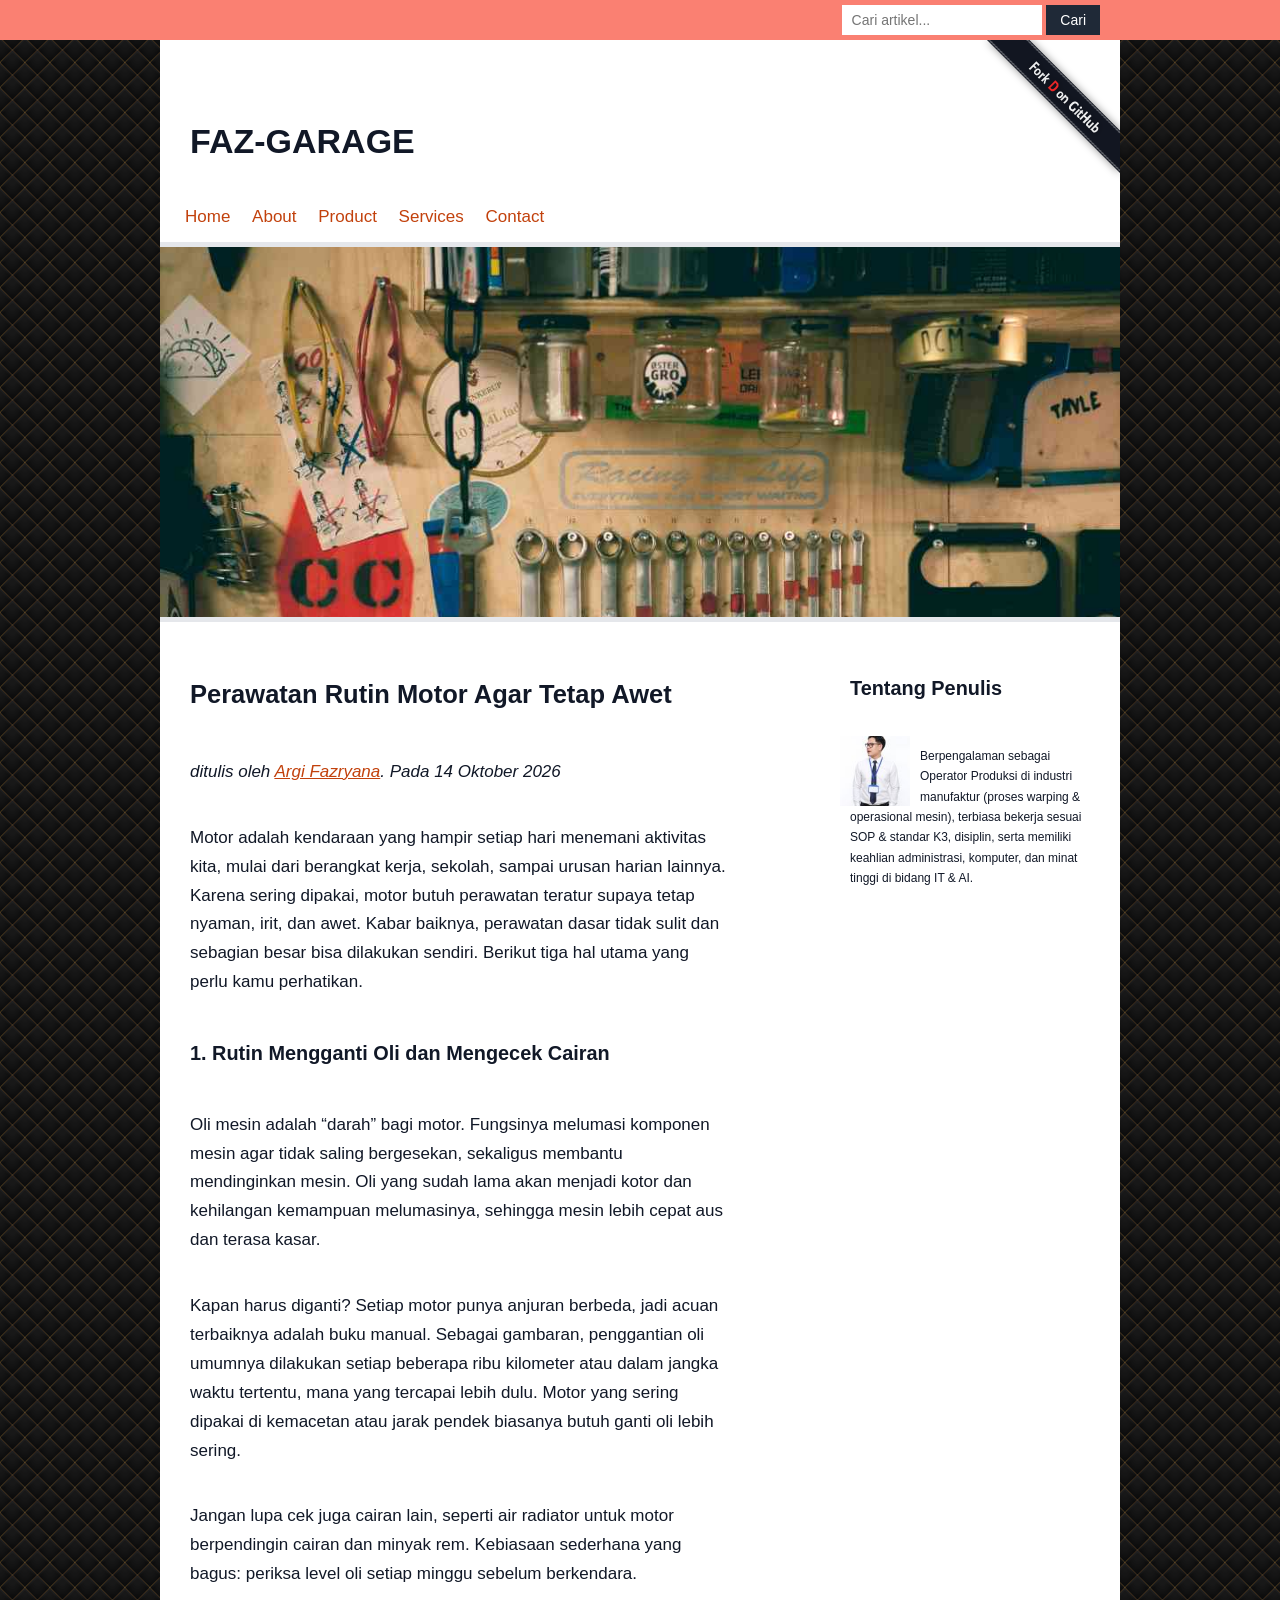
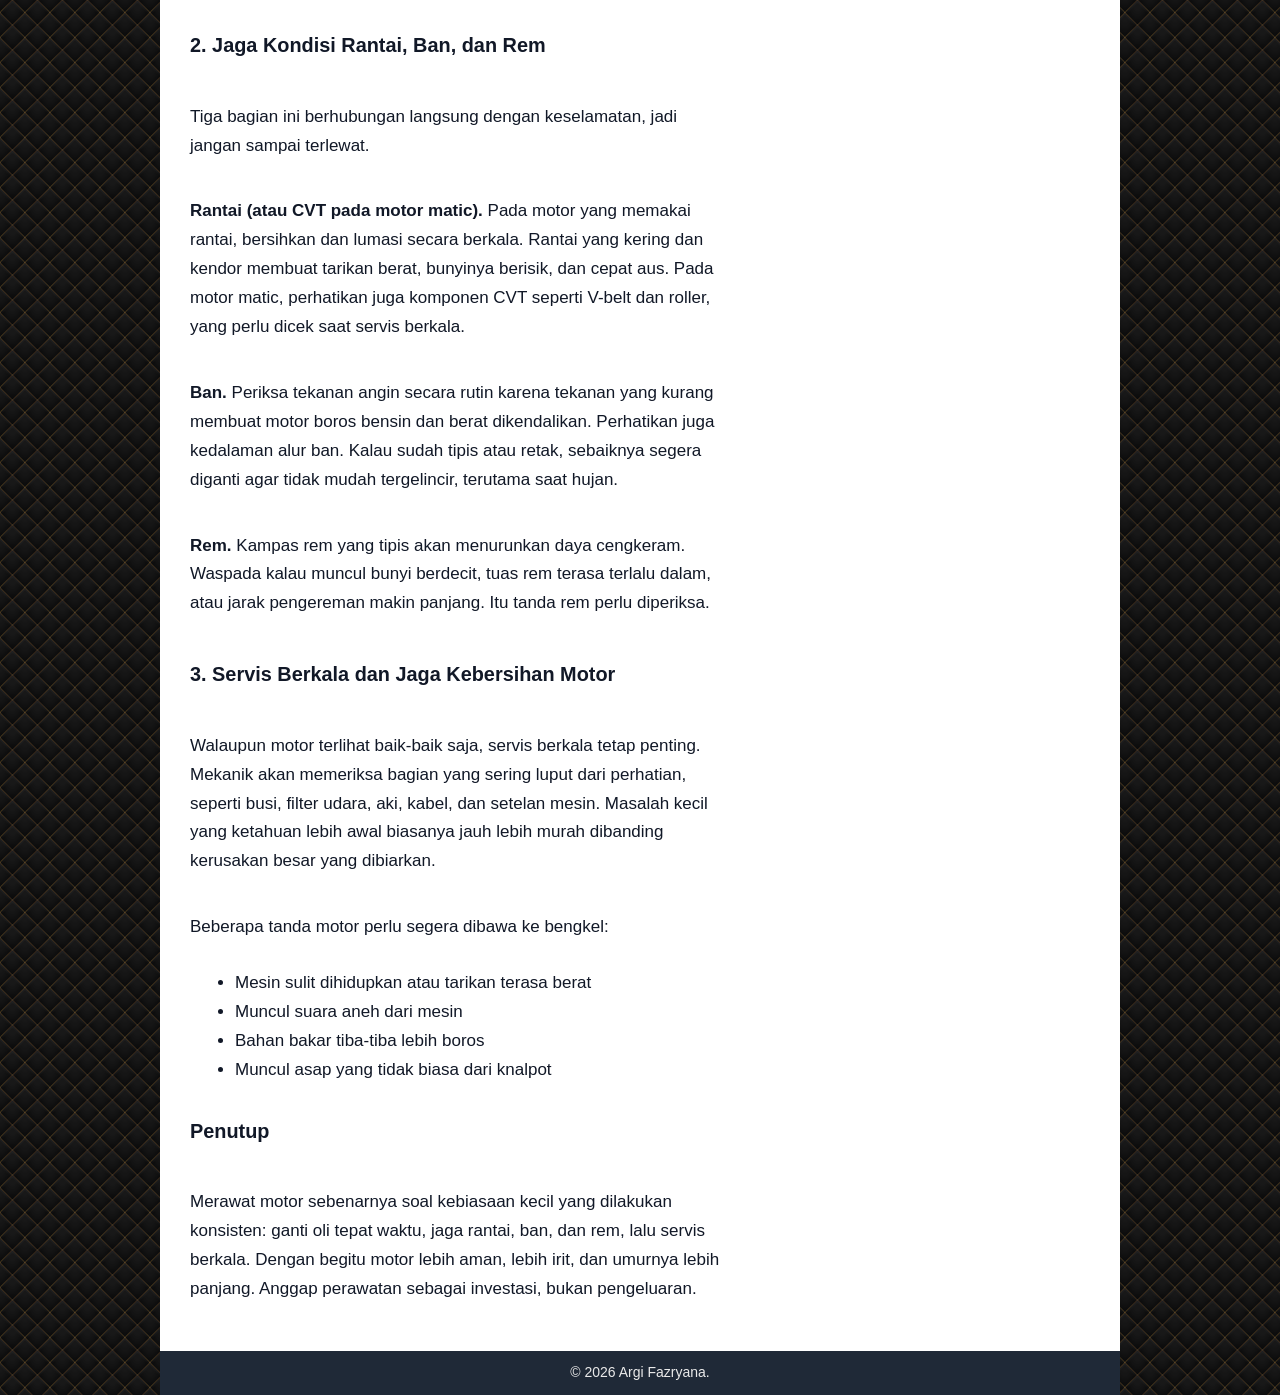
<file: Project-1/index.html>
<!DOCTYPE html>
<html lang="id">
<head>
    <meta charset="UTF-8">
    <!-- viewport: wajib untuk tampilan responsif di smartphone -->
    <meta name="viewport" content="width=device-width, initial-scale=1.0">
    <title>FAZ-GARAGE</title>
    <link rel="stylesheet" href="style.css">
</head>
<body>

    <!-- ===== NAVBAR FIXED: menempel di atas layar =====
         .top-bar-isi dibatasi 960px agar sejajar dengan container di bawahnya.
         Kolom pencarian berada di kanan. Menu lain bisa ditambah di kiri. -->
    <div class="top-bar">
        <div class="top-bar-isi">
            <!-- Kolom pencarian (belum terhubung ke halaman hasil) -->
            <form class="cari" action="#" method="get" role="search">
                <input type="search" name="q" placeholder="Cari artikel..." aria-label="Cari artikel">
                <button type="submit">Cari</button>
            </form>
        </div>
    </div>

    <!-- ===== PEMBUNGKUS HALAMAN (lebar maksimal 960px, di tengah) ===== -->
    <div class="container">

        <!-- ===== LOGO GITHUB: pojok kanan atas, menuju profil GitHub ===== -->
        <a href="https://github.com/fazryannn" class="github" target="_blank" rel="noopener" aria-label="GitHub fazryannn"></a>

        <!-- ===== HEADER: nama website dan menu ===== -->
        <header class="header">
            <h1>FAZ-GARAGE</h1>
            <nav>
                <ul>
                    <li><a href="#">Home</a></li>
                    <li><a href="#">About</a></li>
                    <li><a href="#">Product</a></li>
                    <li><a href="#">Services</a></li>
                    <li><a href="#">Contact</a></li>
                </ul>
            </nav>
        </header>

        <!-- ===== HERO: foto sampul (gambar diatur lewat CSS) ===== -->
        <div class="hero"></div>

        <!-- ===== ISI HALAMAN: dua kolom (artikel + sidebar) =====
             Kedua kolom di-float, jadi pembungkus ini diberi class clearfix
             agar tingginya mengikuti kolom dan footer tidak naik.
             Di layar kecil, kedua kolom otomatis tersusun ke bawah (lihat CSS bagian responsif). -->
        <div class="content clearfix">

            <!-- Kolom kiri: artikel -->
            <article class="main">

                <!-- Judul dan penulis -->
                <h2>Perawatan Rutin Motor Agar Tetap Awet</h2>
                <p class="penulis">
                    ditulis oleh <a href="#">Argi Fazryana</a>.
                    Pada <time datetime="2026-10-14">14 Oktober 2026</time>
                </p>

                <!-- Pengantar -->
                <p>Motor adalah kendaraan yang hampir setiap hari menemani aktivitas kita, mulai dari berangkat kerja, sekolah, sampai urusan harian lainnya. Karena sering dipakai, motor butuh perawatan teratur supaya tetap nyaman, irit, dan awet. Kabar baiknya, perawatan dasar tidak sulit dan sebagian besar bisa dilakukan sendiri. Berikut tiga hal utama yang perlu kamu perhatikan.</p>

                <!-- Sub judul 1: oli dan cairan -->
                <h3>1. Rutin Mengganti Oli dan Mengecek Cairan</h3>
                <p>Oli mesin adalah “darah” bagi motor. Fungsinya melumasi komponen mesin agar tidak saling bergesekan, sekaligus membantu mendinginkan mesin. Oli yang sudah lama akan menjadi kotor dan kehilangan kemampuan melumasinya, sehingga mesin lebih cepat aus dan terasa kasar.</p>
                <p>Kapan harus diganti? Setiap motor punya anjuran berbeda, jadi acuan terbaiknya adalah buku manual. Sebagai gambaran, penggantian oli umumnya dilakukan setiap beberapa ribu kilometer atau dalam jangka waktu tertentu, mana yang tercapai lebih dulu. Motor yang sering dipakai di kemacetan atau jarak pendek biasanya butuh ganti oli lebih sering.</p>
                <p>Jangan lupa cek juga cairan lain, seperti air radiator untuk motor berpendingin cairan dan minyak rem. Kebiasaan sederhana yang bagus: periksa level oli setiap minggu sebelum berkendara.</p>

                <!-- Sub judul 2: rantai, ban, rem -->
                <h3>2. Jaga Kondisi Rantai, Ban, dan Rem</h3>
                <p>Tiga bagian ini berhubungan langsung dengan keselamatan, jadi jangan sampai terlewat.</p>
                <p><strong>Rantai (atau CVT pada motor matic).</strong> Pada motor yang memakai rantai, bersihkan dan lumasi secara berkala. Rantai yang kering dan kendor membuat tarikan berat, bunyinya berisik, dan cepat aus. Pada motor matic, perhatikan juga komponen CVT seperti V-belt dan roller, yang perlu dicek saat servis berkala.</p>
                <p><strong>Ban.</strong> Periksa tekanan angin secara rutin karena tekanan yang kurang membuat motor boros bensin dan berat dikendalikan. Perhatikan juga kedalaman alur ban. Kalau sudah tipis atau retak, sebaiknya segera diganti agar tidak mudah tergelincir, terutama saat hujan.</p>
                <p><strong>Rem.</strong> Kampas rem yang tipis akan menurunkan daya cengkeram. Waspada kalau muncul bunyi berdecit, tuas rem terasa terlalu dalam, atau jarak pengereman makin panjang. Itu tanda rem perlu diperiksa.</p>

                <!-- Sub judul 3: servis berkala dan kebersihan -->
                <h3>3. Servis Berkala dan Jaga Kebersihan Motor</h3>
                <p>Walaupun motor terlihat baik-baik saja, servis berkala tetap penting. Mekanik akan memeriksa bagian yang sering luput dari perhatian, seperti busi, filter udara, aki, kabel, dan setelan mesin. Masalah kecil yang ketahuan lebih awal biasanya jauh lebih murah dibanding kerusakan besar yang dibiarkan.</p>
                <p>Beberapa tanda motor perlu segera dibawa ke bengkel:</p>
                <ul class="item">
                    <li>Mesin sulit dihidupkan atau tarikan terasa berat</li>
                    <li>Muncul suara aneh dari mesin</li>
                    <li>Bahan bakar tiba-tiba lebih boros</li>
                    <li>Muncul asap yang tidak biasa dari knalpot</li>
                </ul>

                <!-- Penutup -->
                <h3>Penutup</h3>
                <p>Merawat motor sebenarnya soal kebiasaan kecil yang dilakukan konsisten: ganti oli tepat waktu, jaga rantai, ban, dan rem, lalu servis berkala. Dengan begitu motor lebih aman, lebih irit, dan umurnya lebih panjang. Anggap perawatan sebagai investasi, bukan pengeluaran.</p>
            </article>

            <!-- Kolom kanan: sidebar tentang penulis -->
            <aside class="sidebar">
                <h3>Tentang Penulis</h3>
                <img src="img/argii.jpg" alt="Foto Argi Fazryana">
                <p>Berpengalaman sebagai Operator Produksi di industri manufaktur (proses warping &amp; operasional mesin), terbiasa bekerja sesuai SOP &amp; standar K3, disiplin, serta memiliki keahlian administrasi, komputer, dan minat tinggi di bidang IT &amp; AI.</p>
            </aside>

        </div>

        <!-- ===== FOOTER ===== -->
        <footer class="footer">
            <p class="copy">&copy; 2026 Argi Fazryana.</p>
        </footer>

    </div>
</body>
</html>
</file>
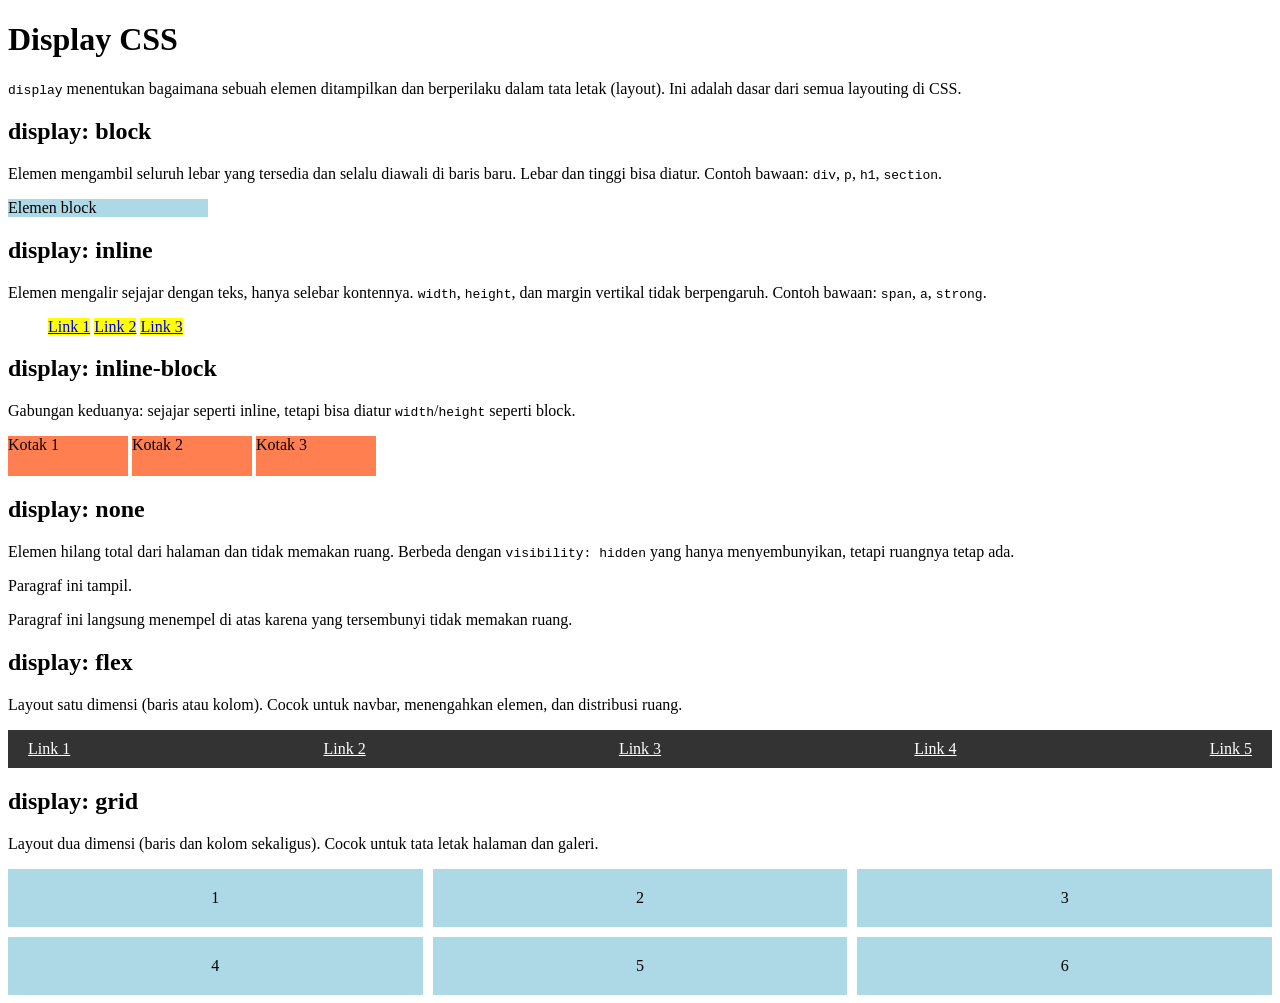
<file: Latihan-1/display.html>
<!DOCTYPE html>
<html lang="id">
<head>
    <meta charset="UTF-8">
    <meta name="viewport" content="width=device-width, initial-scale=1.0">
    <title>Display CSS</title>
    <link rel="stylesheet" href="style.css">
</head>
<body>
    <h1>Display CSS</h1>
    <p>
        <code>display</code> menentukan bagaimana sebuah elemen ditampilkan dan berperilaku
        dalam tata letak (layout). Ini adalah dasar dari semua layouting di CSS.
    </p>

    <!-- 1. BLOCK -->
    <section>
        <h2>display: block</h2>
        <p>
            Elemen mengambil seluruh lebar yang tersedia dan selalu diawali di baris baru.
            Lebar dan tinggi bisa diatur. Contoh bawaan: <code>div</code>, <code>p</code>,
            <code>h1</code>, <code>section</code>.
        </p>
        <div class="blok">Elemen block</div>
    </section>

    <!-- 2. INLINE -->
    <section>
        <h2>display: inline</h2>
        <p>
            Elemen mengalir sejajar dengan teks, hanya selebar kontennya.
            <code>width</code>, <code>height</code>, dan margin vertikal tidak berpengaruh.
            Contoh bawaan: <code>span</code>, <code>a</code>, <code>strong</code>.
        </p>
        <ul class="link">
            <li><a href="#">Link 1</a></li>
            <li><a href="#">Link 2</a></li>
            <li><a href="#">Link 3</a></li>
        </ul>
    </section>

    <!-- 3. INLINE-BLOCK -->
    <section>
        <h2>display: inline-block</h2>
        <p>
            Gabungan keduanya: sejajar seperti inline, tetapi bisa diatur
            <code>width</code>/<code>height</code> seperti block.
        </p>
        <div class="inline">Kotak 1</div>
        <div class="inline">Kotak 2</div>
        <div class="inline">Kotak 3</div>
    </section>

    <!-- 4. NONE -->
    <section>
        <h2>display: none</h2>
        <p>
            Elemen hilang total dari halaman dan tidak memakan ruang. Berbeda dengan
            <code>visibility: hidden</code> yang hanya menyembunyikan, tetapi ruangnya tetap ada.
        </p>
        <p>Paragraf ini tampil.</p>
        <p class="none">Paragraf ini disembunyikan dengan display: none.</p>
        <p>Paragraf ini langsung menempel di atas karena yang tersembunyi tidak memakan ruang.</p>
    </section>

    <!-- 5. FLEX -->
    <section>
        <h2>display: flex</h2>
        <p>
            Layout satu dimensi (baris atau kolom). Cocok untuk navbar, menengahkan elemen,
            dan distribusi ruang.
        </p>
        <nav>
            <ul class="navbar">
                <li><a href="#">Link 1</a></li>
                <li><a href="#">Link 2</a></li>
                <li><a href="#">Link 3</a></li>
                <li><a href="#">Link 4</a></li>
                <li><a href="#">Link 5</a></li>
            </ul>
        </nav>
    </section>

    <!-- 6. GRID -->
    <section>
        <h2>display: grid</h2>
        <p>
            Layout dua dimensi (baris dan kolom sekaligus). Cocok untuk tata letak halaman
            dan galeri.
        </p>
        <div class="galeri">
            <div>1</div>
            <div>2</div>
            <div>3</div>
            <div>4</div>
            <div>5</div>
            <div>6</div>
        </div>
    </section>
</body>
</html>
</file>
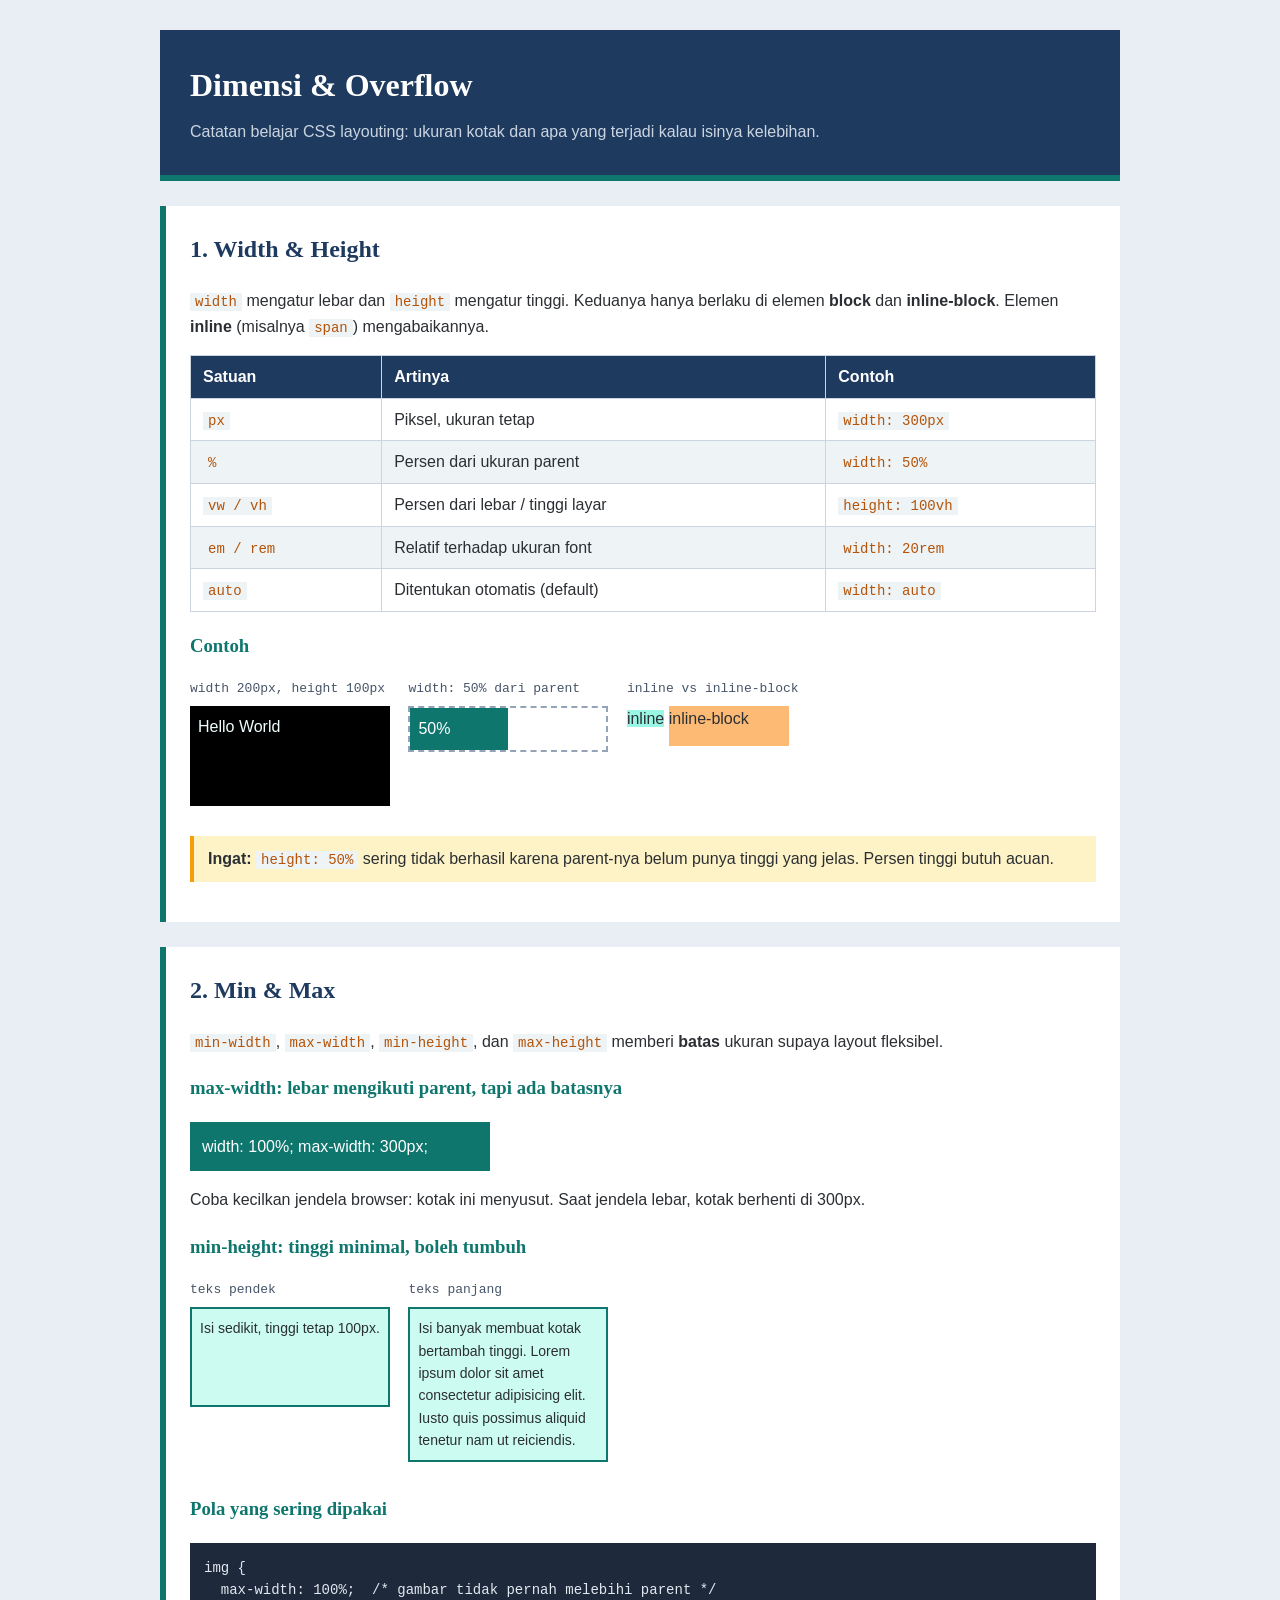
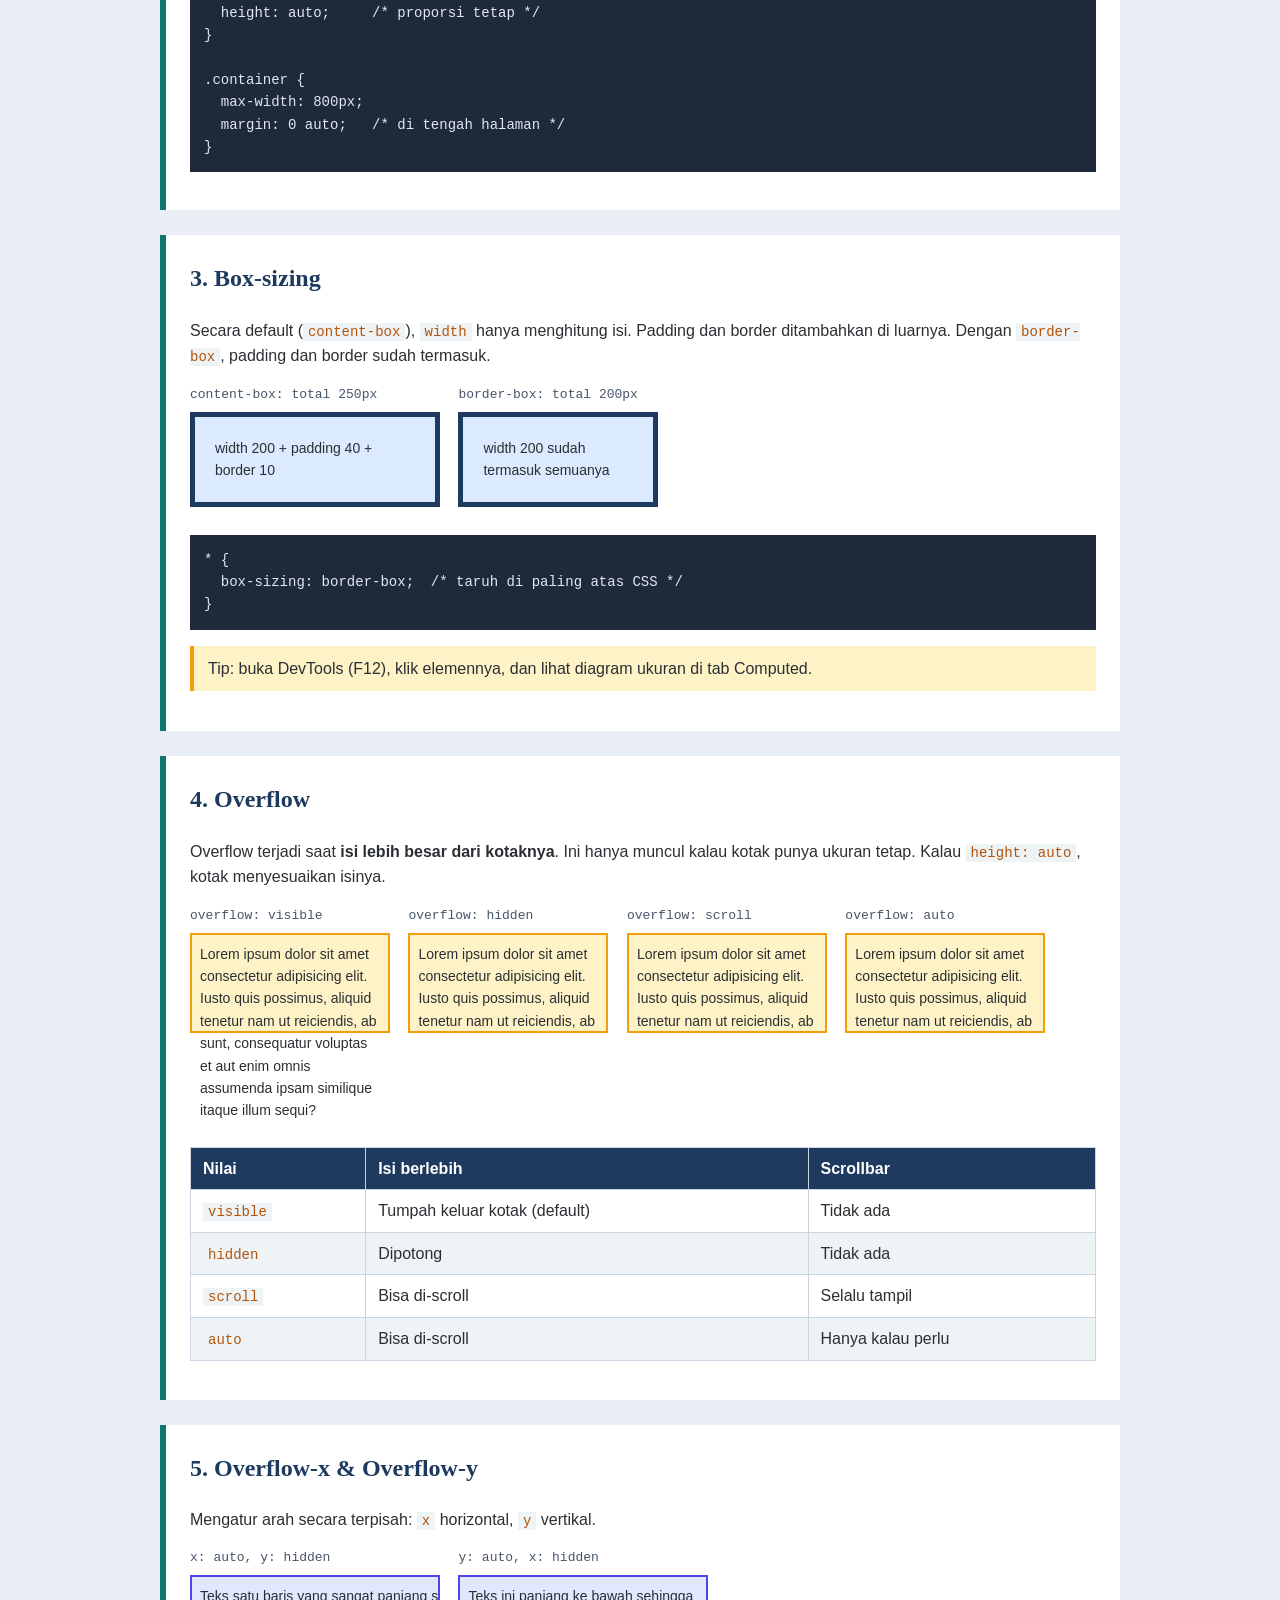
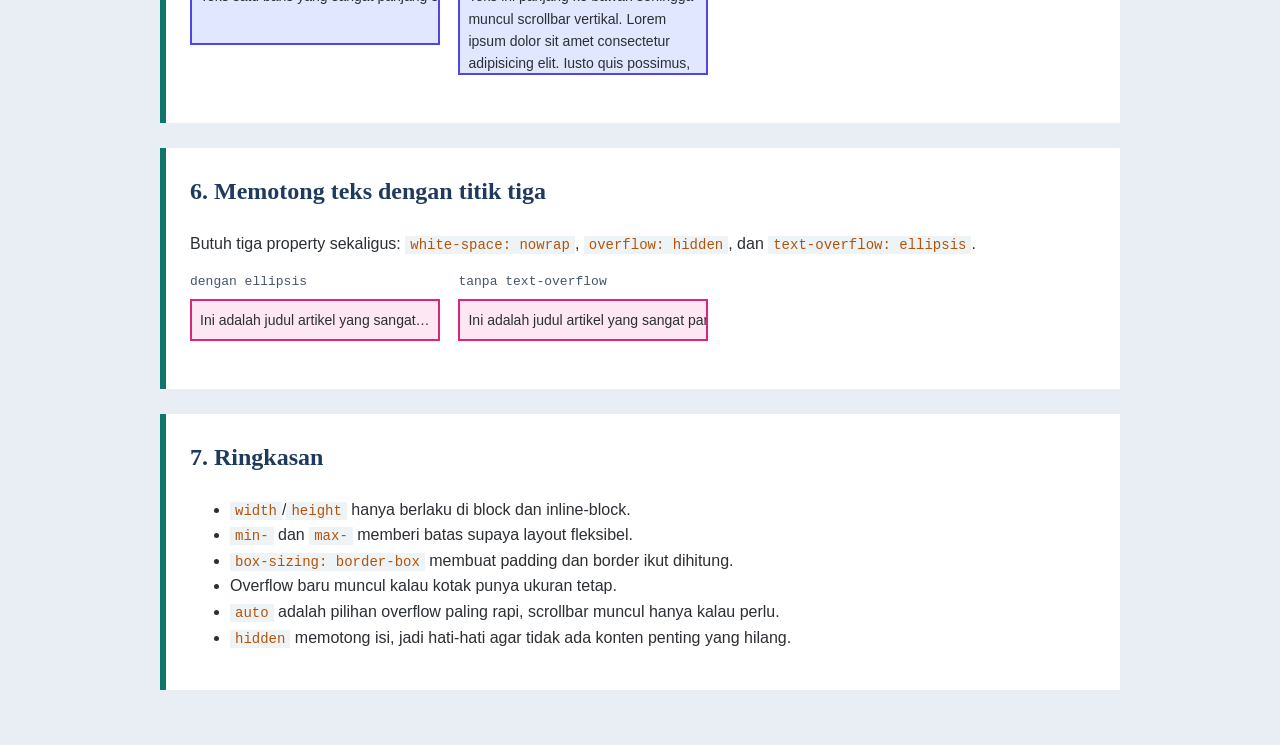
<file: Latihan-2/dimensi.html>
<!DOCTYPE html>
<html lang="id">
<head>
    <meta charset="UTF-8">
    <meta name="viewport" content="width=device-width, initial-scale=1.0">
    <title>Dimensi-Overflow CSS Layouting</title>
    <link rel="stylesheet" href="style.css">
</head>
<body>
<div class="wrapper">

    <!-- ===== JUDUL HALAMAN ===== -->
    <header class="judul">
        <h1>Dimensi &amp; Overflow</h1>
        <p>Catatan belajar CSS layouting: ukuran kotak dan apa yang terjadi kalau isinya kelebihan.</p>
    </header>


    <!-- ===== 1. WIDTH & HEIGHT ===== -->
    <section class="materi">
        <h2>1. Width &amp; Height</h2>
        <p>
            <code>width</code> mengatur lebar dan <code>height</code> mengatur tinggi.
            Keduanya hanya berlaku di elemen <b>block</b> dan <b>inline-block</b>.
            Elemen <b>inline</b> (misalnya <code>span</code>) mengabaikannya.
        </p>

        <!-- tabel dibungkus agar bisa digeser di layar kecil (materi overflow-x) -->
        <div class="tabel-wrap">
            <table>
                <thead>
                    <tr><th>Satuan</th><th>Artinya</th><th>Contoh</th></tr>
                </thead>
                <tbody>
                    <tr><td><code>px</code></td><td>Piksel, ukuran tetap</td><td><code>width: 300px</code></td></tr>
                    <tr><td><code>%</code></td><td>Persen dari ukuran parent</td><td><code>width: 50%</code></td></tr>
                    <tr><td><code>vw / vh</code></td><td>Persen dari lebar / tinggi layar</td><td><code>height: 100vh</code></td></tr>
                    <tr><td><code>em / rem</code></td><td>Relatif terhadap ukuran font</td><td><code>width: 20rem</code></td></tr>
                    <tr><td><code>auto</code></td><td>Ditentukan otomatis (default)</td><td><code>width: auto</code></td></tr>
                </tbody>
            </table>
        </div>

        <h3>Contoh</h3>
        <div class="baris">
            <!-- kotak hitam: contoh awal "Hello World" -->
            <div class="demo">
                <span class="label">width 200px, height 100px</span>
                <div class="hitam">Hello World</div>
            </div>

            <!-- persen mengikuti parent: parent 200px, anak 50% = 100px -->
            <div class="demo">
                <span class="label">width: 50% dari parent</span>
                <div class="induk-kecil">
                    <div class="setengah">50%</div>
                </div>
            </div>

            <!-- span inline mengabaikan width/height, inline-block tidak -->
            <div class="demo">
                <span class="label">inline vs inline-block</span>
                <span class="s-inline">inline</span>
                <span class="s-block">inline-block</span>
            </div>
        </div>

        <p class="catatan">
            <b>Ingat:</b> <code>height: 50%</code> sering tidak berhasil karena parent-nya belum
            punya tinggi yang jelas. Persen tinggi butuh acuan.
        </p>
    </section>


    <!-- ===== 2. MIN & MAX ===== -->
    <section class="materi">
        <h2>2. Min &amp; Max</h2>
        <p>
            <code>min-width</code>, <code>max-width</code>, <code>min-height</code>, dan
            <code>max-height</code> memberi <b>batas</b> ukuran supaya layout fleksibel.
        </p>

        <h3>max-width: lebar mengikuti parent, tapi ada batasnya</h3>
        <div class="maks">width: 100%; max-width: 300px;</div>
        <p>Coba kecilkan jendela browser: kotak ini menyusut. Saat jendela lebar, kotak berhenti di 300px.</p>

        <h3>min-height: tinggi minimal, boleh tumbuh</h3>
        <div class="baris">
            <div class="demo">
                <span class="label">teks pendek</span>
                <div class="min-tinggi">Isi sedikit, tinggi tetap 100px.</div>
            </div>
            <div class="demo">
                <span class="label">teks panjang</span>
                <div class="min-tinggi">Isi banyak membuat kotak bertambah tinggi. Lorem ipsum dolor sit amet consectetur adipisicing elit. Iusto quis possimus aliquid tenetur nam ut reiciendis.</div>
            </div>
        </div>

        <h3>Pola yang sering dipakai</h3>
<pre><code>img {
  max-width: 100%;  /* gambar tidak pernah melebihi parent */
  height: auto;     /* proporsi tetap */
}

.container {
  max-width: 800px;
  margin: 0 auto;   /* di tengah halaman */
}</code></pre>
    </section>


    <!-- ===== 3. BOX-SIZING ===== -->
    <section class="materi">
        <h2>3. Box-sizing</h2>
        <p>
            Secara default (<code>content-box</code>), <code>width</code> hanya menghitung isi.
            Padding dan border ditambahkan di luarnya. Dengan <code>border-box</code>,
            padding dan border sudah termasuk.
        </p>

        <div class="baris">
            <div class="demo">
                <span class="label">content-box: total 250px</span>
                <div class="cb">width 200 + padding 40 + border 10</div>
            </div>
            <div class="demo">
                <span class="label">border-box: total 200px</span>
                <div class="bb">width 200 sudah termasuk semuanya</div>
            </div>
        </div>

<pre><code>* {
  box-sizing: border-box;  /* taruh di paling atas CSS */
}</code></pre>
        <p class="catatan">Tip: buka DevTools (F12), klik elemennya, dan lihat diagram ukuran di tab Computed.</p>
    </section>


    <!-- ===== 4. OVERFLOW ===== -->
    <section class="materi">
        <h2>4. Overflow</h2>
        <p>
            Overflow terjadi saat <b>isi lebih besar dari kotaknya</b>. Ini hanya muncul kalau
            kotak punya ukuran tetap. Kalau <code>height: auto</code>, kotak menyesuaikan isinya.
        </p>

        <!-- label di atas kotak supaya teks yang tumpah tidak menimpa label -->
        <div class="baris baris-overflow">
            <div class="demo">
                <span class="label">overflow: visible</span>
                <div class="kotak o-visible">Lorem ipsum dolor sit amet consectetur adipisicing elit. Iusto quis possimus, aliquid tenetur nam ut reiciendis, ab sunt, consequatur voluptas et aut enim omnis assumenda ipsam similique itaque illum sequi?</div>
            </div>
            <div class="demo">
                <span class="label">overflow: hidden</span>
                <div class="kotak o-hidden">Lorem ipsum dolor sit amet consectetur adipisicing elit. Iusto quis possimus, aliquid tenetur nam ut reiciendis, ab sunt, consequatur voluptas et aut enim omnis assumenda ipsam similique itaque illum sequi?</div>
            </div>
            <div class="demo">
                <span class="label">overflow: scroll</span>
                <div class="kotak o-scroll">Lorem ipsum dolor sit amet consectetur adipisicing elit. Iusto quis possimus, aliquid tenetur nam ut reiciendis, ab sunt, consequatur voluptas et aut enim omnis assumenda ipsam similique itaque illum sequi?</div>
            </div>
            <div class="demo">
                <span class="label">overflow: auto</span>
                <div class="kotak o-auto">Lorem ipsum dolor sit amet consectetur adipisicing elit. Iusto quis possimus, aliquid tenetur nam ut reiciendis, ab sunt, consequatur voluptas et aut enim omnis assumenda ipsam similique itaque illum sequi?</div>
            </div>
        </div>

        <div class="tabel-wrap">
            <table>
                <thead>
                    <tr><th>Nilai</th><th>Isi berlebih</th><th>Scrollbar</th></tr>
                </thead>
                <tbody>
                    <tr><td><code>visible</code></td><td>Tumpah keluar kotak (default)</td><td>Tidak ada</td></tr>
                    <tr><td><code>hidden</code></td><td>Dipotong</td><td>Tidak ada</td></tr>
                    <tr><td><code>scroll</code></td><td>Bisa di-scroll</td><td>Selalu tampil</td></tr>
                    <tr><td><code>auto</code></td><td>Bisa di-scroll</td><td>Hanya kalau perlu</td></tr>
                </tbody>
            </table>
        </div>
    </section>


    <!-- ===== 5. OVERFLOW-X & OVERFLOW-Y ===== -->
    <section class="materi">
        <h2>5. Overflow-x &amp; Overflow-y</h2>
        <p>Mengatur arah secara terpisah: <code>x</code> horizontal, <code>y</code> vertikal.</p>

        <div class="baris">
            <div class="demo">
                <span class="label">x: auto, y: hidden</span>
                <div class="ox">Teks satu baris yang sangat panjang sehingga harus digeser ke samping untuk membacanya sampai habis.</div>
            </div>
            <div class="demo">
                <span class="label">y: auto, x: hidden</span>
                <div class="oy">Teks ini panjang ke bawah sehingga muncul scrollbar vertikal. Lorem ipsum dolor sit amet consectetur adipisicing elit. Iusto quis possimus, aliquid tenetur nam ut reiciendis, ab sunt, consequatur voluptas et aut enim omnis assumenda.</div>
            </div>
        </div>
    </section>


    <!-- ===== 6. TEXT-OVERFLOW ===== -->
    <section class="materi">
        <h2>6. Memotong teks dengan titik tiga</h2>
        <p>
            Butuh tiga property sekaligus: <code>white-space: nowrap</code>,
            <code>overflow: hidden</code>, dan <code>text-overflow: ellipsis</code>.
        </p>

        <div class="baris">
            <div class="demo">
                <span class="label">dengan ellipsis</span>
                <div class="elipsis">Ini adalah judul artikel yang sangat panjang sekali</div>
            </div>
            <div class="demo">
                <span class="label">tanpa text-overflow</span>
                <div class="potong">Ini adalah judul artikel yang sangat panjang sekali</div>
            </div>
        </div>
    </section>


    <!-- ===== 7. RINGKASAN ===== -->
    <section class="materi">
        <h2>7. Ringkasan</h2>
        <ul>
            <li><code>width</code>/<code>height</code> hanya berlaku di block dan inline-block.</li>
            <li><code>min-</code> dan <code>max-</code> memberi batas supaya layout fleksibel.</li>
            <li><code>box-sizing: border-box</code> membuat padding dan border ikut dihitung.</li>
            <li>Overflow baru muncul kalau kotak punya ukuran tetap.</li>
            <li><code>auto</code> adalah pilihan overflow paling rapi, scrollbar muncul hanya kalau perlu.</li>
            <li><code>hidden</code> memotong isi, jadi hati-hati agar tidak ada konten penting yang hilang.</li>
        </ul>
    </section>

</div>
</body>
</html>
</file>
<file: Latihan-10/style.css>
/* ==========================================================
   Z-INDEX - CSS dasar
   Bagian 1: pengaturan umum halaman
   Bagian 2: komponen tampilan (judul, kartu materi, tabel, kode)
   Bagian 3: contoh demo untuk tiap materi
   ========================================================== */


/* ---------- BAGIAN 1: PENGATURAN UMUM ---------- */

/* border-box -> width sudah termasuk padding dan border */
* {
    box-sizing: border-box;
}

body {
    background-color: #e8eef3;
    color: #2b2f33;
    font-family: "Segoe UI", Arial, sans-serif;
    font-size: 16px;
    line-height: 1.6;
    margin: 0;
    padding: 80px 15px 30px;    /* atas 80px: ruang untuk navbar fixed setinggi 50px */
}

/* max-width + margin auto -> konten di tengah, menyusut di layar kecil */
.wrapper {
    max-width: 960px;
    margin: 0 auto;
}

h1, h2, h3 {
    font-family: Georgia, "Times New Roman", serif;
    color: #1e3a5f;
}


/* ---------- BAGIAN 2: KOMPONEN TAMPILAN ---------- */

.judul {
    background-color: #1e3a5f;
    padding: 30px;
    margin-bottom: 25px;
    border-bottom: 6px solid #0f766e;
}

.judul h1 {
    color: #ffffff;
    margin: 0 0 8px 0;
}

.judul p {
    color: #cbd5e1;
    margin: 0;
}

/* kartu putih untuk tiap materi */
.materi {
    background-color: #ffffff;
    border-left: 6px solid #0f766e;
    padding: 24px;
    margin-bottom: 25px;
}

.materi h2 {
    margin-top: 0;
}

.materi h3 {
    color: #0f766e;
}

code {
    background-color: #eef4f6;
    color: #b45309;
    padding: 1px 5px;
    font-family: Consolas, monospace;
    font-size: 14px;
}

pre {
    background-color: #1e293b;
    color: #e2e8f0;
    padding: 14px;
    overflow-x: auto;
    font-size: 14px;
}

pre code {
    background: none;
    color: inherit;
    padding: 0;
}

.catatan {
    background-color: #fef3c7;
    border-left: 4px solid #f59e0b;
    padding: 10px 14px;
}

/* tabel bisa digeser ke samping di layar kecil */
.tabel-wrap {
    overflow-x: auto;
    margin-bottom: 15px;
}

table {
    width: 100%;
    border-collapse: collapse;
}

th {
    background-color: #1e3a5f;
    color: #ffffff;
    text-align: left;
}

th, td {
    padding: 8px 12px;
    border: 1px solid #cbd5e1;
}

/* nth-child: baris genap diberi warna selang-seling */
tbody tr:nth-child(even) {
    background-color: #eef4f6;
}


/* ---------- BAGIAN 3: CONTOH DEMO ---------- */

.baris {
    margin-bottom: 10px;
}

/* inline-block -> demo berjajar ke samping */
.demo {
    display: inline-block;
    vertical-align: top;
    margin: 0 14px 14px 0;
}

.label {
    display: block;
    font-family: Consolas, monospace;
    font-size: 13px;
    color: #475569;
    margin-bottom: 6px;
    max-width: 260px;
}


/* --- Navbar fixed (dari latihan) ---
   Mengacu ke layar dan menempel di atas.
   z-index 1000 lebih tinggi dari demo lain (999), jadi tidak pernah tertutup.
   Kalau z-index-nya dihapus, kotak berposisi yang lewat saat scroll bisa menimpanya. */
.navbar-fixed {
    position: fixed;
    top: 0;
    left: 0;
    width: 100%;
    height: 50px;
    padding: 0 20px;
    line-height: 50px;
    background-color: #1d4ed8;
    color: #ffffff;
    font-size: 14px;
    z-index: 1000;
}


/* --- Demo 2: tiga kotak bertumpuk ---
   Tiga kotak dari latihan (aslinya 100x100, diperkecil).
   Aslinya ditulis  div { position: absolute; ... }  yang mengenai semua div.
   Di sini dipakai class supaya div lain tidak ikut berubah. */
.induk-3 {
    position: relative;     /* acuan untuk kotak yang absolute */
    width: 170px;
    height: 150px;
    background-color: #f1f5f9;
    border: 2px solid #94a3b8;
}

.b {
    position: absolute;
    width: 80px;
    height: 80px;
}

.b1 { top: 0;    left: 0;    background-color: aqua; }
.b2 { top: 30px; left: 30px; background-color: black; }
.b3 { top: 60px; left: 60px; background-color: salmon; }

/* tanpa z-index, yang ditulis belakangan (salmon) berada paling atas.
   z-index 999 mengangkat kotak hitam ke atas semuanya. */
.tinggi {
    z-index: 999;
}


/* --- Demo 3: z-index pada elemen static --- */
.induk-s {
    width: 170px;
    padding: 8px;
    background-color: #f1f5f9;
    border: 2px solid #94a3b8;
}

/* merah: relative dengan z-index 1 */
.s1 {
    position: relative;
    z-index: 1;
    width: 80px;
    height: 80px;
    background-color: red;
}

/* kuning: static, jadi z-index 999 DIABAIKAN.
   margin-top negatif menariknya ke atas sehingga menimpa merah. */
.s2 {
    z-index: 999;
    width: 80px;
    height: 80px;
    margin-top: -40px;
    margin-left: 40px;
    background-color: gold;
}

/* setelah diberi position, z-index 999 mulai berfungsi */
.s2-rel {
    position: relative;
}


/* --- Demo 4: z-index negatif --- */

/* z-index: 0 + position membuat ruang tumpukan sendiri,
   jadi hiasan bernilai -1 tetap di atas latar kartu tetapi di belakang teks */
.kartu-neg {
    position: relative;
    z-index: 0;
    width: 280px;
    padding: 30px 20px;
    margin-bottom: 15px;
    background-color: #f1f5f9;
    border: 2px solid #94a3b8;
}

.kartu-neg p {
    margin: 0;
    font-weight: 600;
}

.hiasan {
    position: absolute;
    top: 14px;
    left: 14px;
    width: 150px;
    height: 46px;
    background-color: #fcd34d;
    z-index: -1;            /* dikirim ke belakang teks */
}


/* --- Demo 5: stacking context --- */
.induk-z {
    position: relative;
    width: 270px;
    height: 200px;
    background-color: #f8fafc;
    border: 2px solid #94a3b8;
}

/* parent A dan B: masing-masing membuat ruang tumpukan sendiri.
   Yang dibandingkan antar ruang adalah z-index parent: A (1) di bawah B (2). */
.ctx {
    position: absolute;
    padding: 4px 6px;
    font-size: 12px;
}

.ctx-a {
    top: 0;
    left: 0;
    width: 120px;
    height: 120px;
    background-color: #cbd5e1;
    z-index: 1;
}

.ctx-b {
    top: 50px;
    left: 100px;
    width: 140px;
    height: 120px;
    background-color: #fde68a;
    z-index: 2;
}

.anak {
    position: absolute;
    font-size: 12px;
    font-weight: bold;
    text-align: center;
}

/* z-index 999 hanya dihitung DI DALAM ruang A, jadi tetap kalah dari B */
.anak-a {
    top: 70px;
    left: 70px;
    width: 90px;
    height: 90px;
    background-color: aqua;
    z-index: 999;
}

.anak-b {
    top: 10px;
    left: 10px;
    width: 70px;
    height: 70px;
    background-color: salmon;
    z-index: 1;
}


/* --- Demo 6: header sticky tertutup konten --- */
.kotak-scroll {
    width: 230px;
    height: 150px;
    overflow-y: auto;
    border: 2px solid #94a3b8;
}

.header-s {
    position: sticky;
    top: 0;
    padding: 6px 10px;
    background-color: #1e3a5f;
    color: #ffffff;
    font-size: 14px;
}

.header-z {
    z-index: 10;
}

.kartu-s {
    position: relative;
    margin: 8px;
    padding: 12px;
    background-color: salmon;
    color: #ffffff;
    font-size: 14px;
}
</file>
<file: Latihan-3/style.css>
/* ==========================================================
   BOX MODEL - CSS dasar
   Bagian 1: pengaturan umum halaman
   Bagian 2: komponen tampilan (judul, kartu materi, tabel, kode)
   Bagian 3: contoh demo untuk tiap materi
   ========================================================== */


/* ---------- BAGIAN 1: PENGATURAN UMUM ---------- */

/* box-sizing: border-box -> width sudah termasuk padding dan border */
* {
    box-sizing: border-box;
}

body {
    background-color: #e8eef3;
    color: #2b2f33;
    font-family: "Segoe UI", Arial, sans-serif;
    font-size: 16px;
    line-height: 1.6;
    margin: 0;
    padding: 30px 15px;
}

/* max-width + margin auto -> konten di tengah, menyusut di layar kecil */
.wrapper {
    max-width: 960px;
    margin: 0 auto;
}

h1, h2, h3 {
    font-family: Georgia, "Times New Roman", serif;
    color: #1e3a5f;
}


/* ---------- BAGIAN 2: KOMPONEN TAMPILAN ---------- */

.judul {
    background-color: #1e3a5f;
    padding: 30px;
    margin-bottom: 25px;
    border-bottom: 6px solid #0f766e;
}

.judul h1 {
    color: #ffffff;
    margin: 0 0 8px 0;
}

.judul p {
    color: #cbd5e1;
    margin: 0;
}

/* kartu putih untuk tiap materi */
.materi {
    background-color: #ffffff;
    border-left: 6px solid #0f766e;
    padding: 24px;
    margin-bottom: 25px;
}

.materi h2 {
    margin-top: 0;
}

.materi h3 {
    color: #0f766e;
}

code {
    background-color: #eef4f6;
    color: #b45309;
    padding: 1px 5px;
    font-family: Consolas, monospace;
    font-size: 14px;
}

pre {
    background-color: #1e293b;
    color: #e2e8f0;
    padding: 14px;
    overflow-x: auto;
    font-size: 14px;
}

pre code {
    background: none;
    color: inherit;
    padding: 0;
}

.catatan {
    background-color: #fef3c7;
    border-left: 4px solid #f59e0b;
    padding: 10px 14px;
}

/* tabel bisa digeser ke samping di layar kecil */
.tabel-wrap {
    overflow-x: auto;
    margin-bottom: 15px;
}

table {
    width: 100%;
    border-collapse: collapse;
}

th {
    background-color: #1e3a5f;
    color: #ffffff;
    text-align: left;
}

th, td {
    padding: 8px 12px;
    border: 1px solid #cbd5e1;
}

/* nth-child: baris genap diberi warna selang-seling */
tbody tr:nth-child(even) {
    background-color: #eef4f6;
}


/* ---------- BAGIAN 3: CONTOH DEMO ---------- */

.baris {
    margin-bottom: 10px;
}

/* inline-block -> demo berjajar ke samping, tetap bisa diatur ukurannya */
.demo {
    display: inline-block;
    vertical-align: top;
    margin: 0 14px 14px 0;
}

.label {
    display: block;
    font-family: Consolas, monospace;
    font-size: 13px;
    color: #475569;
    margin-bottom: 6px;
}


/* --- Demo 1: diagram 4 lapisan ---
   Ini gambar penjelasan: tiap lapisan dibuat dari kotak bersarang
   yang diberi warna dan padding. (Margin asli tidak bisa diwarnai.) */
.lap-margin {
    display: inline-block;
    padding: 18px;
    margin-bottom: 18px;
    background-color: #fed7aa;      /* oranye = margin */
    color: #7c2d12;
    font-size: 13px;
    font-weight: bold;
}

.lap-border {
    padding: 10px;
    background-color: #fde047;      /* kuning = border */
    color: #713f12;
}

.lap-padding {
    padding: 18px;
    background-color: #86efac;      /* hijau = padding */
    color: #14532d;
}

.lap-content {
    padding: 14px 50px;
    background-color: #93c5fd;      /* biru = content */
    color: #1e3a8a;
    text-align: center;
}


/* --- Demo 2: padding --- */

/* ukuran dan warna sama, hanya padding yang beda */
.p-tanpa, .p-dengan {
    background-color: #dbeafe;
    border: 2px solid #1e3a5f;
    font-size: 14px;
}

.p-tanpa {
    padding: 0;
}

.p-dengan {
    padding: 20px;
}


/* --- Demo 3: border --- */

/* kotak dasar yang dipakai keempat jenis border */
.b-solid, .b-dashed, .b-dotted, .b-double {
    padding: 10px 16px;
    font-size: 14px;
    background-color: #fef3c7;
}

/* ketebalan, jenis garis, warna */
.b-solid  { border: 5px solid #0f766e; }
.b-dashed { border: 5px dashed #0f766e; }
.b-dotted { border: 5px dotted #0f766e; }
.b-double { border: 5px double #0f766e; }  /* double butuh minimal 3px */


/* --- Demo 4: margin --- */

/* border pada wrapper mencegah margin "bocor" keluar wrapper */
.area-margin {
    background-color: #e2e8f0;      /* abu = ruang di antara dua kotak */
    border: 2px solid #94a3b8;
    margin-bottom: 20px;
}

.m-a, .m-b {
    padding: 10px;
    color: #ffffff;
}

.m-a {
    background-color: #0f766e;
    margin-bottom: 30px;
}

.m-b {
    background-color: #1e3a5f;
    margin-top: 30px;               /* menyatu dengan 30px di atas, jarak tetap 30px */
}

.induk-tengah {
    background-color: #e2e8f0;
    border: 2px dashed #94a3b8;
    margin-bottom: 20px;
}

/* margin kiri-kanan auto -> otomatis di tengah */
.tengah {
    width: 200px;
    margin: 0 auto;
    padding: 10px;
    text-align: center;
    background-color: #0f766e;
    color: #ffffff;
}


/* --- Demo 5: shorthand padding --- */

.sh-1, .sh-2, .sh-3, .sh-4 {
    background-color: #bbf7d0;
    border: 2px solid #15803d;
    font-size: 14px;
}

.sh-1 { padding: 10px; }                  /* semua sisi */
.sh-2 { padding: 10px 30px; }             /* atas-bawah | kiri-kanan */
.sh-3 { padding: 5px 10px 20px; }         /* atas | kiri-kanan | bawah */
.sh-4 { padding: 5px 10px 15px 30px; }    /* atas | kanan | bawah | kiri */


/* --- Demo 6: ukuran total --- */

/* ukuran dan hiasan sama, hanya box-sizing yang beda */
.cb, .bb {
    width: 200px;
    padding: 20px;
    border: 5px solid #1e3a5f;
    background-color: #dbeafe;
    font-size: 14px;
}

.cb {
    box-sizing: content-box;   /* total 200 + 40 + 10 = 250px */
}

.bb {
    box-sizing: border-box;    /* total tetap 200px */
}
</file>
<file: Latihan-4/style.css>
/* ==========================================================
   MARGIN - CSS dasar
   Bagian 1: pengaturan umum halaman
   Bagian 2: komponen tampilan (judul, kartu materi, tabel, kode)
   Bagian 3: contoh demo untuk tiap materi
   ========================================================== */


/* ---------- BAGIAN 1: PENGATURAN UMUM ---------- */

/* box-sizing: border-box -> width sudah termasuk padding dan border */
* {
    box-sizing: border-box;
}

body {
    background-color: #e8eef3;
    color: #2b2f33;
    font-family: "Segoe UI", Arial, sans-serif;
    font-size: 16px;
    line-height: 1.6;
    margin: 0;
    padding: 30px 15px;
}

/* max-width + margin auto -> konten di tengah, menyusut di layar kecil */
.wrapper {
    max-width: 960px;
    margin: 0 auto;
}

h1, h2, h3 {
    font-family: Georgia, "Times New Roman", serif;
    color: #1e3a5f;
}


/* ---------- BAGIAN 2: KOMPONEN TAMPILAN ---------- */

.judul {
    background-color: #1e3a5f;
    padding: 30px;
    margin-bottom: 25px;
    border-bottom: 6px solid #0f766e;
}

.judul h1 {
    color: #ffffff;
    margin: 0 0 8px 0;
}

.judul p {
    color: #cbd5e1;
    margin: 0;
}

/* kartu putih untuk tiap materi */
.materi {
    background-color: #ffffff;
    border-left: 6px solid #0f766e;
    padding: 24px;
    margin-bottom: 25px;
}

.materi h2 {
    margin-top: 0;
}

.materi h3 {
    color: #0f766e;
}

code {
    background-color: #eef4f6;
    color: #b45309;
    padding: 1px 5px;
    font-family: Consolas, monospace;
    font-size: 14px;
}

pre {
    background-color: #1e293b;
    color: #e2e8f0;
    padding: 14px;
    overflow-x: auto;
    font-size: 14px;
}

pre code {
    background: none;
    color: inherit;
    padding: 0;
}

.catatan {
    background-color: #fef3c7;
    border-left: 4px solid #f59e0b;
    padding: 10px 14px;
}

/* tabel bisa digeser ke samping di layar kecil */
.tabel-wrap {
    overflow-x: auto;
    margin-bottom: 15px;
}

table {
    width: 100%;
    border-collapse: collapse;
}

th {
    background-color: #1e3a5f;
    color: #ffffff;
    text-align: left;
}

th, td {
    padding: 8px 12px;
    border: 1px solid #cbd5e1;
}

/* nth-child: baris genap diberi warna selang-seling */
tbody tr:nth-child(even) {
    background-color: #eef4f6;
}


/* ---------- BAGIAN 3: CONTOH DEMO ---------- */

/* .area = bidang abu-abu tempat contoh margin.
   Margin bersifat transparan, jadi warna abu-abu ini yang
   memperlihatkan ruang margin.
   Border pada .area mencegah margin anak "bocor" keluar (collapse dengan parent). */
.area {
    background-color: #e2e8f0;
    border: 2px solid #94a3b8;
    margin-bottom: 15px;
}

.baris {
    margin-bottom: 10px;
}

/* inline-block -> demo berjajar ke samping */
.demo {
    display: inline-block;
    vertical-align: top;
    margin: 0 14px 14px 0;
}

.label {
    display: block;
    font-family: Consolas, monospace;
    font-size: 13px;
    color: #475569;
    margin-bottom: 6px;
}

/* kotak berwarna dasar yang dipakai banyak demo */
.contoh-margin, .tengah, .tanpa-lebar,
.c-a, .c-b, .h-a, .h-b, .n-a, .n-b {
    padding: 10px;
    font-size: 14px;
    color: #ffffff;
}


/* --- Demo 1: cara pakai --- */

.contoh-margin {
    background-color: #0f766e;
    margin-top: 20px;       /* jarak ke tepi atas area */
    margin-left: 40px;      /* jarak ke tepi kiri area */
}


/* --- Demo 2: shorthand --- */

.area-mini {
    width: 160px;
    background-color: #e2e8f0;
    border: 2px solid #94a3b8;
}

/* kotak kecil di dalam area-mini; ruang abu-abu di sekitarnya = margin */
.sh-1, .sh-2, .sh-3, .sh-4 {
    height: 30px;
    background-color: #0f766e;
}

.sh-1 { margin: 10px; }                   /* semua sisi */
.sh-2 { margin: 10px 30px; }              /* atas-bawah | kiri-kanan */
.sh-3 { margin: 5px 10px 20px; }          /* atas | kiri-kanan | bawah */
.sh-4 { margin: 5px 10px 15px 30px; }     /* atas | kanan | bawah | kiri */


/* --- Demo 3: auto --- */

.tengah {
    width: 200px;
    margin: 0 auto;         /* atas-bawah 0, kiri-kanan auto -> di tengah */
    background-color: #0f766e;
}

.tanpa-lebar {
    margin: 10px auto 0 auto;   /* auto tidak berpengaruh: width-nya auto, sudah penuh */
    background-color: #1e3a5f;
}


/* --- Demo 4: margin collapse --- */

/* vertikal: 40px + 40px menyatu jadi 40px */
.c-a {
    background-color: #0f766e;
    margin-bottom: 40px;
}

.c-b {
    background-color: #1e3a5f;
    margin-top: 40px;
}

/* horizontal: inline-block, margin kiri-kanan dijumlahkan jadi 40px.
   (Spasi kecil tambahan muncul karena enter di HTML dihitung sebagai teks;
   di HTML kedua div ditulis rapat agar tidak ada spasi itu.) */
.h-a, .h-b {
    display: inline-block;
}

.h-a {
    background-color: #0f766e;
    margin-right: 20px;
}

.h-b {
    background-color: #1e3a5f;
    margin-left: 20px;
}


/* --- Demo 5: margin negatif --- */

.n-a {
    background-color: #0f766e;
    height: 60px;
}

/* elemen yang muncul belakangan tampil di atas elemen sebelumnya */
.n-b {
    background-color: #db2777;
    margin-top: -20px;      /* naik 20px, menimpa kotak A */
    margin-left: 40px;      /* bergeser 40px ke kanan */
}


/* --- Demo 6: latihan tiga kotak --- */

/* beda dengan kode awal: aturan "div { display: inline-block }" yang
   dikomentari tidak dipakai, karena inline-block akan menghilangkan
   margin collapse dan membuat kotak berjajar ke samping. */

.satu {
    width: 200px;
    height: 200px;
    background-color: aqua;
    margin: 50px auto;      /* atas-bawah 50px, kiri-kanan auto (tengah) */
}

.dua {
    width: 100px;
    height: 100px;
    background-color: violet;
    margin-top: 50px;       /* menyatu dengan margin-bottom kotak 1 -> jarak 50px */
    margin-bottom: 50px;    /* kalah besar oleh margin-top kotak 3 -> jarak 100px */
}                           /* tanpa auto, jadi tetap di kiri */

.tiga {
    width: 50px;
    height: 50px;
    background-color: blue;
    margin: 100px auto;     /* atas-bawah 100px, kiri-kanan auto (tengah) */
}

/* kotak 1, 2, dan 3 berada di .area, jadi dirapikan teksnya di sini */
.satu, .dua, .tiga {
    color: #1e293b;
    font-weight: bold;
    text-align: center;
}

.tiga {
    color: #ffffff;
}
</file>
<file: Latihan-5/style.css>
/* ==========================================================
   PADDING, BORDER & BOX-SIZING - CSS dasar
   Bagian 1: pengaturan umum halaman
   Bagian 2: komponen tampilan (judul, kartu materi, tabel, kode)
   Bagian 3: contoh demo untuk tiap materi
   ========================================================== */


/* ---------- BAGIAN 1: PENGATURAN UMUM ---------- */

/* box-sizing: border-box -> width sudah termasuk padding dan border.
   Ini juga yang membuat kotak latihan tetap 600 x 200. */
* {
    box-sizing: border-box;
}

body {
    background-color: #e8eef3;
    color: #2b2f33;
    font-family: "Segoe UI", Arial, sans-serif;
    font-size: 16px;
    line-height: 1.6;
    margin: 0;
    padding: 30px 15px;
}

/* max-width + margin auto -> konten di tengah, menyusut di layar kecil */
.wrapper {
    max-width: 960px;
    margin: 0 auto;
}

h1, h2, h3 {
    font-family: Georgia, "Times New Roman", serif;
    color: #1e3a5f;
}


/* ---------- BAGIAN 2: KOMPONEN TAMPILAN ---------- */

.judul {
    background-color: #1e3a5f;
    padding: 30px;
    margin-bottom: 25px;
    border-bottom: 6px solid #0f766e;
}

.judul h1 {
    color: #ffffff;
    margin: 0 0 8px 0;
}

.judul p {
    color: #cbd5e1;
    margin: 0;
}

/* kartu putih untuk tiap materi */
.materi {
    background-color: #ffffff;
    border-left: 6px solid #0f766e;
    padding: 24px;
    margin-bottom: 25px;
}

.materi h2 {
    margin-top: 0;
}

.materi h3 {
    color: #0f766e;
}

code {
    background-color: #eef4f6;
    color: #b45309;
    padding: 1px 5px;
    font-family: Consolas, monospace;
    font-size: 14px;
}

pre {
    background-color: #1e293b;
    color: #e2e8f0;
    padding: 14px;
    overflow-x: auto;
    font-size: 14px;
}

pre code {
    background: none;
    color: inherit;
    padding: 0;
}

.catatan {
    background-color: #fef3c7;
    border-left: 4px solid #f59e0b;
    padding: 10px 14px;
}

/* tabel bisa digeser ke samping di layar kecil */
.tabel-wrap {
    overflow-x: auto;
    margin-bottom: 15px;
}

table {
    width: 100%;
    border-collapse: collapse;
}

th {
    background-color: #1e3a5f;
    color: #ffffff;
    text-align: left;
}

th, td {
    padding: 8px 12px;
    border: 1px solid #cbd5e1;
}

/* nth-child: baris genap diberi warna selang-seling */
tbody tr:nth-child(even) {
    background-color: #eef4f6;
}


/* ---------- BAGIAN 3: CONTOH DEMO ---------- */

.baris {
    margin-bottom: 10px;
}

/* inline-block -> demo berjajar ke samping, tetap bisa diatur ukurannya */
.demo {
    display: inline-block;
    vertical-align: top;
    margin: 0 14px 14px 0;
}

.label {
    display: block;
    font-family: Consolas, monospace;
    font-size: 13px;
    color: #475569;
    margin-bottom: 6px;
}


/* --- Demo 1: padding ---
   Warna oranye = padding, kotak putih (.isi) = content.
   Hanya padding yang berbeda di antara ketiganya. */
.pad {
    background-color: #fdba74;
    border: 2px solid #c2410c;
}

.isi {
    background-color: #ffffff;
    padding: 4px 8px;           /* jarak teks di dalam kotak putih saja */
    font-size: 14px;
}

.p-0    { padding: 0; }                 /* tanpa padding */
.p-20   { padding: 20px; }              /* semua sisi 20px */
.p-sisi { padding: 10px 40px; }         /* atas-bawah 10px, kiri-kanan 40px */


/* --- Demo 2: border --- */

/* kotak dasar untuk semua contoh border */
.bd {
    padding: 10px 16px;
    font-size: 14px;
    background-color: #fef3c7;
}

/* jenis garis: tebal dan warna sama, hanya style yang beda */
.bd-solid  { border: 5px solid #0f766e; }
.bd-dashed { border: 5px dashed #0f766e; }
.bd-dotted { border: 5px dotted #0f766e; }
.bd-double { border: 5px double #0f766e; }   /* double butuh minimal 3px */

/* ketebalan: hanya angka yang beda */
.bd-1 { border: 1px solid #1e3a5f; }
.bd-4 { border: 4px solid #1e3a5f; }
.bd-8 { border: 8px solid #1e3a5f; }

/* per sisi: sisi lain tidak punya border */
.sisi-bawah { border-bottom: 4px solid #db2777; }
.sisi-kiri  { border-left: 8px solid #db2777; }

/* tiap sisi punya gaya sendiri */
.sisi-beda {
    border-top: 4px solid #0f766e;
    border-right: 4px dashed #db2777;
    border-bottom: 4px double #1e3a5f;
    border-left: 4px dotted #f59e0b;
}


/* --- Demo 3: box-sizing --- */

/* ukuran dan hiasan sama, hanya box-sizing yang beda */
.cb, .bb {
    width: 200px;
    padding: 20px;
    border: 5px solid #1e3a5f;
    background-color: #dbeafe;
    font-size: 14px;
}

.cb {
    box-sizing: content-box;   /* total 200 + 40 + 10 = 250px */
}

.bb {
    box-sizing: border-box;    /* total tetap 200px */
}

/* masalah nyata: width 100% + padding */
.induk {
    width: 300px;
    border: 2px dashed #94a3b8;
}

.k-cb, .k-bb {
    width: 100%;
    padding: 20px;
    border: 2px solid #db2777;
    background-color: #fce7f3;
    font-size: 14px;
}

.k-cb {
    box-sizing: content-box;   /* 100% + 40 + 4 -> melebihi parent */
}

.k-bb {
    box-sizing: border-box;    /* 100% sudah termasuk padding dan border */
}


/* --- Demo 4: latihan ---
   Di kode awal, ini ditulis sebagai aturan  div { ... }  yang mengenai
   SEMUA div. Di halaman ini dipindah ke class .kotak supaya
   pembungkus halaman dan demo lain tidak ikut berubah. */
.kotak {
    width: 600px;
    max-width: 100%;            /* di layar kecil kotak menyusut, tidak melebar keluar */
    height: 200px;
    background-color: coral;
    margin: 10px auto;          /* atas-bawah 10px, kiri-kanan auto (tengah) */
    padding: 50px;              /* auto dan negatif tidak berlaku pada padding */
    border: 5px solid black;
    overflow: auto;             /* kalau isi terlalu panjang, bisa di-scroll */
}

/* .satu dan .dua menimpa sebagian aturan .kotak (yang ditulis belakangan menang) */
.satu {
    background-color: orange;
    padding: 10px;
    border: 4px dashed red;
}

.dua {
    background-color: blue;
    color: #ffffff;             /* ditambahkan supaya teks terbaca di latar biru */
    padding: 20px;
    border: 5px solid green;
}
</file>
<file: Latihan-6/style.css>
/* ==========================================================
   CSS RESET - CSS dasar
   Bagian 1: pengaturan umum halaman
   Bagian 2: komponen tampilan (judul, kartu materi, tabel, kode)
   Bagian 3: contoh demo (sebelum dan sesudah reset)
   ========================================================== */


/* ---------- BAGIAN 1: PENGATURAN UMUM ---------- */

/* Halaman catatan ini sengaja TIDAK memakai reset di seluruh halaman,
   supaya contoh "tanpa reset" masih memperlihatkan gaya bawaan browser.
   Reset hanya dipasang pada contoh lewat class .reset (lihat Bagian 3). */

/* box-sizing: border-box -> width sudah termasuk padding dan border */
* {
    box-sizing: border-box;
}

body {
    background-color: #e8eef3;
    color: #2b2f33;
    font-family: "Segoe UI", Arial, sans-serif;
    font-size: 16px;
    line-height: 1.6;
    margin: 0;
    padding: 30px 15px;
}

/* max-width + margin auto -> konten di tengah, menyusut di layar kecil */
.wrapper {
    max-width: 960px;
    margin: 0 auto;
}

h1, h2, h3 {
    font-family: Georgia, "Times New Roman", serif;
    color: #1e3a5f;
}


/* ---------- BAGIAN 2: KOMPONEN TAMPILAN ---------- */

.judul {
    background-color: #1e3a5f;
    padding: 30px;
    margin-bottom: 25px;
    border-bottom: 6px solid #0f766e;
}

.judul h1 {
    color: #ffffff;
    margin: 0 0 8px 0;
}

.judul p {
    color: #cbd5e1;
    margin: 0;
}

/* kartu putih untuk tiap materi */
.materi {
    background-color: #ffffff;
    border-left: 6px solid #0f766e;
    padding: 24px;
    margin-bottom: 25px;
}

.materi h2 {
    margin-top: 0;
}

.materi h3 {
    color: #0f766e;
}

code {
    background-color: #eef4f6;
    color: #b45309;
    padding: 1px 5px;
    font-family: Consolas, monospace;
    font-size: 14px;
}

pre {
    background-color: #1e293b;
    color: #e2e8f0;
    padding: 14px;
    overflow-x: auto;
    font-size: 14px;
}

pre code {
    background: none;
    color: inherit;
    padding: 0;
}

.catatan {
    background-color: #fef3c7;
    border-left: 4px solid #f59e0b;
    padding: 10px 14px;
}

/* tabel bisa digeser ke samping di layar kecil */
.tabel-wrap {
    overflow-x: auto;
    margin-bottom: 15px;
}

table {
    width: 100%;
    border-collapse: collapse;
}

th {
    background-color: #1e3a5f;
    color: #ffffff;
    text-align: left;
}

th, td {
    padding: 8px 12px;
    border: 1px solid #cbd5e1;
}

/* nth-child: baris genap diberi warna selang-seling */
tbody tr:nth-child(even) {
    background-color: #eef4f6;
}


/* ---------- BAGIAN 3: CONTOH DEMO ---------- */

.baris {
    margin-bottom: 10px;
}

/* inline-block -> demo berjajar ke samping, tetap bisa diatur ukurannya */
.demo {
    display: inline-block;
    vertical-align: top;
    margin: 0 14px 14px 0;
}

.label {
    display: block;
    font-family: Consolas, monospace;
    font-size: 13px;
    color: #475569;
    margin-bottom: 6px;
}

/* bingkai untuk tiap contoh. Padding mencegah margin anak
   "bocor" keluar, jadi jarak bawaan h1 dan p tetap terlihat di dalam bingkai */
.area-demo {
    width: 280px;
    padding: 12px;
    background-color: #f8fafc;
    border: 2px dashed #94a3b8;
}

/* kotak hitam dari latihan: aslinya aturan  div { ... }  yang mengenai
   semua div. Dipindah ke class supaya div lain di halaman tidak ikut berubah. */
.kotak-hitam {
    width: 200px;
    height: 200px;
    background-color: black;
}


/* --- Reset (versi terbatas untuk contoh) ---
   Isinya sama dengan reset Eric Meyer, tetapi diberi awalan .reset
   dan hanya untuk elemen yang dipakai di contoh. Kalau tidak diberi awalan,
   reset akan mengubah seluruh halaman catatan ini. */
.reset h1, .reset p, .reset ul, .reset li, .reset strong, .reset a {
    margin: 0;
    padding: 0;
    border: 0;
    font-size: 100%;
    font: inherit;              /* ukuran, ketebalan, dan miring ikut parent */
    vertical-align: baseline;
}

/* setara dengan  body { line-height: 1; }  di reset aslinya */
.reset {
    line-height: 1;
}

/* setara dengan  ol, ul { list-style: none; } */
.reset ul {
    list-style: none;
}


/* --- Setelah reset: gaya sendiri ---
   Ditulis SETELAH aturan .reset dengan specificity yang sama,
   jadi yang belakangan menang dan mengatur ulang gaya yang tadi dihapus. */
.rapi {
    line-height: 1.5;
}

.rapi h1 {
    font-size: 24px;
    font-weight: bold;
    margin: 12px 0 8px 0;
}

.rapi p {
    margin-bottom: 8px;
}

.rapi strong {
    font-weight: bold;
}

.rapi ul {
    list-style: disc;
    padding-left: 20px;
}
</file>
<file: Latihan-7/style.css>
/* ==========================================================
   FLOAT - CSS dasar
   Bagian 1: pengaturan umum halaman
   Bagian 2: komponen tampilan (judul, kartu materi, tabel, kode)
   Bagian 3: contoh demo untuk tiap materi
   ========================================================== */


/* ---------- BAGIAN 1: PENGATURAN UMUM ---------- */

/* border-box -> width sudah termasuk padding dan border */
* {
    box-sizing: border-box;
}

body {
    background-color: #e8eef3;
    color: #2b2f33;
    font-family: "Segoe UI", Arial, sans-serif;
    font-size: 16px;
    line-height: 1.6;
    margin: 0;
    padding: 30px 15px;
}

/* max-width + margin auto -> konten di tengah, menyusut di layar kecil */
.wrapper {
    max-width: 960px;
    margin: 0 auto;
}

h1, h2, h3 {
    font-family: Georgia, "Times New Roman", serif;
    color: #1e3a5f;
}


/* ---------- BAGIAN 2: KOMPONEN TAMPILAN ---------- */

.judul {
    background-color: #1e3a5f;
    padding: 30px;
    margin-bottom: 25px;
    border-bottom: 6px solid #0f766e;
}

.judul h1 {
    color: #ffffff;
    margin: 0 0 8px 0;
}

.judul p {
    color: #cbd5e1;
    margin: 0;
}

/* kartu putih untuk tiap materi */
.materi {
    background-color: #ffffff;
    border-left: 6px solid #0f766e;
    padding: 24px;
    margin-bottom: 25px;
    overflow: auto;     /* kartu ikut membungkus elemen float di dalamnya */
}

.materi h2 {
    margin-top: 0;
}

.materi h3 {
    color: #0f766e;
}

code {
    background-color: #eef4f6;
    color: #b45309;
    padding: 1px 5px;
    font-family: Consolas, monospace;
    font-size: 14px;
}

pre {
    background-color: #1e293b;
    color: #e2e8f0;
    padding: 14px;
    overflow-x: auto;
    font-size: 14px;
}

pre code {
    background: none;
    color: inherit;
    padding: 0;
}

.catatan {
    background-color: #fef3c7;
    border-left: 4px solid #f59e0b;
    padding: 10px 14px;
}

/* tabel bisa digeser ke samping di layar kecil */
.tabel-wrap {
    overflow-x: auto;
    margin-bottom: 15px;
}

table {
    width: 100%;
    border-collapse: collapse;
}

th {
    background-color: #1e3a5f;
    color: #ffffff;
    text-align: left;
}

th, td {
    padding: 8px 12px;
    border: 1px solid #cbd5e1;
}

/* nth-child: baris genap diberi warna selang-seling */
tbody tr:nth-child(even) {
    background-color: #eef4f6;
}


/* ---------- BAGIAN 3: CONTOH DEMO ---------- */

.baris {
    margin-bottom: 10px;
}

/* inline-block -> demo berjajar ke samping, tetap bisa diatur ukurannya */
.demo {
    display: inline-block;
    vertical-align: top;
    margin: 0 14px 14px 0;
}

.demo-lebar {
    width: 100%;
    max-width: 420px;
}

.demo-sedang {
    width: 260px;
}

.label {
    display: block;
    font-family: Consolas, monospace;
    font-size: 13px;
    color: #475569;
    margin-bottom: 6px;
}


/* --- Demo 1: text wrapping --- */

/* bingkai berborder agar terlihat batas parent-nya */
.bungkus {
    border: 2px solid #94a3b8;
    padding: 10px;
    font-size: 14px;
}

.bungkus p {
    margin: 0;
}

/* gambar ke kanan: margin kiri agar teks tidak menempel.
   Aslinya ditulis  img { float: right }  yang mengenai SEMUA gambar.
   Di sini dipakai class supaya hanya gambar tertentu yang di-float. */
.logo-kanan {
    float: right;
    width: 100px;
    margin: 0 0 6px 10px;
}

/* gambar ke kiri: margin kanan agar teks tidak menempel */
.logo-kiri {
    float: left;
    width: 100px;
    margin: 0 10px 6px 0;
}


/* --- Demo 2: kotak berjajar --- */

/* max-width 400px -> kotak tidak muat satu baris, jadi turun ke baris baru */
.area {
    max-width: 400px;
    background-color: #f8fafc;
    border: 2px solid #94a3b8;
    padding: 5px;
    margin-bottom: 15px;
}

/* menjaga tinggi parent mengikuti isi yang di-float */
.area-fix {
    overflow: auto;
}

.kotak {
    width: 60px;
    height: 60px;
    background-color: salmon;
    color: #ffffff;
    text-align: center;
    line-height: 60px;      /* sama dengan height -> angka di tengah vertikal */
    font-size: 24px;
    margin: 2px;
}

.kanan { float: right; }    /* urutan terbalik: 1 di paling kanan */
.kiri  { float: left; }     /* urutan normal: 1 di paling kiri */


/* --- Demo 3: parent menciut --- */

.parent {
    width: 200px;
    background-color: #fdf2f8;
    border: 2px solid #db2777;
}

.mini {
    float: left;
    width: 50px;
    height: 50px;
    background-color: #db2777;
    margin: 2px;
}

/* tanpa perbaikan: tinggi parent nol, kotak keluar dari bingkai.
   margin-bottom hanya memberi ruang agar tidak menimpa konten di bawahnya. */
.masalah {
    margin-bottom: 65px;
}

/* perbaikan 1: overflow membuat parent mau membungkus float */
.fix-overflow {
    overflow: auto;
}

/* perbaikan 2: flow-root, cara modern khusus untuk masalah ini */
.fix-flow {
    display: flow-root;
}


/* --- Demo 4: clear --- */

.kotak-clear {
    float: left;
    width: 80px;
    height: 80px;
    margin-right: 8px;
    background-color: salmon;
    color: #ffffff;
    text-align: center;
    line-height: 80px;
}

.area p {
    margin: 0;
    font-size: 14px;
}

/* clear: both -> turun ke bawah semua float (kiri maupun kanan) */
.bersih {
    clear: both;
}


/* --- Demo 5: layout tiga kolom ---
   Lebar persen dan totalnya 100%. Di kode awal memakai px (150 + 500 + 150 = 800). */
.kolom-wrap {
    max-width: 800px;
    border: 2px solid #94a3b8;
    padding: 5px;
    overflow: auto;         /* parent membungkus kolom yang di-float */
}

.kolom {
    float: left;
    height: 150px;          /* di kode awal 500px; dipendekkan agar halaman ringkas */
    padding: 10px;
    color: #ffffff;
    font-size: 14px;
}

.k1 { width: 20%; background-color: salmon; }
.k2 { width: 60%; background-color: #0f766e; }
.k3 { width: 20%; background-color: #1e3a5f; }
</file>
<file: Latihan-8/style.css>
/* ==========================================================
   CLEARFIX - CSS dasar
   Bagian 1: pengaturan umum halaman
   Bagian 2: komponen tampilan (judul, kartu materi, tabel, kode)
   Bagian 3: contoh demo untuk tiap materi
   ========================================================== */


/* ---------- BAGIAN 1: PENGATURAN UMUM ---------- */

/* border-box -> width sudah termasuk padding dan border */
* {
    box-sizing: border-box;
}

body {
    background-color: #e8eef3;
    color: #2b2f33;
    font-family: "Segoe UI", Arial, sans-serif;
    font-size: 16px;
    line-height: 1.6;
    margin: 0;
    padding: 30px 15px;
}

/* max-width + margin auto -> konten di tengah, menyusut di layar kecil */
.wrapper {
    max-width: 960px;
    margin: 0 auto;
}

h1, h2, h3 {
    font-family: Georgia, "Times New Roman", serif;
    color: #1e3a5f;
}


/* ---------- BAGIAN 2: KOMPONEN TAMPILAN ---------- */

.judul {
    background-color: #1e3a5f;
    padding: 30px;
    margin-bottom: 25px;
    border-bottom: 6px solid #0f766e;
}

.judul h1 {
    color: #ffffff;
    margin: 0 0 8px 0;
}

.judul p {
    color: #cbd5e1;
    margin: 0;
}

/* kartu putih untuk tiap materi */
.materi {
    background-color: #ffffff;
    border-left: 6px solid #0f766e;
    padding: 24px;
    margin-bottom: 25px;
}

.materi h2 {
    margin-top: 0;
}

.materi h3 {
    color: #0f766e;
}

code {
    background-color: #eef4f6;
    color: #b45309;
    padding: 1px 5px;
    font-family: Consolas, monospace;
    font-size: 14px;
}

pre {
    background-color: #1e293b;
    color: #e2e8f0;
    padding: 14px;
    overflow-x: auto;
    font-size: 14px;
}

pre code {
    background: none;
    color: inherit;
    padding: 0;
}

.catatan {
    background-color: #fef3c7;
    border-left: 4px solid #f59e0b;
    padding: 10px 14px;
}

/* tabel bisa digeser ke samping di layar kecil */
.tabel-wrap {
    overflow-x: auto;
    margin-bottom: 15px;
}

table {
    width: 100%;
    border-collapse: collapse;
}

th {
    background-color: #1e3a5f;
    color: #ffffff;
    text-align: left;
}

th, td {
    padding: 8px 12px;
    border: 1px solid #cbd5e1;
}

/* nth-child: baris genap diberi warna selang-seling */
tbody tr:nth-child(even) {
    background-color: #eef4f6;
}


/* ---------- BAGIAN 3: CONTOH DEMO ---------- */

.baris {
    margin-bottom: 10px;
}

/* inline-block -> demo berjajar ke samping */
.demo {
    display: inline-block;
    vertical-align: top;
    margin: 0 14px 14px 0;
}

.label {
    display: block;
    font-family: Consolas, monospace;
    font-size: 13px;
    color: #475569;
    margin-bottom: 6px;
}


/* --- Parent dan kotak yang di-float ---
   Semua demo memakai parent dan tiga kotak yang sama.
   Hanya class tambahan di parent yang membedakan hasilnya. */
.parent {
    width: 200px;
    background-color: #fdf2f8;      /* kalau parent menciut, warna ini tidak terlihat */
    border: 2px solid #db2777;
}

.mini {
    float: left;                    /* keluar dari alur normal */
    width: 50px;
    height: 50px;
    background-color: #db2777;
    margin: 2px;
}

/* .masalah sengaja tidak diberi aturan apa pun.
   Inilah kondisi tanpa perbaikan: parent menciut. */


/* --- Solusi 1: elemen kosong --- */
.clear {
    clear: both;        /* menolak berdampingan dengan float, jadi turun ke bawahnya */
}


/* --- Solusi 2: overflow --- */
.fix-overflow {
    overflow: auto;
}


/* --- Solusi 3: clearfix ---
   ::after membuat elemen bayangan di akhir isi parent. */
.clearfix::after {
    content: "";            /* wajib, tanpa ini elemen tidak dibuat */
    display: block;         /* supaya bisa di-clear */
    clear: both;            /* turun di bawah semua float, parent ikut memanjang */
}


/* --- Solusi 4: flow-root --- */
.fix-flow {
    display: flow-root;
}


/* --- Latihan: layout dua kolom --- */

/* parent berlatar abu-abu agar mudah terlihat membungkus atau tidak */
.layout {
    max-width: 600px;
    background-color: #e2e8f0;
    border: 2px solid #64748b;
    padding: 10px;
    margin-bottom: 15px;
}

.konten, .sidebar {
    padding: 10px;
    font-size: 14px;
    color: #ffffff;
}

/* tinggi dibuat tetap agar ukuran margin pada .tanpa mudah dihitung */
.konten {
    float: left;
    width: 65%;
    height: 100px;
    background-color: salmon;
}

.sidebar {
    float: right;
    width: 32%;
    height: 80px;
    background-color: #0f766e;
}

/* tanpa clearfix: parent menciut, jadi diberi margin besar
   supaya tidak menimpa konten di bawahnya. Ini hanya akal-akalan
   untuk demo, bukan perbaikan sebenarnya. */
.tanpa {
    margin-bottom: 115px;
}
</file>
<file: Latihan-9/style.css>
/* ==========================================================
   POSITION - CSS dasar
   Bagian 1: pengaturan umum halaman
   Bagian 2: komponen tampilan (judul, kartu materi, tabel, kode)
   Bagian 3: contoh demo untuk tiap materi
   ========================================================== */


/* ---------- BAGIAN 1: PENGATURAN UMUM ---------- */

/* border-box -> width sudah termasuk padding dan border */
* {
    box-sizing: border-box;
}

body {
    background-color: #e8eef3;
    color: #2b2f33;
    font-family: "Segoe UI", Arial, sans-serif;
    font-size: 16px;
    line-height: 1.6;
    margin: 0;
    padding: 30px 15px;
}

/* max-width + margin auto -> konten di tengah, menyusut di layar kecil */
.wrapper {
    max-width: 960px;
    margin: 0 auto;
}

h1, h2, h3 {
    font-family: Georgia, "Times New Roman", serif;
    color: #1e3a5f;
}


/* ---------- BAGIAN 2: KOMPONEN TAMPILAN ---------- */

.judul {
    background-color: #1e3a5f;
    padding: 30px;
    margin-bottom: 25px;
    border-bottom: 6px solid #0f766e;
}

.judul h1 {
    color: #ffffff;
    margin: 0 0 8px 0;
}

.judul p {
    color: #cbd5e1;
    margin: 0;
}

/* kartu putih untuk tiap materi */
.materi {
    background-color: #ffffff;
    border-left: 6px solid #0f766e;
    padding: 24px;
    margin-bottom: 25px;
}

.materi h2 {
    margin-top: 0;
}

.materi h3 {
    color: #0f766e;
}

code {
    background-color: #eef4f6;
    color: #b45309;
    padding: 1px 5px;
    font-family: Consolas, monospace;
    font-size: 14px;
}

pre {
    background-color: #1e293b;
    color: #e2e8f0;
    padding: 14px;
    overflow-x: auto;
    font-size: 14px;
}

pre code {
    background: none;
    color: inherit;
    padding: 0;
}

.catatan {
    background-color: #fef3c7;
    border-left: 4px solid #f59e0b;
    padding: 10px 14px;
}

/* tabel bisa digeser ke samping di layar kecil */
.tabel-wrap {
    overflow-x: auto;
    margin-bottom: 15px;
}

table {
    width: 100%;
    border-collapse: collapse;
}

th {
    background-color: #1e3a5f;
    color: #ffffff;
    text-align: left;
}

th, td {
    padding: 8px 12px;
    border: 1px solid #cbd5e1;
}

/* nth-child: baris genap diberi warna selang-seling */
tbody tr:nth-child(even) {
    background-color: #eef4f6;
}


/* ---------- BAGIAN 3: CONTOH DEMO ---------- */

.baris {
    margin-bottom: 10px;
}

/* inline-block -> demo berjajar ke samping */
.demo {
    display: inline-block;
    vertical-align: top;
    margin: 0 14px 14px 0;
}

.label {
    display: block;
    font-family: Consolas, monospace;
    font-size: 13px;
    color: #475569;
    margin-bottom: 6px;
}


/* --- Demo 1 sampai 3: static dan relative ---
   Tiga kotak dari latihan (aslinya 200x200, diperkecil agar ringkas).
   Aslinya ditulis  div { width: 200px; height: 200px }  yang mengenai
   semua div. Di sini dipakai class supaya div lain tidak ikut berubah. */
.area {
    width: 150px;
    padding: 8px;
    background-color: #f1f5f9;
    border: 2px solid #94a3b8;
}

.kotak {
    width: 70px;
    height: 70px;
}

.merah { background-color: red; }
.emas  { background-color: gold; }
.ungu  { background-color: violet; }

/* static: top dan left DIABAIKAN, kotak tidak bergeser */
.s-dua {
    position: static;
    top: 50px;
    left: 30px;
}

/* relative: bergeser dari posisi semula, ruang aslinya tetap ada.
   Karena ruang kuning masih terpakai, kotak ungu tidak naik. */
.r-dua {
    position: relative;
    left: 30px;      /* geser ke kanan 30px */
    top: 50px;       /* geser ke bawah 50px */
}

/* top: 0 dan left: 0 -> tidak ada perubahan posisi */
.r-nol {
    position: relative;
    left: 0;
    top: 0;
}


/* --- Demo 4: absolute --- */

/* parent diberi position: relative (tanpa digeser) sebagai acuan
   untuk anak yang absolute */
.induk-abs {
    position: relative;
    width: 260px;
    height: 150px;
    background-color: #e2e8f0;
    border: 2px solid #94a3b8;
}

.blok {
    width: 110px;
    height: 36px;
    padding: 4px 8px;
    background-color: #0f766e;
    color: #ffffff;
    font-size: 13px;
    margin-bottom: 4px;
}

/* absolute: ruang aslinya hilang (C langsung menempel di bawah A).
   Posisinya dihitung dari sudut .induk-abs */
.ab-kanan {
    position: absolute;
    top: 8px;
    right: 8px;
    width: 50px;
    background-color: #db2777;
}

.ab-kiri {
    position: absolute;
    bottom: 8px;
    left: 8px;
    width: 50px;
    background-color: #f59e0b;
    color: #1e3a5f;
}


/* --- Demo 5: fixed --- */

/* mengacu ke layar, jadi tetap di pojok kanan bawah saat scroll */
.tombol-atas {
    position: fixed;
    bottom: 20px;
    right: 20px;
    z-index: 10;            /* di atas konten lain */
    padding: 10px 16px;
    background-color: #0f766e;
    color: #ffffff;
    font-size: 14px;
    text-decoration: none;
}

.tombol-atas:hover {
    background-color: #1e3a5f;
}


/* --- Demo 6: sticky --- */

/* kotak yang bisa di-scroll: sticky bekerja di dalam area scroll ini */
.kotak-scroll {
    width: 280px;
    height: 160px;
    overflow-y: auto;
    border: 2px solid #94a3b8;
}

.kotak-scroll p {
    margin: 0;
    padding: 6px 10px;
    font-size: 14px;
}

/* menempel di tepi atas saat di-scroll. Wajib ada top */
.judul-sticky {
    position: sticky;
    top: 0;
    padding: 6px 10px;
    background-color: #1e3a5f;
    color: #ffffff;
    font-size: 14px;
}


/* --- Demo 7: z-index --- */

.induk-z {
    position: relative;
    width: 200px;
    height: 150px;
    background-color: #f1f5f9;
    border: 2px solid #94a3b8;
}

/* tiga kotak absolute yang saling menimpa */
.z {
    position: absolute;
    width: 90px;
    height: 90px;
}

.z-a { left: 10px; top: 10px; }
.z-b { left: 40px; top: 30px; }
.z-c { left: 70px; top: 50px; }

.merah-z { background-color: red; }
.emas-z  { background-color: gold; }
.ungu-z  { background-color: violet; }

/* tanpa z-index, yang ditulis belakangan di HTML berada paling atas.
   z-index yang lebih besar mengalahkan urutan itu. */
.z-tinggi {
    z-index: 3;
}
</file>
<file: Project-1/style.css>
/* ==========================================================
   FAZ-GARAGE - Halaman Artikel (Responsif)
   1. Pengaturan umum     7. Hero (foto sampul)
   2. Reset ringan        8. Isi halaman (artikel + sidebar)
   3. Navbar fixed        9. Clearfix
   4. Container          10. Footer
   5. Logo GitHub        11. Responsif (tablet dan smartphone)
   6. Header dan menu
   ========================================================== */


/* ---------- 1. PENGATURAN UMUM ---------- */

/* border-box -> width sudah termasuk padding dan border */
* {
    box-sizing: border-box;
}

body {
    font-family: 'Segoe UI', Arial, Geneva, Verdana, sans-serif;
    font-size: 1.0625rem;       /* 17px */
    line-height: 1.7;           /* tinggi baris */
    color: #111827;             /* teks: hampir hitam */
    background-color: #f4f5f7;  /* cadangan kalau gambar background belum termuat */
    background-image: url(img/background.png);
    margin: 0;                  /* hapus margin bawaan browser (8px) agar container
                                   menempel ke navbar dan tepi layar */
    padding-top: 40px;          /* ruang untuk navbar fixed (tingginya 40px),
                                   agar bagian atas halaman tidak tertutup */
}

/* Versi shorthand font (hasilnya sama):
   body {
       font: 1.0625rem/1.7 "Segoe UI", Roboto, Arial, sans-serif;
   }
*/


/* ---------- 2. RESET RINGAN ----------
   Menghapus jarak bawaan list. Ditulis di atas supaya aturan
   list yang lebih spesifik di bawah (menu, .item) tetap menang. */
ul, li {
    padding: 0;
    margin: 0;
}


/* ---------- 3. NAVBAR FIXED ----------
   position: fixed -> mengacu ke layar, tetap di atas saat halaman di-scroll.
   top, left, right = 0 -> membentang penuh dari kiri ke kanan.
   z-index -> berada di atas konten lain. Isi menu menyusul. */
.top-bar {
    position: fixed;
    top: 0;
    left: 0;
    right: 0;
    height: 40px;
    background-color: salmon;
    z-index: 100;
}

/* isi navbar: lebar maksimal 960px dan di tengah, sama seperti .container,
   supaya kolom pencarian sejajar dengan tepi kanan halaman */
.top-bar-isi {
    max-width: 960px;
    margin: 0 auto;
    padding: 5px 20px;          /* atas-bawah 5px: kolom 30px berada di tengah bar 40px */
}

/* kolom pencarian: float right -> menempel di sisi kanan */
.cari {
    float: right;
}

.cari input {
    width: 200px;
    height: 30px;
    padding: 0 10px;
    border: none;
    font-size: 0.875rem;        /* 14px */
    vertical-align: top;        /* sejajar dengan tombol */
}

.cari button {
    height: 30px;
    padding: 0 14px;
    border: none;
    background-color: #1f2937;
    color: #ffffff;
    font-size: 0.875rem;
    vertical-align: top;
    cursor: pointer;
}

.cari button:hover {
    background-color: #111827;
}


/* ---------- 4. CONTAINER ----------
   max-width (bukan width) -> di layar kecil menyusut, tidak melebar keluar.
   margin auto -> berada di tengah halaman.
   position: relative -> jadi acuan untuk logo GitHub yang absolute. */
.container {
    max-width: 960px;
    margin: auto;
    background-color: #ffffff;
    position: relative;
    padding-top: 20px;
    overflow: hidden;           /* bagian logo yang keluar dari container dipotong,
                                   jadi halaman tidak bisa digeser ke samping */
}


/* ---------- 5. LOGO GITHUB ----------
   position: absolute -> dihitung dari sudut .container (parent relative).
   Ukuran dan posisinya disesuaikan lagi di bagian responsif. */
.github {
    position: absolute;
    top: 0;                     /* menempel ke tepi atas container (abaikan padding-top) */
    right: -52px;               /* gambar punya sisi transparan 52px di kanan,
                                   digeser keluar agar pita menempel ke tepi kanan */
    width: 200px;
    height: 200px;
    background-image: url(img/github.png);
    background-repeat: no-repeat;
    z-index: 10;                /* di atas header dan hero, di bawah navbar */
}


/* ---------- 6. HEADER DAN MENU ---------- */

.header {
    padding: 20px 20px 10px;    /* atas | kiri-kanan | bawah */
}

/* menu: item berjajar ke samping dengan inline-block */
.header ul li {
    display: inline-block;
    margin-right: 7px;
}

/* link menu: tanpa garis bawah, warna aksen oranye */
.header a {
    text-decoration: none;
    color: #c2410c;
    padding: 5px;
}

.header a:hover {
    background-color: salmon;
    color: #ffffff;
}


/* ---------- 7. HERO (FOTO SAMPUL) ---------- */

.hero {
    height: 380px;
    background-image: url(img/hero1.jpg);
    background-size: cover;         /* gambar menutupi seluruh area */
    background-position: 0 -250px;  /* geser gambar ke atas untuk memilih bagian yang tampil */
    border-top: 5px solid #e5e7eb;
    border-bottom: 5px solid #e5e7eb;
}


/* ---------- 8. ISI HALAMAN (ARTIKEL + SIDEBAR) ----------
   Dua kolom dibuat dengan float. Lebarnya memakai persen supaya ikut
   menyusut saat container mengecil:
   600px / 960px = 62.5%  (artikel)
   300px / 960px = 31.25% (sidebar)
   Sisanya 6.25% (60px di layar lebar) menjadi jarak di antara keduanya.
   Pembungkus .content diberi class clearfix (lihat bagian 9). */

/* --- Kolom artikel --- */
.main {
    float: left;
    width: 62.5%;
    padding: 20px;
}

/* judul dan paragraf diberi jarak dalam agar tidak menempel ke tepi */
h1, h2, h3, p {
    padding: 10px;
}

/* baris "ditulis oleh ..." */
.penulis {
    font-style: italic;
}

/* link penulis memakai warna aksen yang sama dengan menu */
.penulis a {
    color: #c2410c;
}

/* daftar tanda motor perlu ke bengkel: digeser ke kanan agar bullet terlihat */
ul.item {
    padding-left: 55px;
}

/* --- Kolom sidebar --- */
.sidebar {
    float: right;
    width: 31.25%;
    padding: 20px;
}

/* foto penulis di-float ke kiri, jadi teks mengalir di sebelah kanannya.
   Jarak ke teks memakai margin, BUKAN padding: pada border-box, padding
   ikut mengurangi lebar sehingga foto 70x70 akan terlihat gepeng. */
.sidebar img {
    float: left;
    width: 70px;
    height: 70px;
    margin-right: 10px;
    object-fit: cover;      /* foto dipotong rapi, tidak melar */
}

.sidebar p {
    font-size: 12px;
}


/* ---------- 9. CLEARFIX ----------
   Parent yang semua isinya di-float akan menciut jadi tinggi nol.
   ::after membuat elemen bayangan di akhir parent yang menolak
   berdampingan dengan float (clear: both), sehingga parent ikut memanjang
   dan footer berada di bawah kedua kolom.
   Dipasang di HTML: <div class="content clearfix"> */
.clearfix::after {
    content: "";
    display: block;
    clear: both;
}


/* ---------- 10. FOOTER ---------- */

.footer {
    background-color: #1f2937;      /* abu kebiruan gelap */
}

.footer .copy {
    color: #eaeaea;
    text-align: center;
    font-size: 0.875rem;            /* 14px */
    margin: 0;
}


/* ==========================================================
   11. RESPONSIF
   @media = aturan yang hanya berlaku saat kondisi layar terpenuhi.
   max-width: 768px artinya "untuk layar selebar 768px atau lebih kecil".
   Aturan di dalamnya menimpa aturan di atas, jadi harus ditulis PALING BAWAH.
   ========================================================== */

/* --- Smartphone (768px ke bawah) --- */
@media (max-width: 768px) {

    /* navbar: kolom pencarian dipersempit agar muat di layar kecil */
    .top-bar-isi {
        padding: 5px 10px;
    }

    .cari input {
        width: 150px;
    }

    /* logo GitHub dikecilkan agar tidak menutupi konten.
       Sisi transparan ikut mengecil: 52px x (90 / 200) = sekitar 23px,
       jadi right diganti -23px agar pita tetap menempel ke tepi. */
    .github {
        width: 90px;
        height: 90px;
        right: -23px;
        background-size: contain;   /* gambar menyesuaikan ukuran kotak */
    }

    /* header: ruang di kanan agar judul dan menu tidak tertimpa logo */
    .header {
        padding: 15px 100px 10px 15px;
    }

    /* hero lebih pendek, bagian tengah gambar yang ditampilkan */
    .hero {
        height: 200px;
        background-position: center;
    }

    /* dua kolom tersusun ke bawah: float dimatikan, lebar penuh */
    .main,
    .sidebar {
        float: none;
        width: 100%;
    }

    .main {
        padding: 15px;
    }

    /* sidebar diberi garis pemisah dari artikel */
    .sidebar {
        padding: 15px;
        border-top: 1px solid #e5e7eb;
    }

    /* teks sidebar lebih besar agar terbaca di layar kecil */
    .sidebar p {
        font-size: 0.875rem;        /* 14px */
    }

    /* daftar tidak perlu menjorok terlalu jauh */
    ul.item {
        padding-left: 35px;
    }
}
</file>
<file: Latihan-1/style.css>
/* 1. BLOCK */
.blok {
    display: block;
    width: 200px;
    background: lightblue;
}

/* 2. INLINE */
.link li {
    display: inline;
    background: yellow;
}

/* 3. INLINE-BLOCK */
.inline {
    display: inline-block;
    width: 120px;
    height: 40px;
    background: coral;
}

/* 4. NONE */
.none {
    display: none;
}

/* 5. FLEX */
.navbar {
    display: flex;
    justify-content: space-between; /* sumbu utama */
    align-items: center;            /* sumbu silang */
    gap: 16px;
    list-style: none;
    padding: 10px 20px;
    background: #333;
}

.navbar a {
    color: white;
}

/* 6. GRID */
.galeri {
    display: grid;
    grid-template-columns: repeat(3, 1fr); /* 3 kolom sama lebar */
    gap: 10px;
}

.galeri div {
    background: lightblue;
    padding: 20px;
    text-align: center;
}
</file>
<file: Latihan-2/style.css>
/* ==========================================================
   DIMENSI & OVERFLOW - CSS dasar
   Bagian 1: pengaturan umum halaman
   Bagian 2: komponen tampilan (judul, kartu materi, tabel, kode)
   Bagian 3: contoh demo untuk tiap materi
   ========================================================== */


/* ---------- BAGIAN 1: PENGATURAN UMUM ---------- */

/* box-sizing: border-box -> width sudah termasuk padding dan border.
   Ditulis di paling atas supaya berlaku untuk semua elemen (*). */
* {
    box-sizing: border-box;
}

body {
    background-color: #e8eef3;
    color: #2b2f33;
    font-family: "Segoe UI", Arial, sans-serif;
    font-size: 16px;
    line-height: 1.6;
    margin: 0;
    padding: 30px 15px;
}

/* max-width + margin auto -> konten di tengah, menyusut di layar kecil */
.wrapper {
    max-width: 960px;
    margin: 0 auto;
}

h1, h2, h3 {
    font-family: Georgia, "Times New Roman", serif;
    color: #1e3a5f;
}


/* ---------- BAGIAN 2: KOMPONEN TAMPILAN ---------- */

.judul {
    background-color: #1e3a5f;
    padding: 30px;
    margin-bottom: 25px;
    border-bottom: 6px solid #0f766e;
}

.judul h1 {
    color: #ffffff;
    margin: 0 0 8px 0;
}

.judul p {
    color: #cbd5e1;
    margin: 0;
}

/* kartu putih untuk tiap materi */
.materi {
    background-color: #ffffff;
    border-left: 6px solid #0f766e;
    padding: 24px;
    margin-bottom: 25px;
}

.materi h2 {
    margin-top: 0;
}

.materi h3 {
    color: #0f766e;
}

/* kode di dalam teks */
code {
    background-color: #eef4f6;
    color: #b45309;
    padding: 1px 5px;
    font-family: Consolas, monospace;
    font-size: 14px;
}

/* blok kode: overflow-x auto -> baris panjang bisa digeser */
pre {
    background-color: #1e293b;
    color: #e2e8f0;
    padding: 14px;
    overflow-x: auto;
    font-size: 14px;
}

/* code di dalam pre tidak perlu warna latar sendiri */
pre code {
    background: none;
    color: inherit;
    padding: 0;
}

/* kotak catatan kuning */
.catatan {
    background-color: #fef3c7;
    border-left: 4px solid #f59e0b;
    padding: 10px 14px;
}

/* pembungkus tabel: bisa digeser ke samping di layar kecil */
.tabel-wrap {
    overflow-x: auto;
    margin-bottom: 15px;
}

table {
    width: 100%;
    border-collapse: collapse;
}

th {
    background-color: #1e3a5f;
    color: #ffffff;
    text-align: left;
}

th, td {
    padding: 8px 12px;
    border: 1px solid #cbd5e1;
}

/* nth-child: baris genap diberi warna selang-seling */
tbody tr:nth-child(even) {
    background-color: #eef4f6;
}


/* ---------- BAGIAN 3: CONTOH DEMO ---------- */

/* .baris membungkus beberapa demo yang berjajar */
.baris {
    margin-bottom: 10px;
}

/* khusus demo overflow: beri ruang di bawah supaya
   teks yang tumpah (visible) tidak menimpa konten berikutnya */
.baris-overflow {
    padding-bottom: 90px;
}

/* inline-block -> demo berjajar ke samping tapi tetap bisa diatur ukurannya.
   vertical-align top -> semua demo rata di atas.
   Catatan: ada celah kecil antar demo karena spasi di HTML dihitung sebagai teks. */
.demo {
    display: inline-block;
    vertical-align: top;
    margin: 0 14px 14px 0;
}

/* tulisan kecil di atas tiap contoh */
.label {
    display: block;
    font-family: Consolas, monospace;
    font-size: 13px;
    color: #475569;
    margin-bottom: 6px;
}


/* --- Demo 1: width & height --- */

/* contoh awal: Hello World */
.hitam {
    width: 200px;
    height: 100px;
    padding: 8px;
    background-color: black;
    color: azure;
}

/* parent 200px, anaknya 50% -> jadi 100px */
.induk-kecil {
    width: 200px;
    border: 2px dashed #94a3b8;
}

.setengah {
    width: 50%;
    padding: 8px;
    background-color: #0f766e;
    color: #ffffff;
}

/* span (inline): width dan height DIABAIKAN */
.s-inline {
    width: 120px;
    height: 40px;
    background-color: #99f6e4;
}

/* inline-block: width dan height BERLAKU */
.s-block {
    display: inline-block;
    width: 120px;
    height: 40px;
    background-color: #fdba74;
}


/* --- Demo 2: min & max --- */

/* lebar 100% parent, tapi tidak boleh lebih dari 300px */
.maks {
    width: 100%;
    max-width: 300px;
    padding: 12px;
    background-color: #0f766e;
    color: #ffffff;
}

/* tinggi minimal 100px, bertambah kalau isinya banyak */
.min-tinggi {
    width: 200px;
    min-height: 100px;
    padding: 8px;
    font-size: 14px;
    background-color: #ccfbf1;
    border: 2px solid #0f766e;
}


/* --- Demo 3: box-sizing --- */

/* ukuran dan hiasan sama, hanya box-sizing yang beda */
.cb, .bb {
    width: 200px;
    padding: 20px;
    border: 5px solid #1e3a5f;
    background-color: #dbeafe;
    font-size: 14px;
}

.cb {
    box-sizing: content-box;   /* total 200 + 40 + 10 = 250px */
}

.bb {
    box-sizing: border-box;    /* total tetap 200px */
}


/* --- Demo 4: overflow --- */

/* kotak ukuran tetap, isinya sengaja lebih panjang dari kotak */
.kotak {
    width: 200px;
    height: 100px;
    padding: 8px;
    font-size: 14px;
    background-color: #fef3c7;
    border: 2px solid #f59e0b;
}

.o-visible { overflow: visible; }  /* default: tumpah keluar */
.o-hidden  { overflow: hidden; }   /* dipotong */
.o-scroll  { overflow: scroll; }   /* scrollbar selalu tampil */
.o-auto    { overflow: auto; }     /* scrollbar hanya kalau perlu */


/* --- Demo 5: overflow-x dan overflow-y --- */

/* white-space: nowrap -> teks tidak turun baris, jadi melebar ke samping */
.ox {
    width: 250px;
    height: 70px;
    padding: 8px;
    font-size: 14px;
    white-space: nowrap;
    overflow-x: auto;      /* geser kiri-kanan */
    overflow-y: hidden;    /* atas-bawah dipotong */
    background-color: #e0e7ff;
    border: 2px solid #4f46e5;
}

.oy {
    width: 250px;
    height: 100px;
    padding: 8px;
    font-size: 14px;
    overflow-y: auto;      /* scroll atas-bawah */
    overflow-x: hidden;    /* kiri-kanan dipotong */
    background-color: #e0e7ff;
    border: 2px solid #4f46e5;
}


/* --- Demo 6: text-overflow --- */

/* dua kotak memakai dua property yang sama:
   nowrap (satu baris) + hidden (potong yang berlebih) */
.elipsis, .potong {
    width: 250px;
    padding: 8px;
    font-size: 14px;
    white-space: nowrap;
    overflow: hidden;
    background-color: #fce7f3;
    border: 2px solid #db2777;
}

/* hanya .elipsis yang diberi titik tiga */
.elipsis {
    text-overflow: ellipsis;
}
</file>
